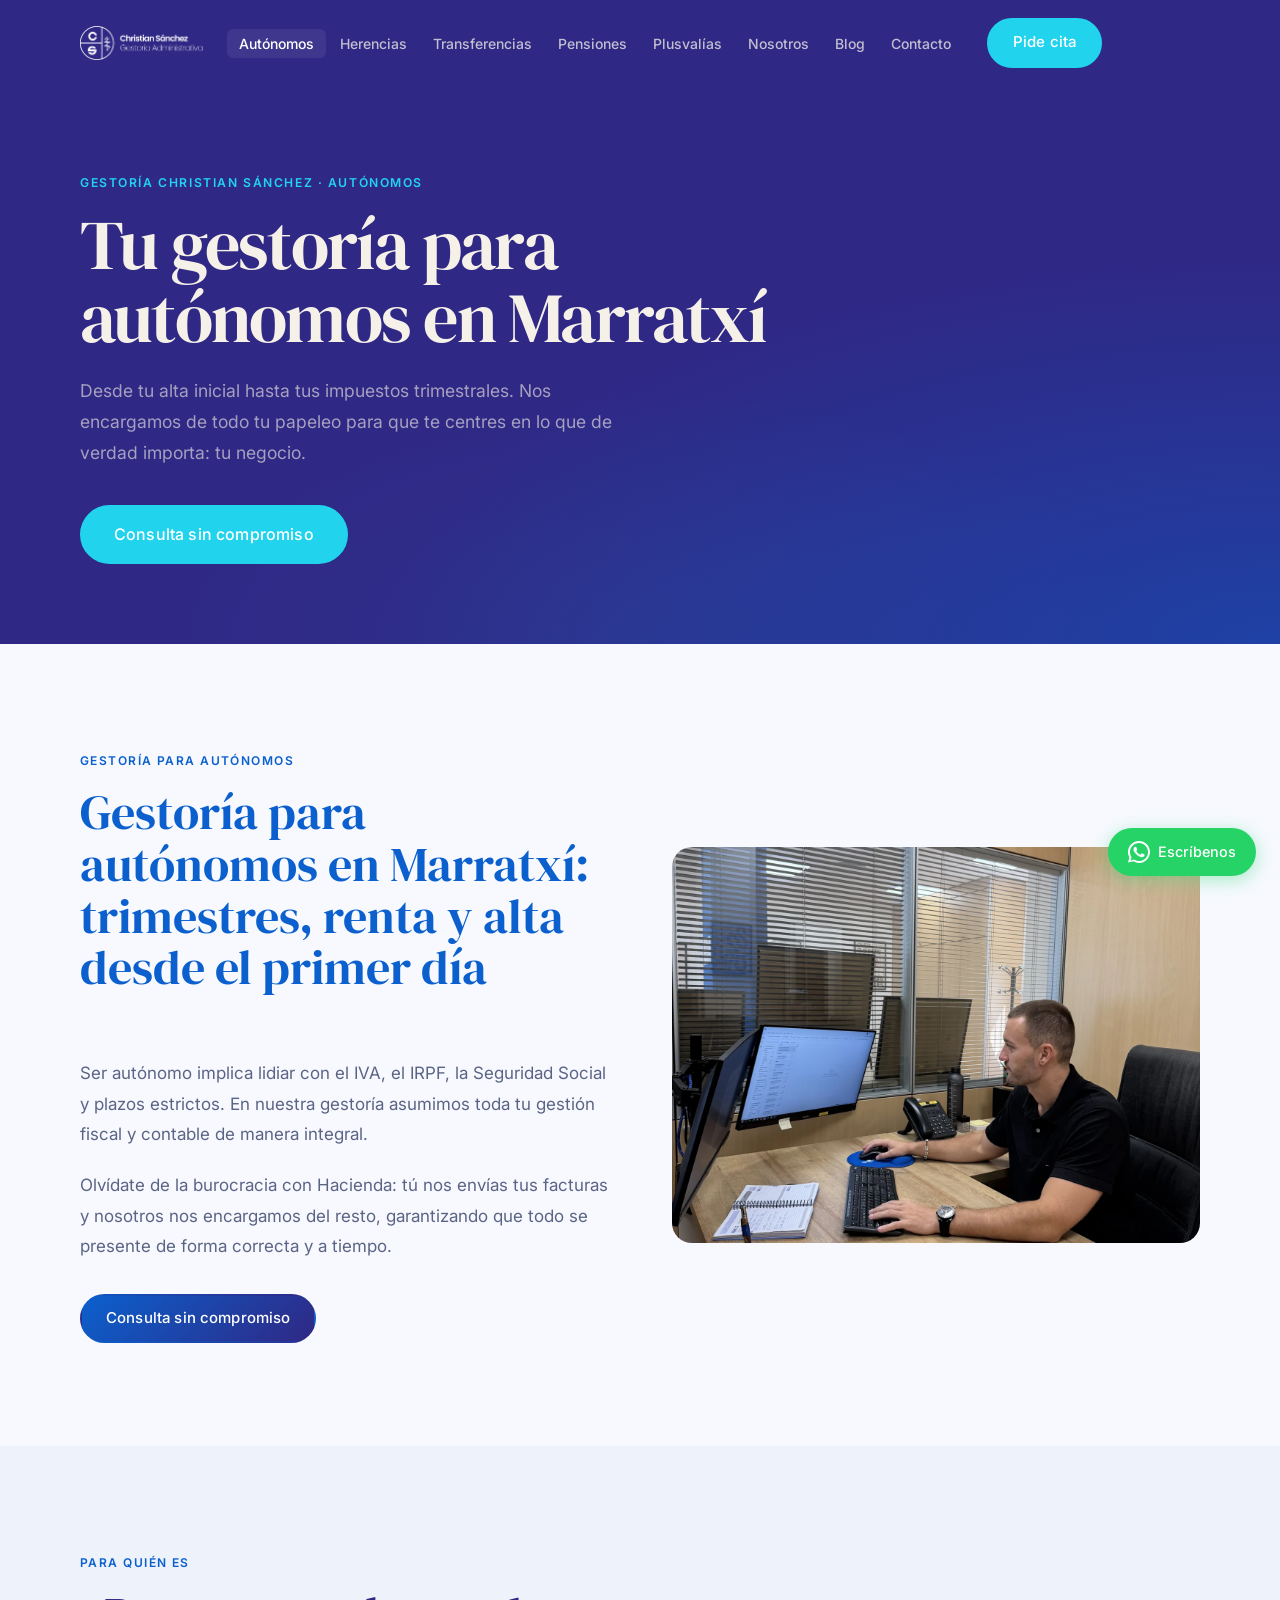
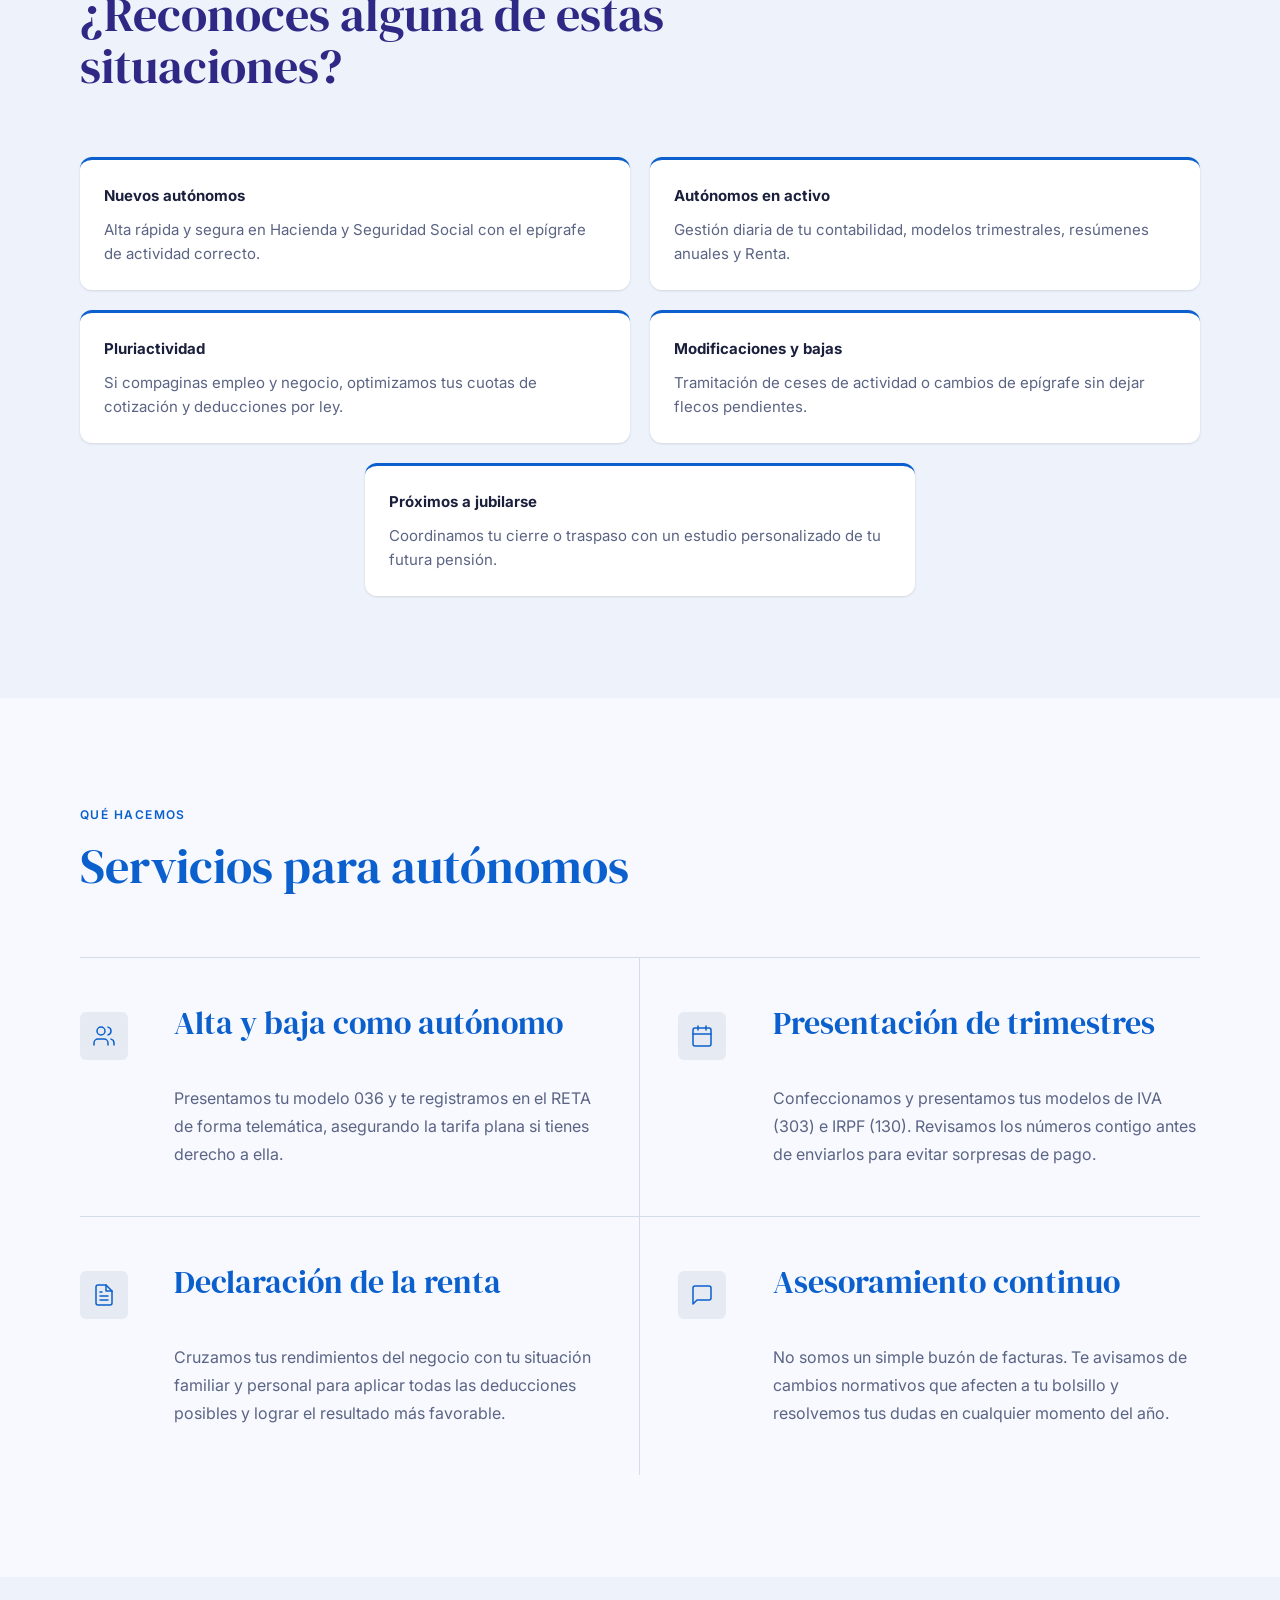
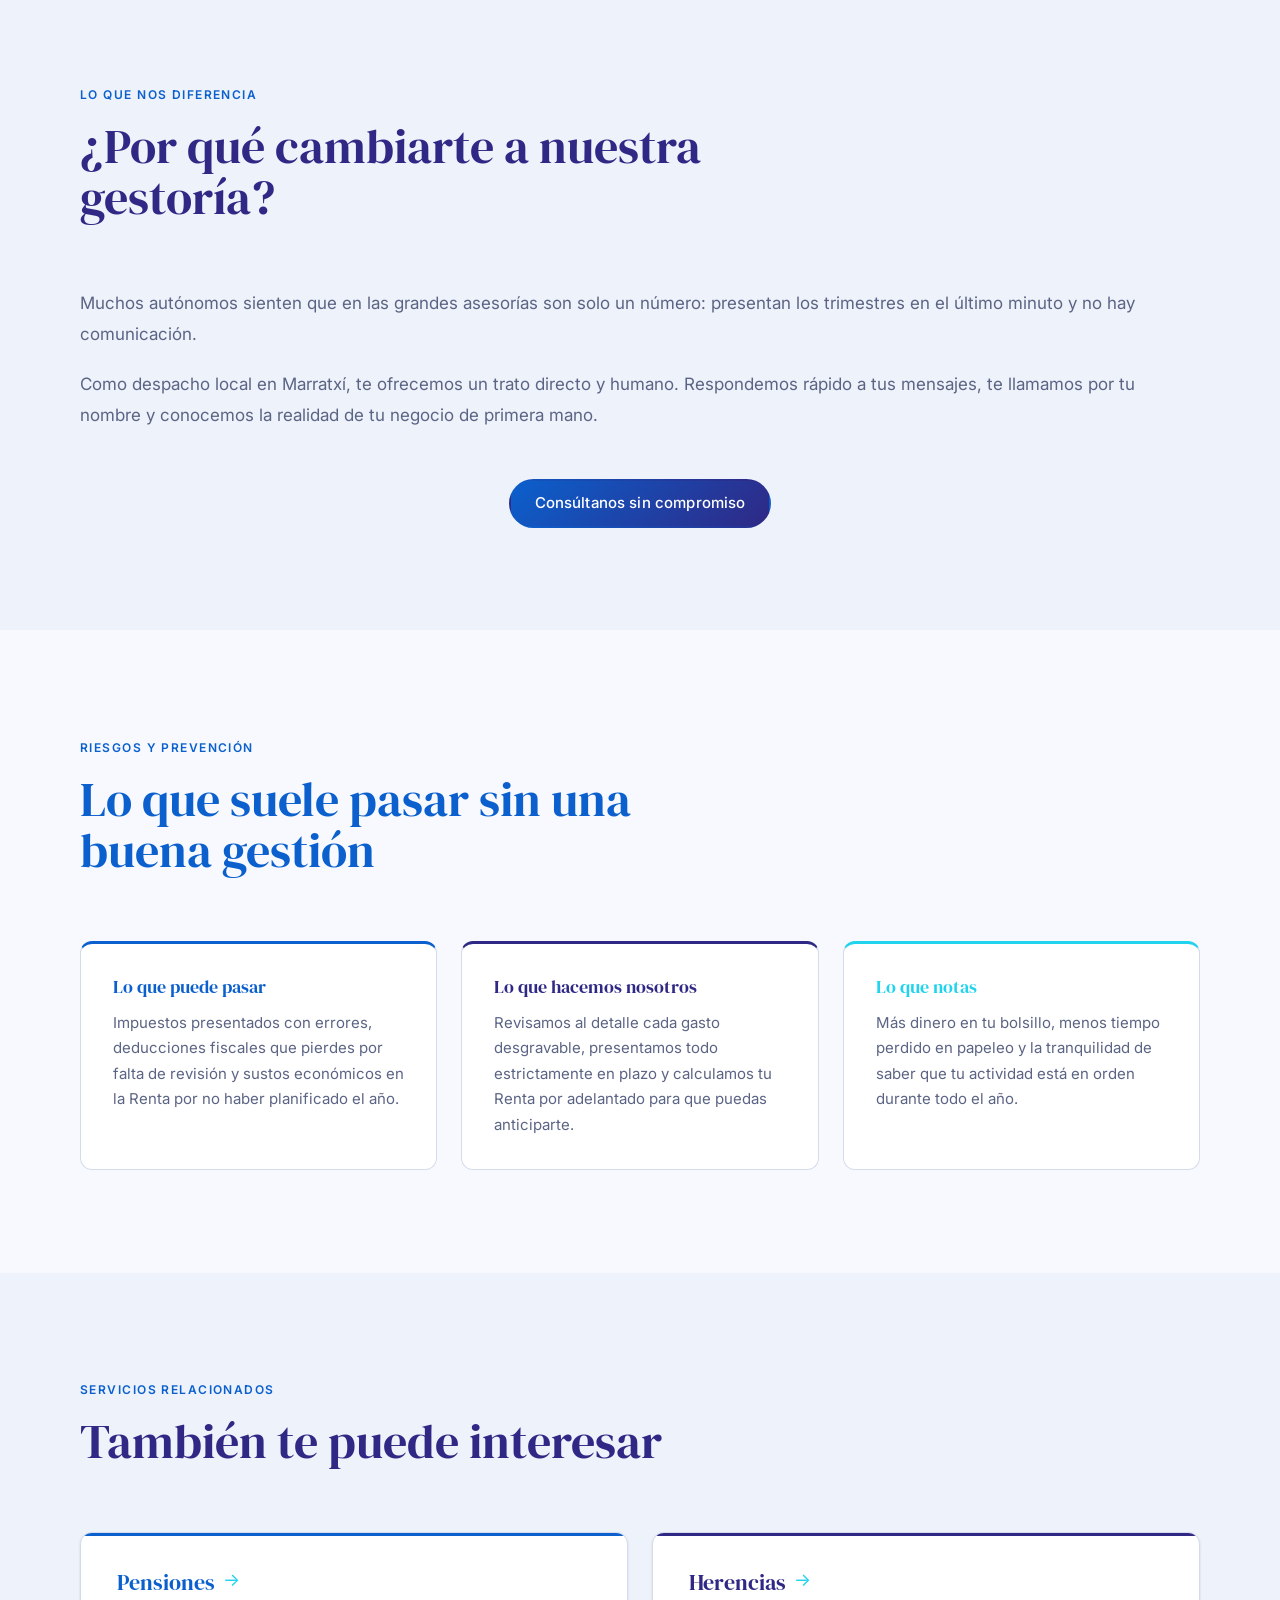
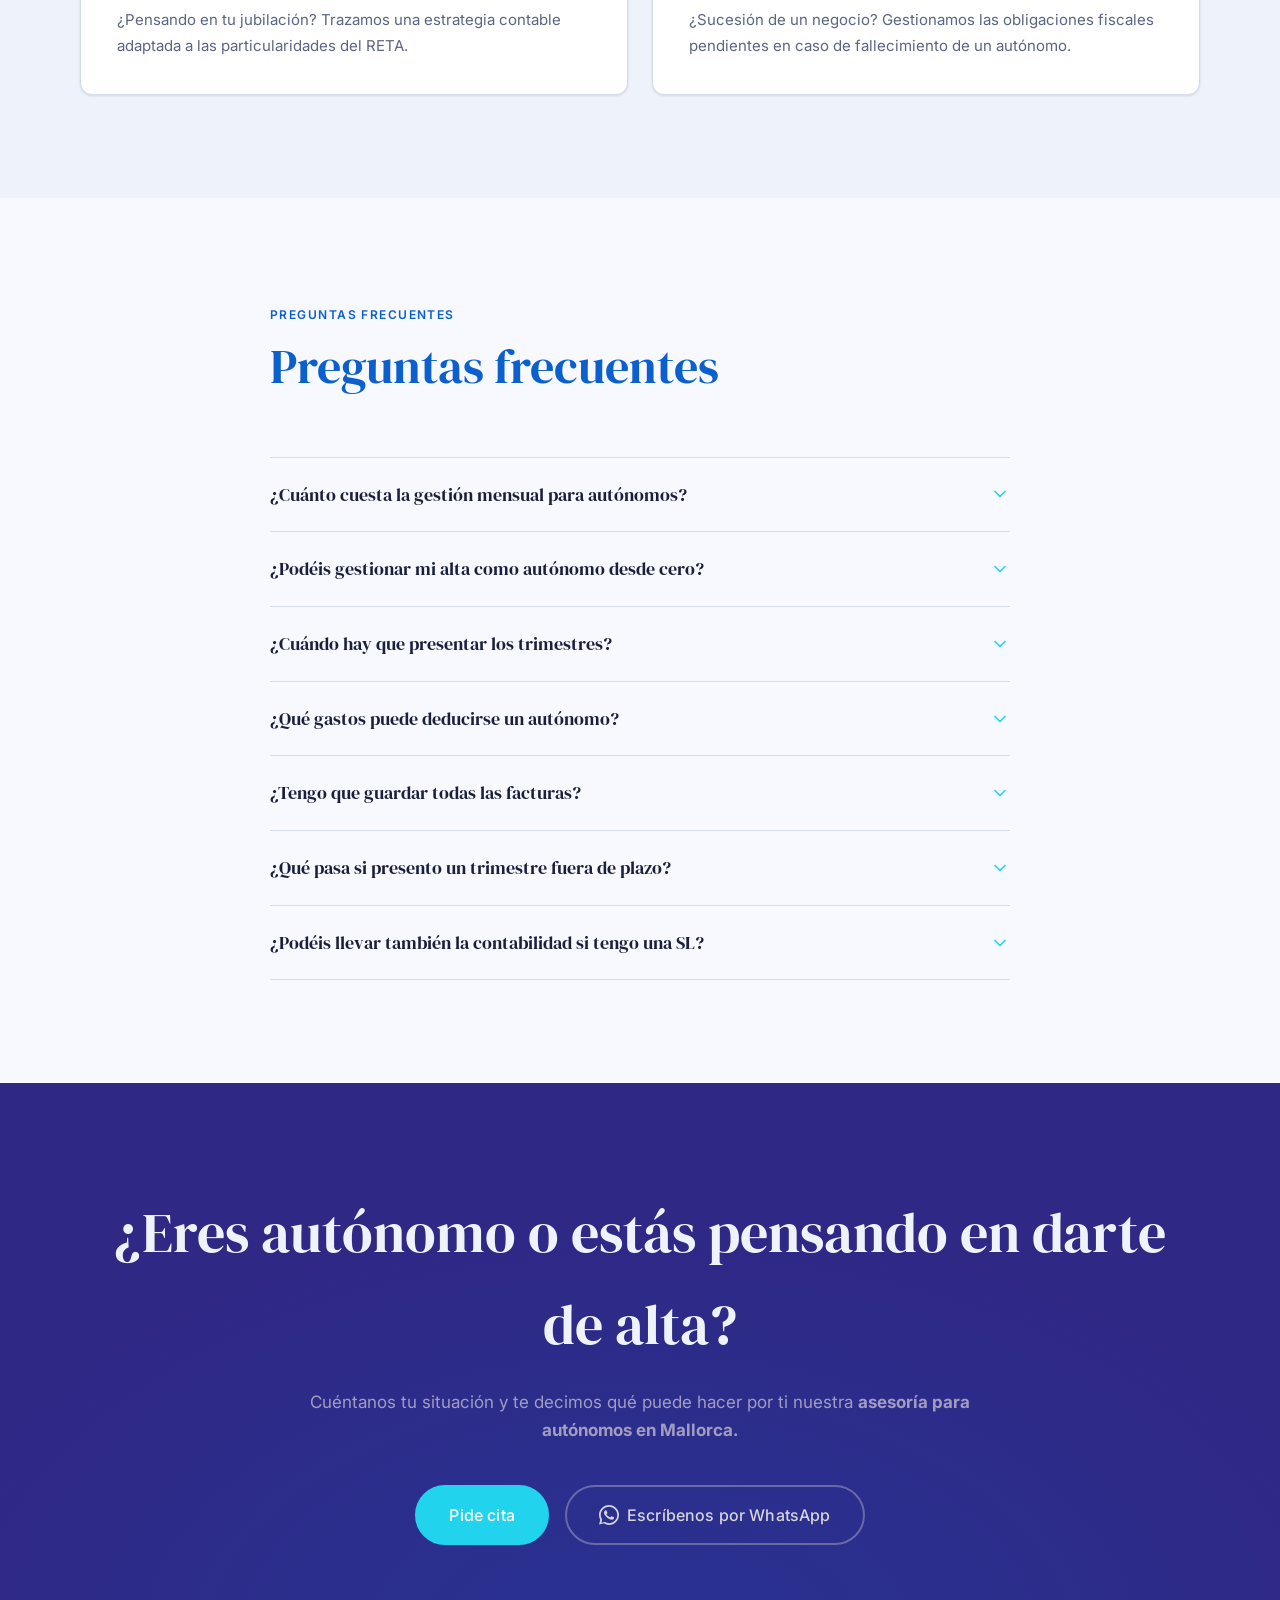
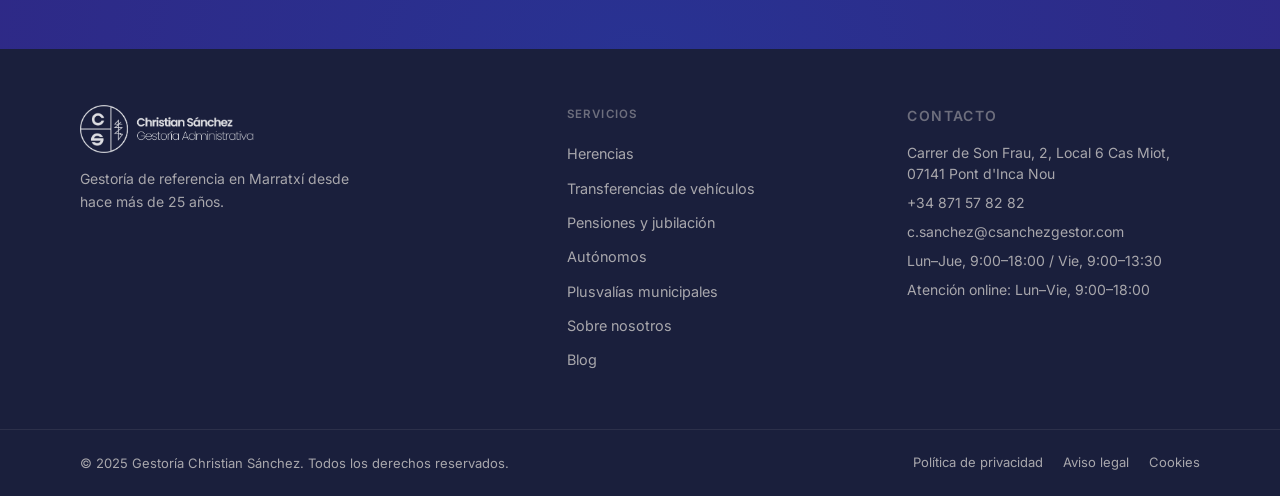
<file: screens/autonomos/index.html>
<!DOCTYPE html>
<html lang="es">
<head>
    <meta charset="UTF-8">
    <link rel="icon" type="image/png" href="../../assets/logo-icon.png">
    <meta name="viewport" content="width=device-width, initial-scale=1.0">
    <title>Asesoría autónomos Marratxí | Gestoría Mallorca</title>
    <meta name="description" content="Gestión fiscal para autónomos en Marratxí y Mallorca. Alta, trimestres, renta y asesoramiento continuo. Nos encargamos de todo para que te centres en tu actividad.">

    <link rel="preconnect" href="https://fonts.googleapis.com">
    <link rel="preconnect" href="https://fonts.gstatic.com" crossorigin>
    <link href="https://fonts.googleapis.com/css2?family=DM+Serif+Display:ital@0;1&family=Inter:wght@300;400;500;600&display=swap" rel="stylesheet">

    <link rel="stylesheet" href="../assets/global.css">
    <link rel="stylesheet" href="style.css">
</head>
<body>

<!-- ══ NAV ════════════════════════════════════════════════════════ -->
<header class="nav" id="nav">
    <div class="nav-inner container">
        <a href="../../index.html" class="nav-logo" aria-label="Gestoría Christian Sánchez — volver al inicio">
            <img src="../../assets/logo.png" alt="Gestoría Christian Sánchez" class="nav-logo-img">
        </a>
        <nav aria-label="Navegación principal">
            <ul class="nav-links" id="nav-links">
                <li><a href="../autonomos/index.html" aria-current="page">Autónomos</a></li>
                <li><a href="../herencias/index.html">Herencias</a></li>
                <li><a href="../transferencias-vehiculos/index.html">Transferencias</a></li>
                <li><a href="../pensiones/index.html">Pensiones</a></li>
                <!-- PENDIENTE: confirmar con cliente la posición definitiva de Plusvalías en el menú -->
                <li><a href="../plusvalias-municipales/index.html">Plusvalías</a></li>
                <li><a href="../sobre-nosotros/index.html">Nosotros</a></li>
                <li><a href="../blog/index.html">Blog</a></li>
                <li><a href="../contacto/index.html">Contacto</a></li>
            </ul>
        </nav>
        <a href="../contacto/index.html" class="btn btn-accent nav-cta">Pide cita</a>
        <button class="nav-hamburger" id="nav-hamburger" aria-label="Abrir menú" aria-expanded="false" aria-controls="nav-links">
            <span></span><span></span><span></span>
        </button>
    </div>
</header>

<main>

<!-- ══ HERO ═══════════════════════════════════════════════════════ -->
<section class="page-hero" aria-label="Asesoría para autónomos">
    <div class="page-hero-inner container">
        <p class="page-hero-eyebrow">Gestoría Christian Sánchez · Autónomos</p>
        <h1>Tu gestoría para autónomos en Marratxí</h1>
        <p class="page-hero-subtitle">Desde tu alta inicial hasta tus impuestos trimestrales. Nos encargamos de todo tu papeleo para que te centres en lo que de verdad importa: tu negocio.</p>
        <div class="page-hero-actions">
            <a href="../contacto/index.html" class="btn btn-accent btn-lg">Consulta sin compromiso</a>
        </div>
    </div>
</section>

<!-- ══ INTRODUCCIÓN ════════════════════════════════════════════════ -->
<section class="section" aria-labelledby="intro-autonomos-title">
    <div class="container">
        <div class="intro-two-col">
            <div class="intro-two-col-text">
                <div class="section-header">
                    <span class="section-eyebrow">Gestoría para autónomos</span>
                    <h2 id="intro-autonomos-title">Gestoría para autónomos en Marratxí: trimestres, renta y alta desde el primer día</h2>
                </div>
                <div class="intro-text">
                    <p>Ser autónomo implica lidiar con el IVA, el IRPF, la Seguridad Social y plazos estrictos. En nuestra gestoría asumimos toda tu gestión fiscal y contable de manera integral.</p>
                    <p>Olvídate de la burocracia con Hacienda: tú nos envías tus facturas y nosotros nos encargamos del resto, garantizando que todo se presente de forma correcta y a tiempo.</p>
                </div>
                <a href="../contacto/index.html" class="btn btn-outline-primary" style="margin-top:2rem;display:inline-flex;">Consulta sin compromiso</a>
            </div>
            <div class="intro-two-col-img">
                <img src="../../assets/work-christian.webp" alt="Gestoría para autónomos en Mallorca" loading="lazy">
            </div>
        </div>
    </div>
</section>

<!-- ══ PARA QUIÉN ES ═══════════════════════════════════════════════ -->
<section class="section section--cream" aria-labelledby="situaciones-autonomos-title">
    <div class="container">
        <div class="section-header">
            <span class="section-eyebrow">Para quién es</span>
            <h2 id="situaciones-autonomos-title">¿Reconoces alguna de estas situaciones?</h2>
        </div>
        <ul class="paraquien-list">
            <li class="paraquien-item">
                <p class="paraquien-who"><strong>Nuevos autónomos</strong></p>
                <p class="paraquien-what">Alta rápida y segura en Hacienda y Seguridad Social con el epígrafe de actividad correcto.</p>
            </li>
            <li class="paraquien-item">
                <p class="paraquien-who"><strong>Autónomos en activo</strong></p>
                <p class="paraquien-what">Gestión diaria de tu contabilidad, modelos trimestrales, resúmenes anuales y Renta.</p>
            </li>
            <li class="paraquien-item">
                <p class="paraquien-who"><strong>Pluriactividad</strong></p>
                <p class="paraquien-what">Si compaginas empleo y negocio, optimizamos tus cuotas de cotización y deducciones por ley.</p>
            </li>
            <li class="paraquien-item">
                <p class="paraquien-who"><strong>Modificaciones y bajas</strong></p>
                <p class="paraquien-what">Tramitación de ceses de actividad o cambios de epígrafe sin dejar flecos pendientes.</p>
            </li>
            <li class="paraquien-item">
                <p class="paraquien-who"><strong>Próximos a jubilarse</strong></p>
                <p class="paraquien-what">Coordinamos tu cierre o traspaso con un estudio personalizado de tu futura pensión.</p>
            </li>
        </ul>
    </div>
</section>

<!-- ══ SERVICIOS ════════════════════════════════════════════════════ -->
<section class="section" aria-labelledby="servicios-title">
    <div class="container">
        <div class="section-header">
            <span class="section-eyebrow">Qué hacemos</span>
            <h2 id="servicios-title">Servicios para autónomos</h2>
        </div>
        <div class="service-blocks service-blocks--2col">
            <div class="service-block autonomo-block">
                <div class="autonomo-block-icon" aria-hidden="true">
                    <svg width="24" height="24" viewBox="0 0 24 24" fill="none" stroke="currentColor" stroke-width="1.5" stroke-linecap="round" stroke-linejoin="round"><path d="M16 21v-2a4 4 0 0 0-4-4H6a4 4 0 0 0-4 4v2"/><circle cx="9" cy="7" r="4"/><path d="M22 21v-2a4 4 0 0 0-3-3.87"/><path d="M16 3.13a4 4 0 0 1 0 7.75"/></svg>
                </div>
                <h3>Alta y baja como autónomo</h3>
                <p>Presentamos tu modelo 036 y te registramos en el RETA de forma telemática, asegurando la tarifa plana si tienes derecho a ella.</p>
            </div>
            <div class="service-block autonomo-block">
                <div class="autonomo-block-icon" aria-hidden="true">
                    <svg width="24" height="24" viewBox="0 0 24 24" fill="none" stroke="currentColor" stroke-width="1.5" stroke-linecap="round" stroke-linejoin="round"><rect x="3" y="4" width="18" height="18" rx="2" ry="2"/><line x1="16" y1="2" x2="16" y2="6"/><line x1="8" y1="2" x2="8" y2="6"/><line x1="3" y1="10" x2="21" y2="10"/></svg>
                </div>
                <h3>Presentación de trimestres</h3>
                <p>Confeccionamos y presentamos tus modelos de IVA (303) e IRPF (130). Revisamos los números contigo antes de enviarlos para evitar sorpresas de pago.</p>
            </div>
            <div class="service-block autonomo-block">
                <div class="autonomo-block-icon" aria-hidden="true">
                    <svg width="24" height="24" viewBox="0 0 24 24" fill="none" stroke="currentColor" stroke-width="1.5" stroke-linecap="round" stroke-linejoin="round"><path d="M14 2H6a2 2 0 0 0-2 2v16a2 2 0 0 0 2 2h12a2 2 0 0 0 2-2V8z"/><polyline points="14,2 14,8 20,8"/><line x1="16" y1="13" x2="8" y2="13"/><line x1="16" y1="17" x2="8" y2="17"/><polyline points="10,9 9,9 8,9"/></svg>
                </div>
                <h3>Declaración de la renta</h3>
                <p>Cruzamos tus rendimientos del negocio con tu situación familiar y personal para aplicar todas las deducciones posibles y lograr el resultado más favorable.</p>
            </div>
            <div class="service-block autonomo-block">
                <div class="autonomo-block-icon" aria-hidden="true">
                    <svg width="24" height="24" viewBox="0 0 24 24" fill="none" stroke="currentColor" stroke-width="1.5" stroke-linecap="round" stroke-linejoin="round"><path d="M21 15a2 2 0 0 1-2 2H7l-4 4V5a2 2 0 0 1 2-2h14a2 2 0 0 1 2 2z"/></svg>
                </div>
                <h3>Asesoramiento continuo</h3>
                <p>No somos un simple buzón de facturas. Te avisamos de cambios normativos que afecten a tu bolsillo y resolvemos tus dudas en cualquier momento del año.</p>
            </div>
        </div>
    </div>
</section>

<!-- ══ POR QUÉ CAMBIARTE ════════════════════════════════════════════ -->
<section class="section section--cream" aria-labelledby="cambiarte-title">
    <div class="container">
        <div class="section-header">
            <span class="section-eyebrow">Lo que nos diferencia</span>
            <h2 id="cambiarte-title">¿Por qué cambiarte a nuestra gestoría?</h2>
        </div>
        <div class="intro-text">
            <p>Muchos autónomos sienten que en las grandes asesorías son solo un número: presentan los trimestres en el último minuto y no hay comunicación.</p>
            <p>Como despacho local en Marratxí, te ofrecemos un trato directo y humano. Respondemos rápido a tus mensajes, te llamamos por tu nombre y conocemos la realidad de tu negocio de primera mano.</p>
        </div>
        <div class="section-cta">
            <a href="../contacto/index.html" class="btn btn-outline-primary">Consúltanos sin compromiso</a>
        </div>
    </div>
</section>

<!-- ══ LO QUE EVITAMOS ══════════════════════════════════════════════ -->
<section class="section" aria-labelledby="evitamos-title">
    <div class="container">
        <div class="section-header">
            <span class="section-eyebrow">Riesgos y prevención</span>
            <h2 id="evitamos-title">Lo que suele pasar sin una buena gestión</h2>
        </div>
        <div class="alerta-grid">
            <div class="alerta-card">
                <h3>Lo que puede pasar</h3>
                <p>Impuestos presentados con errores, deducciones fiscales que pierdes por falta de revisión y sustos económicos en la Renta por no haber planificado el año.</p>
            </div>
            <div class="alerta-card">
                <h3>Lo que hacemos nosotros</h3>
                <p>Revisamos al detalle cada gasto desgravable, presentamos todo estrictamente en plazo y calculamos tu Renta por adelantado para que puedas anticiparte.</p>
            </div>
            <div class="alerta-card">
                <h3>Lo que notas</h3>
                <p>Más dinero en tu bolsillo, menos tiempo perdido en papeleo y la tranquilidad de saber que tu actividad está en orden durante todo el año.</p>
            </div>
        </div>
    </div>
</section>

<!-- ══ SERVICIOS RELACIONADOS ═══════════════════════════════════════ -->
<section class="section section--cream" aria-labelledby="relacionados-autonomos-title">
    <div class="container">
        <div class="section-header">
            <span class="section-eyebrow">Servicios relacionados</span>
            <h2 id="relacionados-autonomos-title">También te puede interesar</h2>
        </div>
        <div class="relacionados-list">
            <article class="relacionado-card">
                <h3><a href="../pensiones/index.html" class="relacionado-card-title">Pensiones</a></h3>
                <p>¿Pensando en tu jubilación? Trazamos una estrategia contable adaptada a las particularidades del RETA.</p>
            </article>
            <article class="relacionado-card">
                <h3><a href="../herencias/index.html" class="relacionado-card-title">Herencias</a></h3>
                <p>¿Sucesión de un negocio? Gestionamos las obligaciones fiscales pendientes en caso de fallecimiento de un autónomo.</p>
            </article>
        </div>
    </div>
</section>

<!-- ══ FAQS ════════════════════════════════════════════════════════ -->
<section class="section faq" aria-labelledby="faq-autonomos-title">
    <div class="container faq-inner">
        <div class="section-header">
            <span class="section-eyebrow">Preguntas frecuentes</span>
            <h2 id="faq-autonomos-title">Preguntas frecuentes</h2>
        </div>
        <div class="faq-list">
            <details class="faq-item">
                <summary class="faq-question">¿Cuánto cuesta la gestión mensual para autónomos?</summary>
                <div class="faq-answer">
                    <p>La tarifa mensual se adapta al volumen de tus facturas y la complejidad de tu actividad. Ofrecemos precios competitivos, totalmente transparentes y <strong>sin compromiso de permanencia</strong>. Consúltanos para recibir tu presupuesto.</p>
                </div>
            </details>
            <details class="faq-item">
                <summary class="faq-question">¿Podéis gestionar mi alta como autónomo desde cero?</summary>
                <div class="faq-answer">
                    <p>Sí, nos encargamos de todo el proceso. Te damos de alta en Hacienda y Seguridad Social, te ayudamos a elegir el epígrafe correcto y te dejamos listo para emitir tus primeras facturas.</p>
                </div>
            </details>
            <details class="faq-item">
                <summary class="faq-question">¿Cuándo hay que presentar los trimestres?</summary>
                <div class="faq-answer">
                    <p>Se presentan cuatro veces al año: en <strong>abril, julio, octubre y enero</strong>. Nosotros nos encargamos de avisarte con tiempo para recopilar tus facturas y presentar todo dentro del plazo legal.</p>
                </div>
            </details>
            <details class="faq-item">
                <summary class="faq-question">¿Qué gastos puede deducirse un autónomo?</summary>
                <div class="faq-answer">
                    <p>Todos los vinculados directamente a tu negocio: herramientas, material, local, cuotas de autónomo, seguros, formación y vehículo (bajo criterios específicos). En nuestra primera reunión te indicaremos exactamente qué puedes desgravarte.</p>
                </div>
            </details>
            <details class="faq-item">
                <summary class="faq-question">¿Tengo que guardar todas las facturas?</summary>
                <div class="faq-answer">
                    <p>Sí, es obligatorio conservarlas (tanto emitidas como recibidas) durante un mínimo de <strong>4 años</strong>. Te enseñamos un método sencillo para organizarlas sin que te reste tiempo de trabajo.</p>
                </div>
            </details>
            <details class="faq-item">
                <summary class="faq-question">¿Qué pasa si presento un trimestre fuera de plazo?</summary>
                <div class="faq-answer">
                    <p>Hacienda aplica recargos económicos automáticos que aumentan con los meses de retraso. Para evitarlo, controlamos rigurosamente tu calendario fiscal para que nunca pagues sanciones por un descuido.</p>
                </div>
            </details>
            <details class="faq-item">
                <summary class="faq-question">¿Podéis llevar también la contabilidad si tengo una SL?</summary>
                <div class="faq-answer">
                    <p>Nuestra especialidad son los autónomos, profesionales y particulares. Si tu sociedad requiere una contabilidad mercantil compleja, valoramos el caso o te derivamos a un despacho especializado en grandes empresas.</p>
                </div>
            </details>
        </div>
    </div>
</section>

<!-- ══ CTA BANNER ══════════════════════════════════════════════════ -->
<section class="cta-banner" aria-label="Llamada a la acción">
    <div class="container">
        <h2>¿Eres autónomo o estás pensando en darte de alta?</h2>
        <p>Cuéntanos tu situación y te decimos qué puede hacer por ti nuestra <strong>asesoría para autónomos en Mallorca.</strong></p>
        <div class="cta-banner-actions">
            <a href="../contacto/index.html" class="btn btn-accent btn-lg">Pide cita</a>
            <a href="#" class="btn btn-ghost btn-lg">
                <svg width="20" height="20" viewBox="0 0 24 24" fill="currentColor" aria-hidden="true"><path d="M17.472 14.382c-.297-.149-1.758-.867-2.03-.967-.273-.099-.471-.148-.67.15-.197.297-.767.966-.94 1.164-.173.199-.347.223-.644.075-.297-.15-1.255-.463-2.39-1.475-.883-.788-1.48-1.761-1.653-2.059-.173-.297-.018-.458.13-.606.134-.133.298-.347.446-.52.149-.174.198-.298.298-.497.099-.198.05-.371-.025-.52-.075-.149-.669-1.612-.916-2.207-.242-.579-.487-.5-.669-.51-.173-.008-.371-.01-.57-.01-.198 0-.52.074-.792.372-.272.297-1.04 1.016-1.04 2.479 0 1.462 1.065 2.875 1.213 3.074.149.198 2.096 3.2 5.077 4.487.709.306 1.262.489 1.694.625.712.227 1.36.195 1.871.118.571-.085 1.758-.719 2.006-1.413.248-.694.248-1.289.173-1.413-.074-.124-.272-.198-.57-.347z"/><path d="M12 0C5.373 0 0 5.373 0 12c0 2.123.555 4.116 1.527 5.849L.057 23.5l5.833-1.53A11.945 11.945 0 0012 24c6.627 0 12-5.373 12-12S18.627 0 12 0zm0 21.894a9.898 9.898 0 01-5.047-1.378l-.362-.214-3.741.981.998-3.648-.235-.374A9.862 9.862 0 012.106 12c0-5.46 4.434-9.894 9.894-9.894 5.46 0 9.894 4.434 9.894 9.894 0 5.46-4.434 9.894-9.894 9.894z"/></svg>
                Escríbenos por WhatsApp
            </a>
        </div>
    </div>
</section>

</main>

<!-- ══ FOOTER ══════════════════════════════════════════════════════ -->
<footer class="footer">
    <div class="container">
        <div class="footer-inner">
            <div class="footer-brand">
                <img src="../../assets/logo.png" alt="Gestoría Christian Sánchez" class="footer-logo-img">
                <p class="footer-brand-desc">Gestoría de referencia en Marratxí desde hace más de 25 años.</p>
            </div>
            <div class="footer-nav">
                <p class="footer-col-title">Servicios</p>
                <ul>
                    <li><a href="../herencias/index.html">Herencias</a></li>
                    <li><a href="../transferencias-vehiculos/index.html">Transferencias de vehículos</a></li>
                    <li><a href="../pensiones/index.html">Pensiones y jubilación</a></li>
                    <li><a href="../autonomos/index.html">Autónomos</a></li>
                    <!-- PENDIENTE: confirmar con cliente la posición definitiva de Plusvalías en el footer -->
                    <li><a href="../plusvalias-municipales/index.html">Plusvalías municipales</a></li>
                    <li><a href="../sobre-nosotros/index.html">Sobre nosotros</a></li>
                    <li><a href="../blog/index.html">Blog</a></li>
                </ul>
            </div>
            <div class="footer-contact">
                <p class="footer-col-title">Contacto</p>
                <address>
                    <p>Carrer de Son Frau, 2, Local 6
                    Cas Miot, 07141 Pont d'Inca Nou</p>
                    <p><a href="tel:+34871578282">+34 871 57 82 82</a></p>
                    <p><a href="mailto:c.sanchez@csanchezgestor.com">c.sanchez@csanchezgestor.com</a></p>
                    <p>Lun–Jue, 9:00–18:00 / Vie, 9:00–13:30</p>
                    <p>Atención online: Lun–Vie, 9:00–18:00</p>
                </address>
            </div>
        </div>
    </div>
    <div class="footer-bottom">
        <div class="footer-bottom-inner container">
            <p>© 2025 Gestoría Christian Sánchez. Todos los derechos reservados.</p>
            <nav aria-label="Legal">
                <a href="#">Política de privacidad</a>
                <a href="#">Aviso legal</a>
                <a href="#">Cookies</a>
            </nav>
        </div>
    </div>
</footer>

<a href="#" class="whatsapp-float" aria-label="Escríbenos por WhatsApp">
    <svg width="22" height="22" viewBox="0 0 24 24" fill="currentColor" aria-hidden="true"><path d="M17.472 14.382c-.297-.149-1.758-.867-2.03-.967-.273-.099-.471-.148-.67.15-.197.297-.767.966-.94 1.164-.173.199-.347.223-.644.075-.297-.15-1.255-.463-2.39-1.475-.883-.788-1.48-1.761-1.653-2.059-.173-.297-.018-.458.13-.606.134-.133.298-.347.446-.52.149-.174.198-.298.298-.497.099-.198.05-.371-.025-.52-.075-.149-.669-1.612-.916-2.207-.242-.579-.487-.5-.669-.51-.173-.008-.371-.01-.57-.01-.198 0-.52.074-.792.372-.272.297-1.04 1.016-1.04 2.479 0 1.462 1.065 2.875 1.213 3.074.149.198 2.096 3.2 5.077 4.487.709.306 1.262.489 1.694.625.712.227 1.36.195 1.871.118.571-.085 1.758-.719 2.006-1.413.248-.694.248-1.289.173-1.413-.074-.124-.272-.198-.57-.347z"/><path d="M12 0C5.373 0 0 5.373 0 12c0 2.123.555 4.116 1.527 5.849L.057 23.5l5.833-1.53A11.945 11.945 0 0012 24c6.627 0 12-5.373 12-12S18.627 0 12 0zm0 21.894a9.898 9.898 0 01-5.047-1.378l-.362-.214-3.741.981.998-3.648-.235-.374A9.862 9.862 0 012.106 12c0-5.46 4.434-9.894 9.894-9.894 5.46 0 9.894 4.434 9.894 9.894 0 5.46-4.434 9.894-9.894 9.894z"/></svg>
    <span>Escríbenos</span>
</a>

<script>
const nav = document.getElementById('nav');
const hamburger = document.getElementById('nav-hamburger');
const navLinks = document.getElementById('nav-links');
hamburger.addEventListener('click', () => {
    const open = navLinks.classList.toggle('is-open');
    hamburger.setAttribute('aria-expanded', open);
});
navLinks.querySelectorAll('a').forEach(a => a.addEventListener('click', () => {
    navLinks.classList.remove('is-open');
    hamburger.setAttribute('aria-expanded', 'false');
}));
window.addEventListener('scroll', () => {
    nav.classList.toggle('nav--scrolled', window.scrollY > 40);
}, { passive: true });
</script>
</body>
</html>
</file>
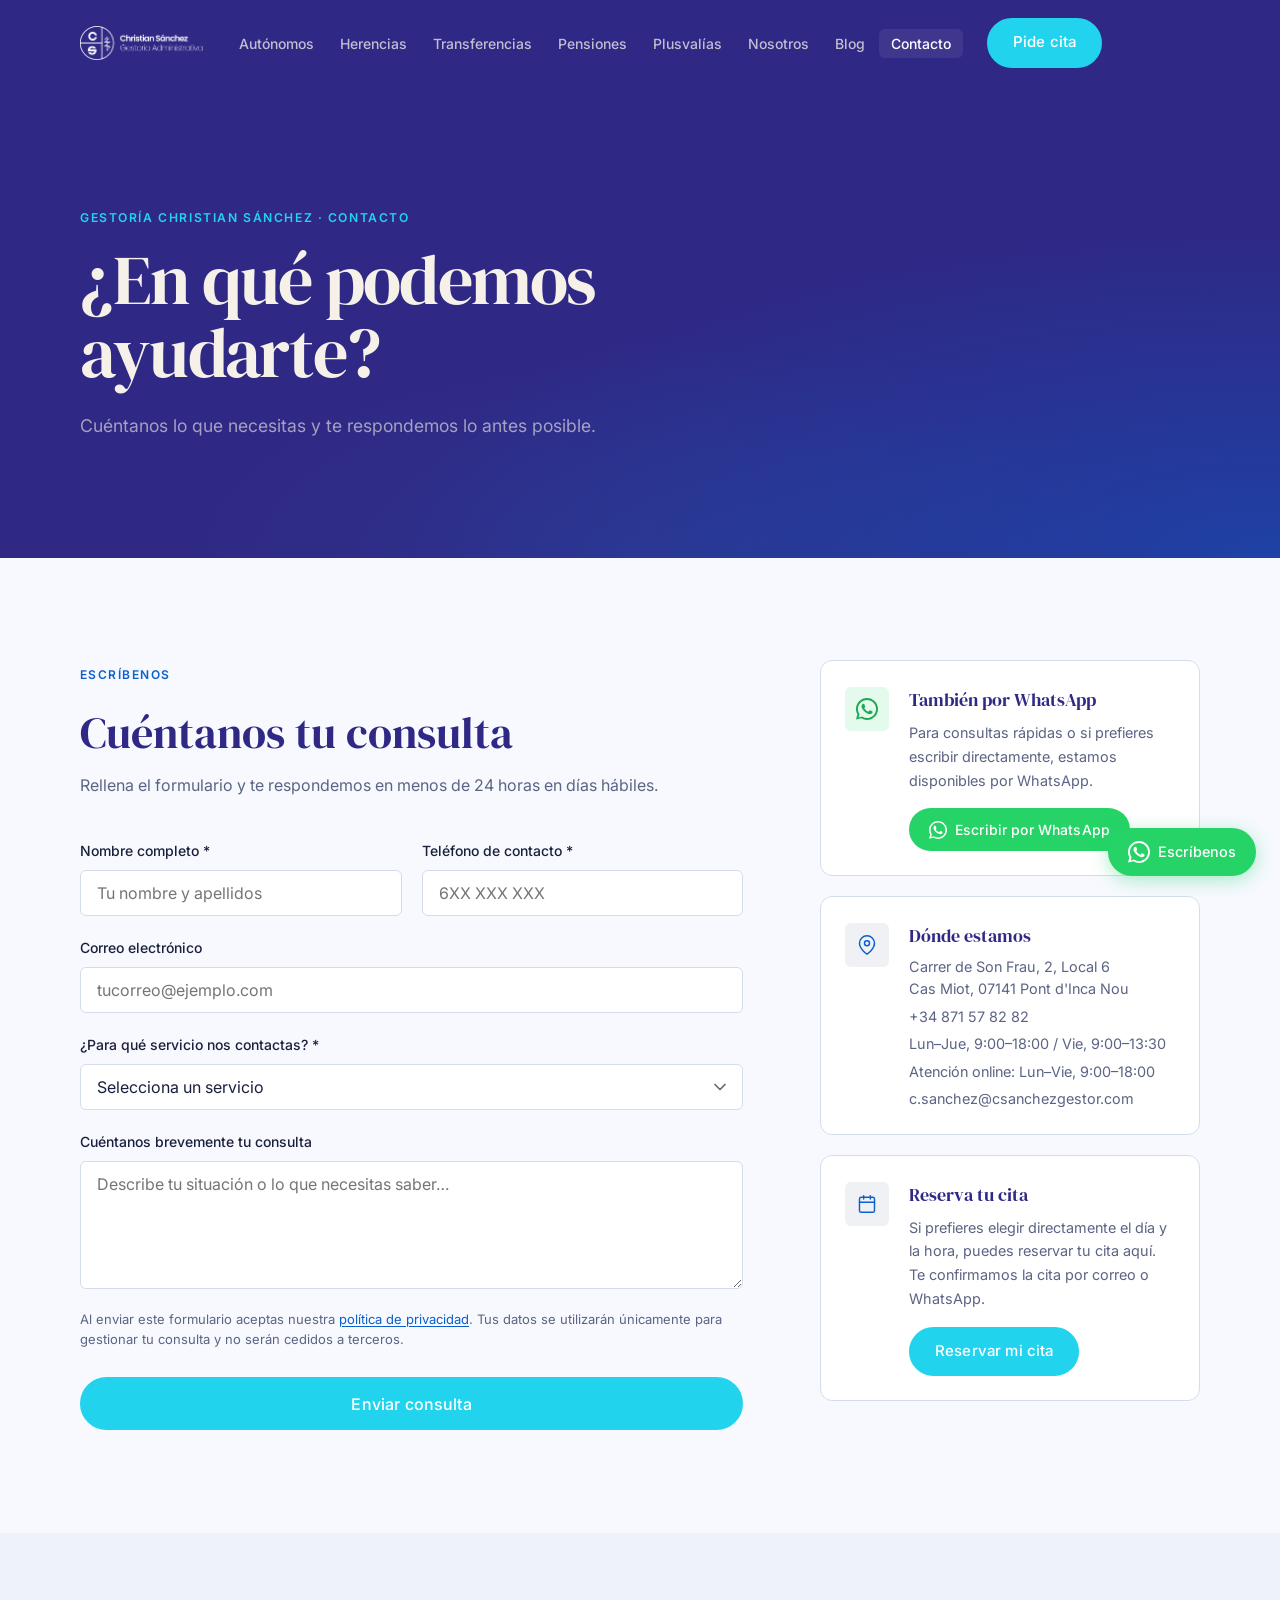
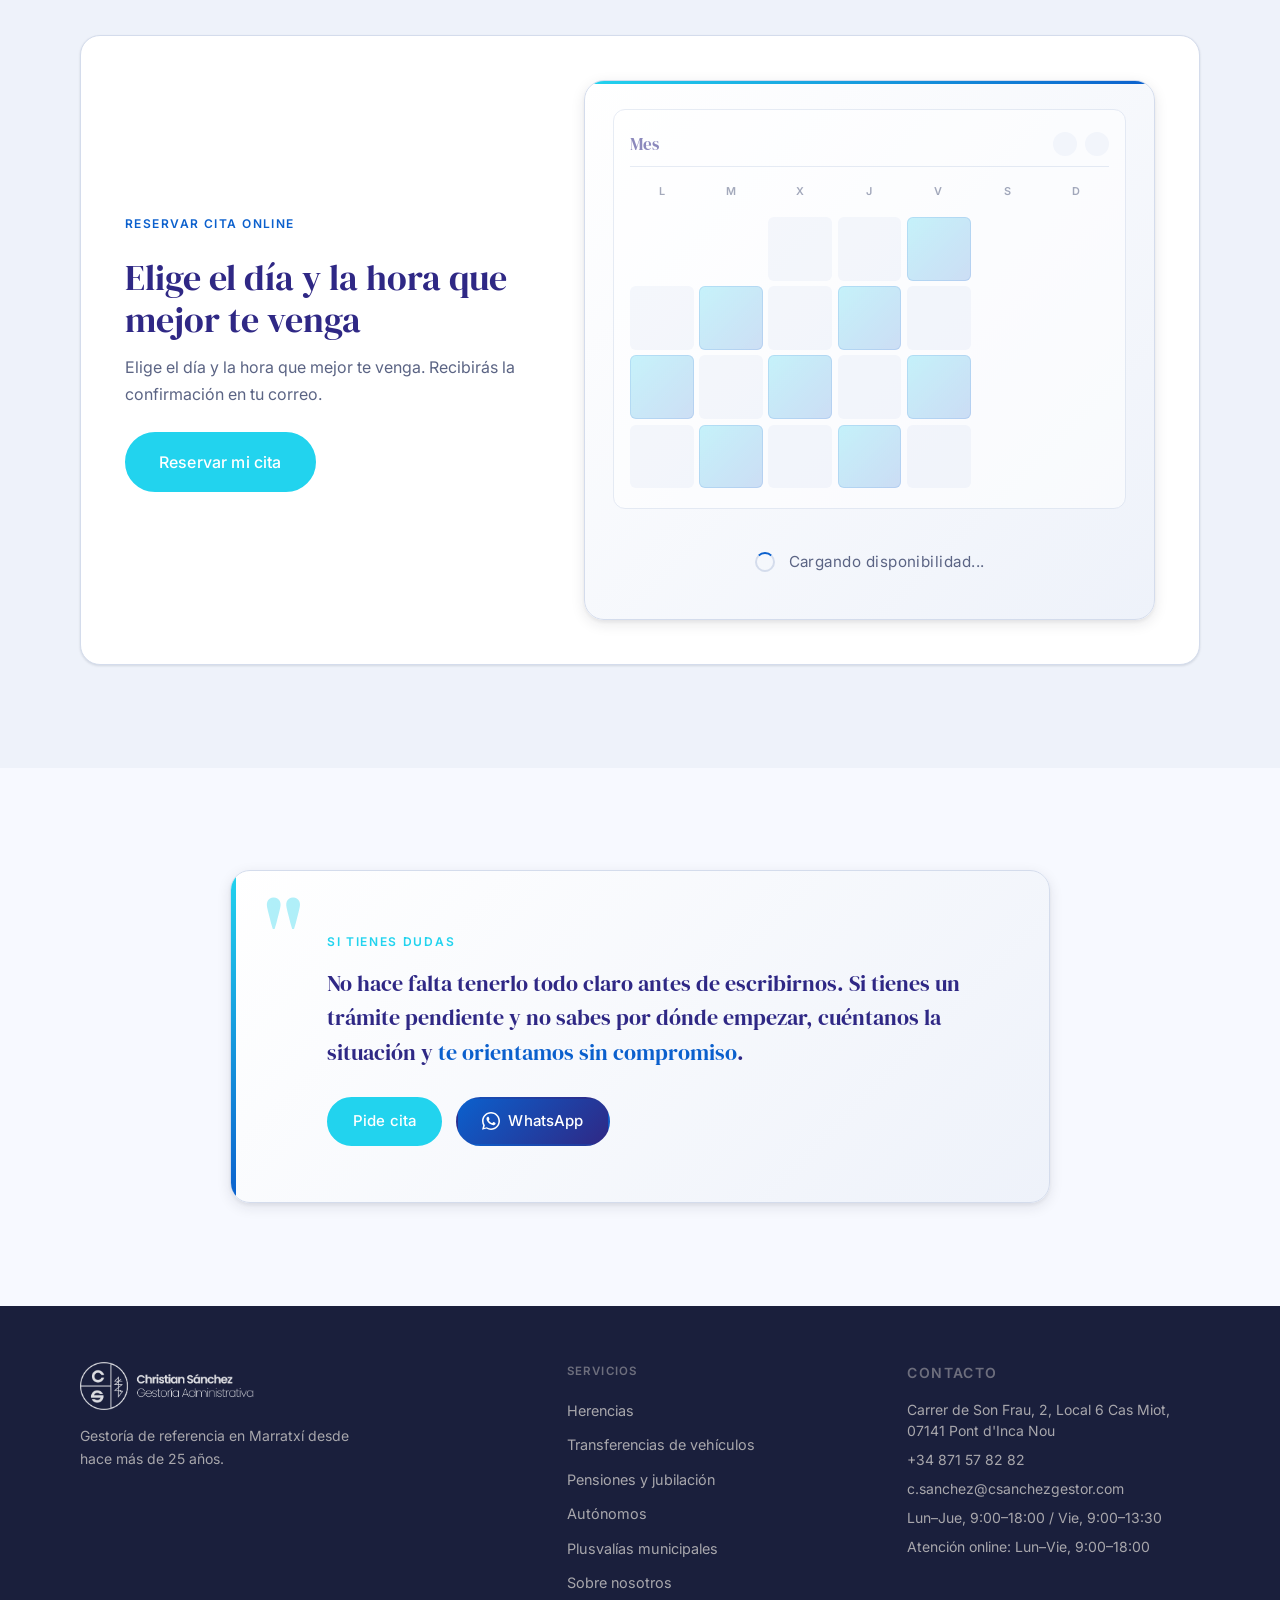
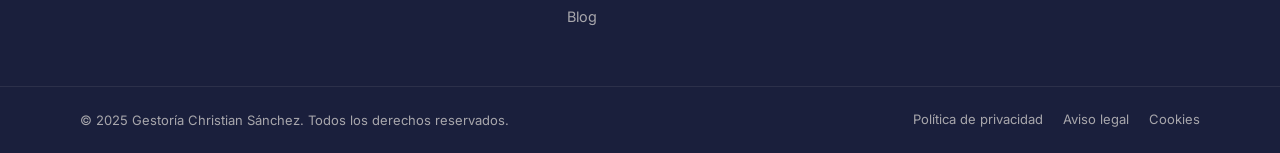
<file: screens/contacto/index.html>
<!DOCTYPE html>
<html lang="es">
<head>
    <meta charset="UTF-8">
    <link rel="icon" type="image/png" href="../../assets/logo-icon.png">
    <meta name="viewport" content="width=device-width, initial-scale=1.0">
    <title>Contacto y citas | Gestoría Christian Sánchez Marratxí</title>
    <meta name="description" content="Pide cita o escríbenos por WhatsApp. Gestoría en Marratxí para herencias, transferencias, pensiones y autónomos. Te respondemos en menos de 24 horas.">

    <link rel="preconnect" href="https://fonts.googleapis.com">
    <link rel="preconnect" href="https://fonts.gstatic.com" crossorigin>
    <link href="https://fonts.googleapis.com/css2?family=DM+Serif+Display:ital@0;1&family=Inter:wght@300;400;500;600&display=swap" rel="stylesheet">

    <link rel="stylesheet" href="../assets/global.css">
    <link rel="stylesheet" href="style.css">
</head>
<body>

<!-- ══ NAV ════════════════════════════════════════════════════════ -->
<header class="nav" id="nav">
    <div class="nav-inner container">
        <a href="../../index.html" class="nav-logo" aria-label="Gestoría Christian Sánchez — volver al inicio">
            <img src="../../assets/logo.png" alt="Gestoría Christian Sánchez" class="nav-logo-img">
        </a>
        <nav aria-label="Navegación principal">
            <ul class="nav-links" id="nav-links">
                <li><a href="../autonomos/index.html">Autónomos</a></li>
                <li><a href="../herencias/index.html">Herencias</a></li>
                <li><a href="../transferencias-vehiculos/index.html">Transferencias</a></li>
                <li><a href="../pensiones/index.html">Pensiones</a></li>
                <!-- PENDIENTE: confirmar con cliente la posición definitiva de Plusvalías en el menú -->
                <li><a href="../plusvalias-municipales/index.html">Plusvalías</a></li>
                <li><a href="../sobre-nosotros/index.html">Nosotros</a></li>
                <li><a href="../blog/index.html">Blog</a></li>
                <li><a href="../contacto/index.html" aria-current="page">Contacto</a></li>
            </ul>
        </nav>
        <a href="../contacto/index.html" class="btn btn-accent nav-cta">Pide cita</a>
        <button class="nav-hamburger" id="nav-hamburger" aria-label="Abrir menú" aria-expanded="false" aria-controls="nav-links">
            <span></span><span></span><span></span>
        </button>
    </div>
</header>

<main>

<!-- ══ HERO ═══════════════════════════════════════════════════════ -->
<section class="page-hero page-hero--contacto" aria-label="Contacto">
    <div class="page-hero-inner container">
        <p class="page-hero-eyebrow">Gestoría Christian Sánchez · Contacto</p>
        <h1>¿En qué podemos ayudarte?</h1>
        <p class="page-hero-subtitle">Cuéntanos lo que necesitas y te respondemos lo antes posible.</p>
    </div>
</section>

<!-- ══ CONTACTO PRINCIPAL ══════════════════════════════════════════ -->
<section class="section" aria-label="Formulario de contacto y datos">
    <div class="container">
        <div class="contacto-grid">

            <!-- Formulario -->
            <div class="contacto-form-col">
                <div class="form-header">
                    <span class="section-eyebrow">Escríbenos</span>
                    <h2>Cuéntanos tu consulta</h2>
                    <p>Rellena el formulario y te respondemos en menos de 24 horas en días hábiles.</p>
                </div>

                <form class="contact-form" novalidate aria-label="Formulario de contacto">
                    <div class="form-row">
                        <div class="form-group">
                            <label for="nombre" class="form-label">Nombre completo <span aria-hidden="true">*</span></label>
                            <input type="text" id="nombre" name="nombre" class="form-input" required autocomplete="name" placeholder="Tu nombre y apellidos">
                        </div>
                        <div class="form-group">
                            <label for="telefono" class="form-label">Teléfono de contacto <span aria-hidden="true">*</span></label>
                            <input type="tel" id="telefono" name="telefono" class="form-input" required autocomplete="tel" placeholder="6XX XXX XXX">
                        </div>
                    </div>

                    <div class="form-group">
                        <label for="email" class="form-label">Correo electrónico</label>
                        <input type="email" id="email" name="email" class="form-input" autocomplete="email" placeholder="tucorreo@ejemplo.com">
                    </div>

                    <div class="form-group">
                        <label for="servicio" class="form-label">¿Para qué servicio nos contactas? <span aria-hidden="true">*</span></label>
                        <select id="servicio" name="servicio" class="form-select" required>
                            <option value="" disabled selected>Selecciona un servicio</option>
                            <option value="herencias">Herencias y cancelaciones de usufructo</option>
                            <option value="transferencias">Transferencia de vehículos</option>
                            <option value="pensiones">Pensiones y jubilación</option>
                            <option value="autonomos">Autónomos</option>
                            <option value="otro">Otro trámite o consulta general</option>
                        </select>
                    </div>

                    <div class="form-group">
                        <label for="consulta" class="form-label">Cuéntanos brevemente tu consulta</label>
                        <textarea id="consulta" name="consulta" class="form-textarea" placeholder="Describe tu situación o lo que necesitas saber…"></textarea>
                    </div>

                    <p class="form-legal">Al enviar este formulario aceptas nuestra <a href="#">política de privacidad</a>. Tus datos se utilizarán únicamente para gestionar tu consulta y no serán cedidos a terceros.</p>

                    <button type="submit" class="btn btn-accent btn-lg form-submit">Enviar consulta</button>
                </form>
            </div>

            <!-- Sidebar -->
            <aside class="contacto-aside">

                <!-- WhatsApp -->
                <div class="contacto-channel">
                    <div class="channel-icon channel-icon--wa" aria-hidden="true">
                        <svg width="22" height="22" viewBox="0 0 24 24" fill="currentColor"><path d="M17.472 14.382c-.297-.149-1.758-.867-2.03-.967-.273-.099-.471-.148-.67.15-.197.297-.767.966-.94 1.164-.173.199-.347.223-.644.075-.297-.15-1.255-.463-2.39-1.475-.883-.788-1.48-1.761-1.653-2.059-.173-.297-.018-.458.13-.606.134-.133.298-.347.446-.52.149-.174.198-.298.298-.497.099-.198.05-.371-.025-.52-.075-.149-.669-1.612-.916-2.207-.242-.579-.487-.5-.669-.51-.173-.008-.371-.01-.57-.01-.198 0-.52.074-.792.372-.272.297-1.04 1.016-1.04 2.479 0 1.462 1.065 2.875 1.213 3.074.149.198 2.096 3.2 5.077 4.487.709.306 1.262.489 1.694.625.712.227 1.36.195 1.871.118.571-.085 1.758-.719 2.006-1.413.248-.694.248-1.289.173-1.413-.074-.124-.272-.198-.57-.347z"/><path d="M12 0C5.373 0 0 5.373 0 12c0 2.123.555 4.116 1.527 5.849L.057 23.5l5.833-1.53A11.945 11.945 0 0012 24c6.627 0 12-5.373 12-12S18.627 0 12 0zm0 21.894a9.898 9.898 0 01-5.047-1.378l-.362-.214-3.741.981.998-3.648-.235-.374A9.862 9.862 0 012.106 12c0-5.46 4.434-9.894 9.894-9.894 5.46 0 9.894 4.434 9.894 9.894 0 5.46-4.434 9.894-9.894 9.894z"/></svg>
                    </div>
                    <div>
                        <h3 class="channel-title">También por WhatsApp</h3>
                        <p class="channel-desc">Para consultas rápidas o si prefieres escribir directamente, estamos disponibles por WhatsApp.</p>
                        <a href="#" class="btn btn-wa" style="margin-top:1rem;">
                            <svg width="18" height="18" viewBox="0 0 24 24" fill="currentColor" aria-hidden="true"><path d="M17.472 14.382c-.297-.149-1.758-.867-2.03-.967-.273-.099-.471-.148-.67.15-.197.297-.767.966-.94 1.164-.173.199-.347.223-.644.075-.297-.15-1.255-.463-2.39-1.475-.883-.788-1.48-1.761-1.653-2.059-.173-.297-.018-.458.13-.606.134-.133.298-.347.446-.52.149-.174.198-.298.298-.497.099-.198.05-.371-.025-.52-.075-.149-.669-1.612-.916-2.207-.242-.579-.487-.5-.669-.51-.173-.008-.371-.01-.57-.01-.198 0-.52.074-.792.372-.272.297-1.04 1.016-1.04 2.479 0 1.462 1.065 2.875 1.213 3.074.149.198 2.096 3.2 5.077 4.487.709.306 1.262.489 1.694.625.712.227 1.36.195 1.871.118.571-.085 1.758-.719 2.006-1.413.248-.694.248-1.289.173-1.413-.074-.124-.272-.198-.57-.347z"/><path d="M12 0C5.373 0 0 5.373 0 12c0 2.123.555 4.116 1.527 5.849L.057 23.5l5.833-1.53A11.945 11.945 0 0012 24c6.627 0 12-5.373 12-12S18.627 0 12 0zm0 21.894a9.898 9.898 0 01-5.047-1.378l-.362-.214-3.741.981.998-3.648-.235-.374A9.862 9.862 0 012.106 12c0-5.46 4.434-9.894 9.894-9.894 5.46 0 9.894 4.434 9.894 9.894 0 5.46-4.434 9.894-9.894 9.894z"/></svg>
                            Escribir por WhatsApp
                        </a>
                    </div>
                </div>

                <!-- Datos de contacto -->
                <div class="contacto-channel">
                    <div class="channel-icon" aria-hidden="true">
                        <svg width="20" height="20" viewBox="0 0 24 24" fill="none" stroke="currentColor" stroke-width="1.75" stroke-linecap="round" stroke-linejoin="round"><path d="M21 10c0 7-9 13-9 13s-9-6-9-13a9 9 0 0 1 18 0z"/><circle cx="12" cy="10" r="3"/></svg>
                    </div>
                    <div>
                        <h3 class="channel-title">Dónde estamos</h3>
                        <address class="channel-address">
                            <p>Carrer de Son Frau, 2, Local 6<br>Cas Miot, 07141 Pont d'Inca Nou</p>
                            <p><a href="tel:+34871578282">+34 871 57 82 82</a></p>
                            <p>Lun–Jue, 9:00–18:00 / Vie, 9:00–13:30</p>
                    <p>Atención online: Lun–Vie, 9:00–18:00</p>
                            <p><a href="mailto:c.sanchez@csanchezgestor.com">c.sanchez@csanchezgestor.com</a></p>
                        </address>
                    </div>
                </div>

                <!-- Citas -->
                <div class="contacto-channel">
                    <div class="channel-icon" aria-hidden="true">
                        <svg width="20" height="20" viewBox="0 0 24 24" fill="none" stroke="currentColor" stroke-width="1.75" stroke-linecap="round" stroke-linejoin="round"><rect x="3" y="4" width="18" height="18" rx="2" ry="2"/><line x1="16" y1="2" x2="16" y2="6"/><line x1="8" y1="2" x2="8" y2="6"/><line x1="3" y1="10" x2="21" y2="10"/></svg>
                    </div>
                    <div>
                        <h3 class="channel-title">Reserva tu cita</h3>
                        <p class="channel-desc">Si prefieres elegir directamente el día y la hora, puedes reservar tu cita aquí. Te confirmamos la cita por correo o WhatsApp.</p>
                        <a href="#calendly-widget" class="btn btn-accent" style="margin-top:1rem;">Reservar mi cita</a>
                    </div>
                </div>

            </aside>
        </div>
    </div>
</section>

<!-- ══ RESERVAR CITA ONLINE (CALENDLY) ═════════════════════════════ -->
<section class="section section--cream" aria-labelledby="calendly-title">
    <div class="container">
        <div class="calendly-block">
            <div class="calendly-header">
                <span class="section-eyebrow">Reservar cita online</span>
                <h2 id="calendly-title">Elige el día y la hora que mejor te venga</h2>
                <p class="calendly-desc">Elige el día y la hora que mejor te venga. Recibirás la confirmación en tu correo.</p>
                <a href="#calendly-widget" class="btn btn-accent btn-lg">Reservar mi cita</a>
            </div>

            <!-- Widget de Calendly: integración pendiente -->
            <!-- PENDIENTE: confirmar con cliente la cuenta de Calendly a conectar -->
            <div id="calendly-widget" class="calendly-placeholder" aria-live="polite">
                <div class="calendly-mock" aria-hidden="true">
                    <div class="calendly-mock-header">
                        <span class="calendly-mock-month">Mes</span>
                        <div class="calendly-mock-nav">
                            <span></span><span></span>
                        </div>
                    </div>
                    <div class="calendly-mock-weekdays">
                        <span>L</span><span>M</span><span>X</span><span>J</span><span>V</span><span>S</span><span>D</span>
                    </div>
                    <div class="calendly-mock-grid">
                        <span></span><span></span><span class="is-day"></span><span class="is-day"></span><span class="is-day is-active"></span><span></span><span></span>
                        <span class="is-day"></span><span class="is-day is-active"></span><span class="is-day"></span><span class="is-day is-active"></span><span class="is-day"></span><span></span><span></span>
                        <span class="is-day is-active"></span><span class="is-day"></span><span class="is-day is-active"></span><span class="is-day"></span><span class="is-day is-active"></span><span></span><span></span>
                        <span class="is-day"></span><span class="is-day is-active"></span><span class="is-day"></span><span class="is-day is-active"></span><span class="is-day"></span><span></span><span></span>
                    </div>
                </div>
                <div class="calendly-loading">
                    <span class="calendly-spinner" aria-hidden="true"></span>
                    <p class="calendly-placeholder-text">Cargando disponibilidad...</p>
                </div>
            </div>
        </div>
    </div>
</section>

<!-- ══ CIERRE ══════════════════════════════════════════════════════ -->
<section class="section" aria-label="Cierre">
    <div class="container">
        <div class="cierre-card">
            <span class="cierre-quote" aria-hidden="true">"</span>
            <div class="cierre-body">
                <p class="cierre-eyebrow">Si tienes dudas</p>
                <p class="cierre-text">No hace falta tenerlo todo claro antes de escribirnos. Si tienes un trámite pendiente y no sabes por dónde empezar, cuéntanos la situación y <strong>te orientamos sin compromiso</strong>.</p>
                <div class="cierre-actions">
                    <a href="#" class="btn btn-accent">Pide cita</a>
                    <!-- PENDIENTE: confirmar con cliente el número de WhatsApp -->
                    <a href="https://wa.me/34XXXXXXXXX" class="btn btn-outline-primary" target="_blank" rel="noopener noreferrer">
                        <svg width="18" height="18" viewBox="0 0 24 24" fill="currentColor" aria-hidden="true"><path d="M17.472 14.382c-.297-.149-1.758-.867-2.03-.967-.273-.099-.471-.148-.67.15-.197.297-.767.966-.94 1.164-.173.199-.347.223-.644.075-.297-.15-1.255-.463-2.39-1.475-.883-.788-1.48-1.761-1.653-2.059-.173-.297-.018-.458.13-.606.134-.133.298-.347.446-.52.149-.174.198-.298.298-.497.099-.198.05-.371-.025-.52-.075-.149-.669-1.612-.916-2.207-.242-.579-.487-.5-.669-.51-.173-.008-.371-.01-.57-.01-.198 0-.52.074-.792.372-.272.297-1.04 1.016-1.04 2.479 0 1.462 1.065 2.875 1.213 3.074.149.198 2.096 3.2 5.077 4.487.709.306 1.262.489 1.694.625.712.227 1.36.195 1.871.118.571-.085 1.758-.719 2.006-1.413.248-.694.248-1.289.173-1.413-.074-.124-.272-.198-.57-.347z"/><path d="M12 0C5.373 0 0 5.373 0 12c0 2.123.555 4.116 1.527 5.849L.057 23.5l5.833-1.53A11.945 11.945 0 0012 24c6.627 0 12-5.373 12-12S18.627 0 12 0zm0 21.894a9.898 9.898 0 01-5.047-1.378l-.362-.214-3.741.981.998-3.648-.235-.374A9.862 9.862 0 012.106 12c0-5.46 4.434-9.894 9.894-9.894 5.46 0 9.894 4.434 9.894 9.894 0 5.46-4.434 9.894-9.894 9.894z"/></svg>
                        WhatsApp
                    </a>
                </div>
            </div>
        </div>
    </div>
</section>

</main>

<!-- ══ FOOTER ══════════════════════════════════════════════════════ -->
<footer class="footer">
    <div class="container">
        <div class="footer-inner">
            <div class="footer-brand">
                <img src="../../assets/logo.png" alt="Gestoría Christian Sánchez" class="footer-logo-img">
                <p class="footer-brand-desc">Gestoría de referencia en Marratxí desde hace más de 25 años.</p>
            </div>
            <div class="footer-nav">
                <p class="footer-col-title">Servicios</p>
                <ul>
                    <li><a href="../herencias/index.html">Herencias</a></li>
                    <li><a href="../transferencias-vehiculos/index.html">Transferencias de vehículos</a></li>
                    <li><a href="../pensiones/index.html">Pensiones y jubilación</a></li>
                    <li><a href="../autonomos/index.html">Autónomos</a></li>
                    <!-- PENDIENTE: confirmar con cliente la posición definitiva de Plusvalías en el footer -->
                    <li><a href="../plusvalias-municipales/index.html">Plusvalías municipales</a></li>
                    <li><a href="../sobre-nosotros/index.html">Sobre nosotros</a></li>
                    <li><a href="../blog/index.html">Blog</a></li>
                </ul>
            </div>
            <div class="footer-contact">
                <p class="footer-col-title">Contacto</p>
                <address>
                    <p>Carrer de Son Frau, 2, Local 6
                    Cas Miot, 07141 Pont d'Inca Nou</p>
                    <p><a href="tel:+34871578282">+34 871 57 82 82</a></p>
                    <p><a href="mailto:c.sanchez@csanchezgestor.com">c.sanchez@csanchezgestor.com</a></p>
                    <p>Lun–Jue, 9:00–18:00 / Vie, 9:00–13:30</p>
                    <p>Atención online: Lun–Vie, 9:00–18:00</p>
                </address>
            </div>
        </div>
    </div>
    <div class="footer-bottom">
        <div class="footer-bottom-inner container">
            <p>© 2025 Gestoría Christian Sánchez. Todos los derechos reservados.</p>
            <nav aria-label="Legal">
                <a href="#">Política de privacidad</a>
                <a href="#">Aviso legal</a>
                <a href="#">Cookies</a>
            </nav>
        </div>
    </div>
</footer>

<a href="#" class="whatsapp-float" aria-label="Escríbenos por WhatsApp">
    <svg width="22" height="22" viewBox="0 0 24 24" fill="currentColor" aria-hidden="true"><path d="M17.472 14.382c-.297-.149-1.758-.867-2.03-.967-.273-.099-.471-.148-.67.15-.197.297-.767.966-.94 1.164-.173.199-.347.223-.644.075-.297-.15-1.255-.463-2.39-1.475-.883-.788-1.48-1.761-1.653-2.059-.173-.297-.018-.458.13-.606.134-.133.298-.347.446-.52.149-.174.198-.298.298-.497.099-.198.05-.371-.025-.52-.075-.149-.669-1.612-.916-2.207-.242-.579-.487-.5-.669-.51-.173-.008-.371-.01-.57-.01-.198 0-.52.074-.792.372-.272.297-1.04 1.016-1.04 2.479 0 1.462 1.065 2.875 1.213 3.074.149.198 2.096 3.2 5.077 4.487.709.306 1.262.489 1.694.625.712.227 1.36.195 1.871.118.571-.085 1.758-.719 2.006-1.413.248-.694.248-1.289.173-1.413-.074-.124-.272-.198-.57-.347z"/><path d="M12 0C5.373 0 0 5.373 0 12c0 2.123.555 4.116 1.527 5.849L.057 23.5l5.833-1.53A11.945 11.945 0 0012 24c6.627 0 12-5.373 12-12S18.627 0 12 0zm0 21.894a9.898 9.898 0 01-5.047-1.378l-.362-.214-3.741.981.998-3.648-.235-.374A9.862 9.862 0 012.106 12c0-5.46 4.434-9.894 9.894-9.894 5.46 0 9.894 4.434 9.894 9.894 0 5.46-4.434 9.894-9.894 9.894z"/></svg>
    <span>Escríbenos</span>
</a>

<script>
const nav = document.getElementById('nav');
const hamburger = document.getElementById('nav-hamburger');
const navLinks = document.getElementById('nav-links');
hamburger.addEventListener('click', () => {
    const open = navLinks.classList.toggle('is-open');
    hamburger.setAttribute('aria-expanded', open);
});
navLinks.querySelectorAll('a').forEach(a => a.addEventListener('click', () => {
    navLinks.classList.remove('is-open');
    hamburger.setAttribute('aria-expanded', 'false');
}));
window.addEventListener('scroll', () => {
    nav.classList.toggle('nav--scrolled', window.scrollY > 40);
}, { passive: true });
</script>
</body>
</html>
</file>
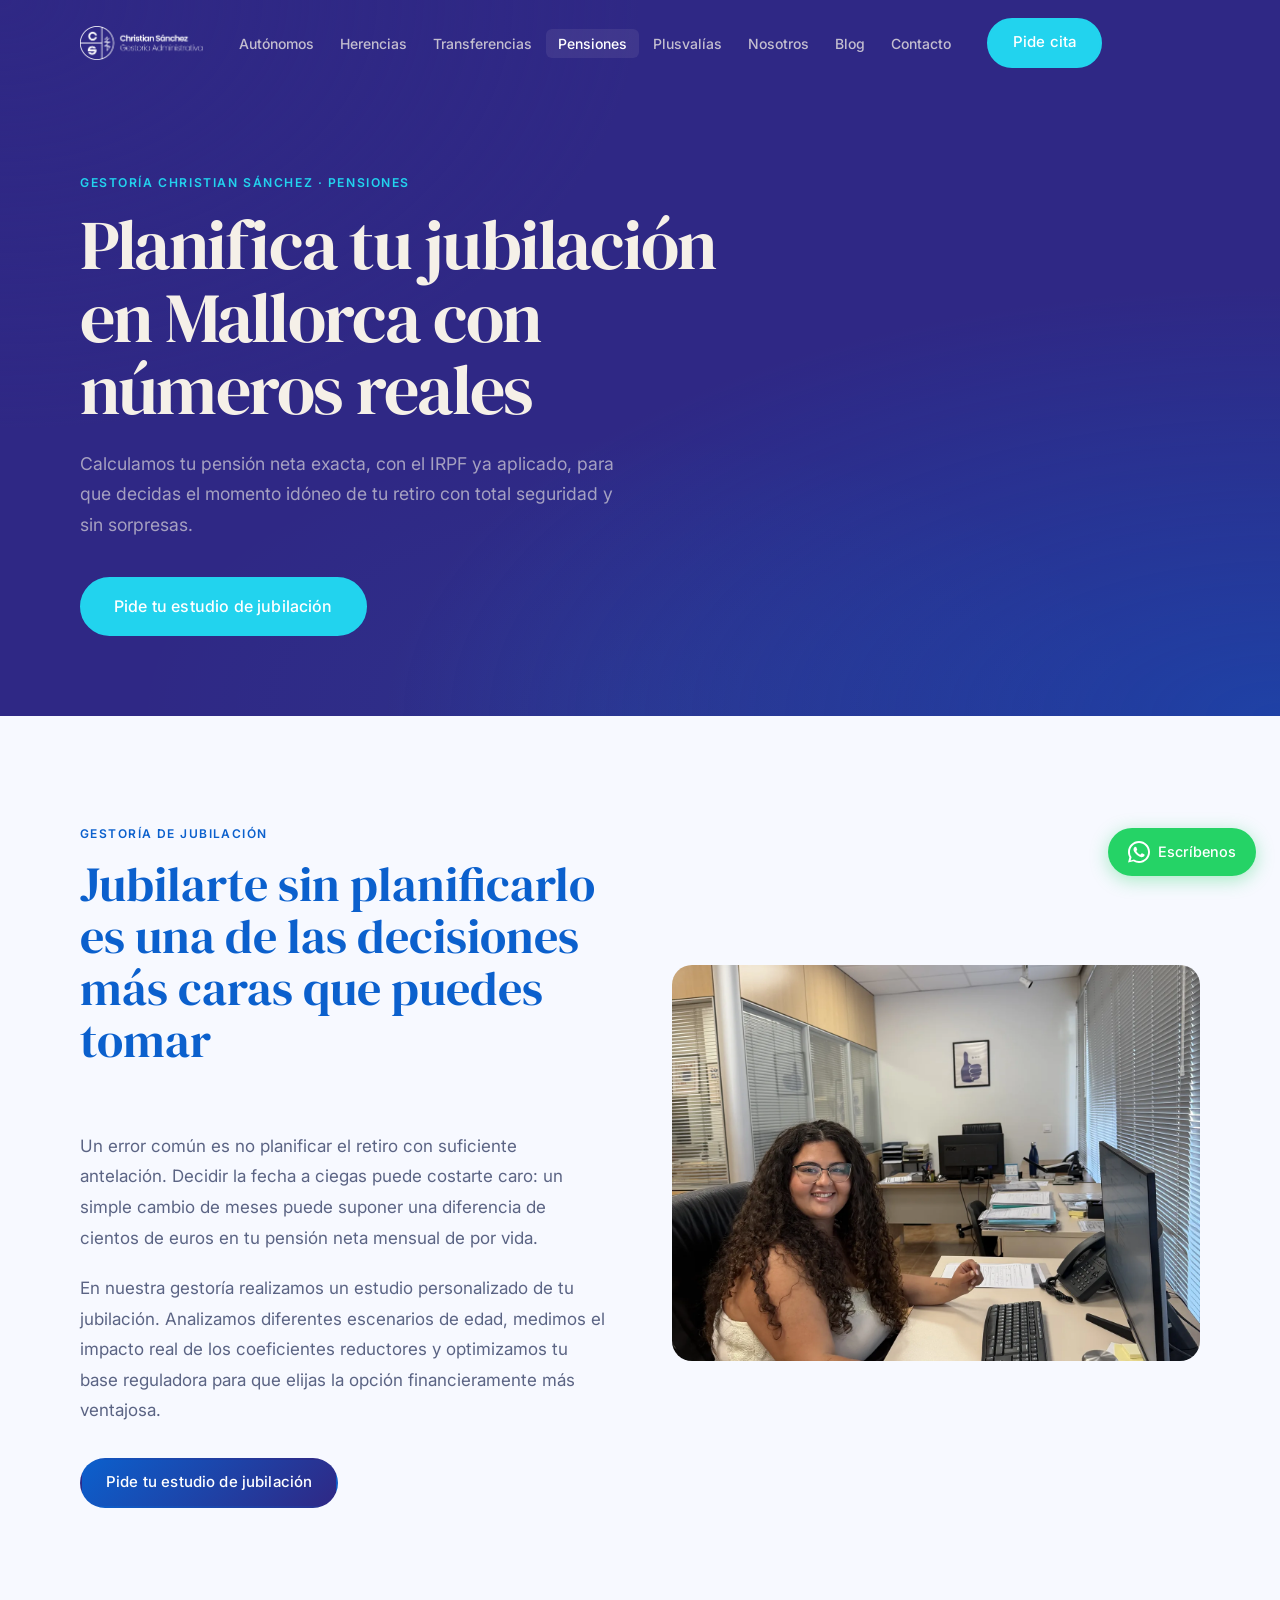
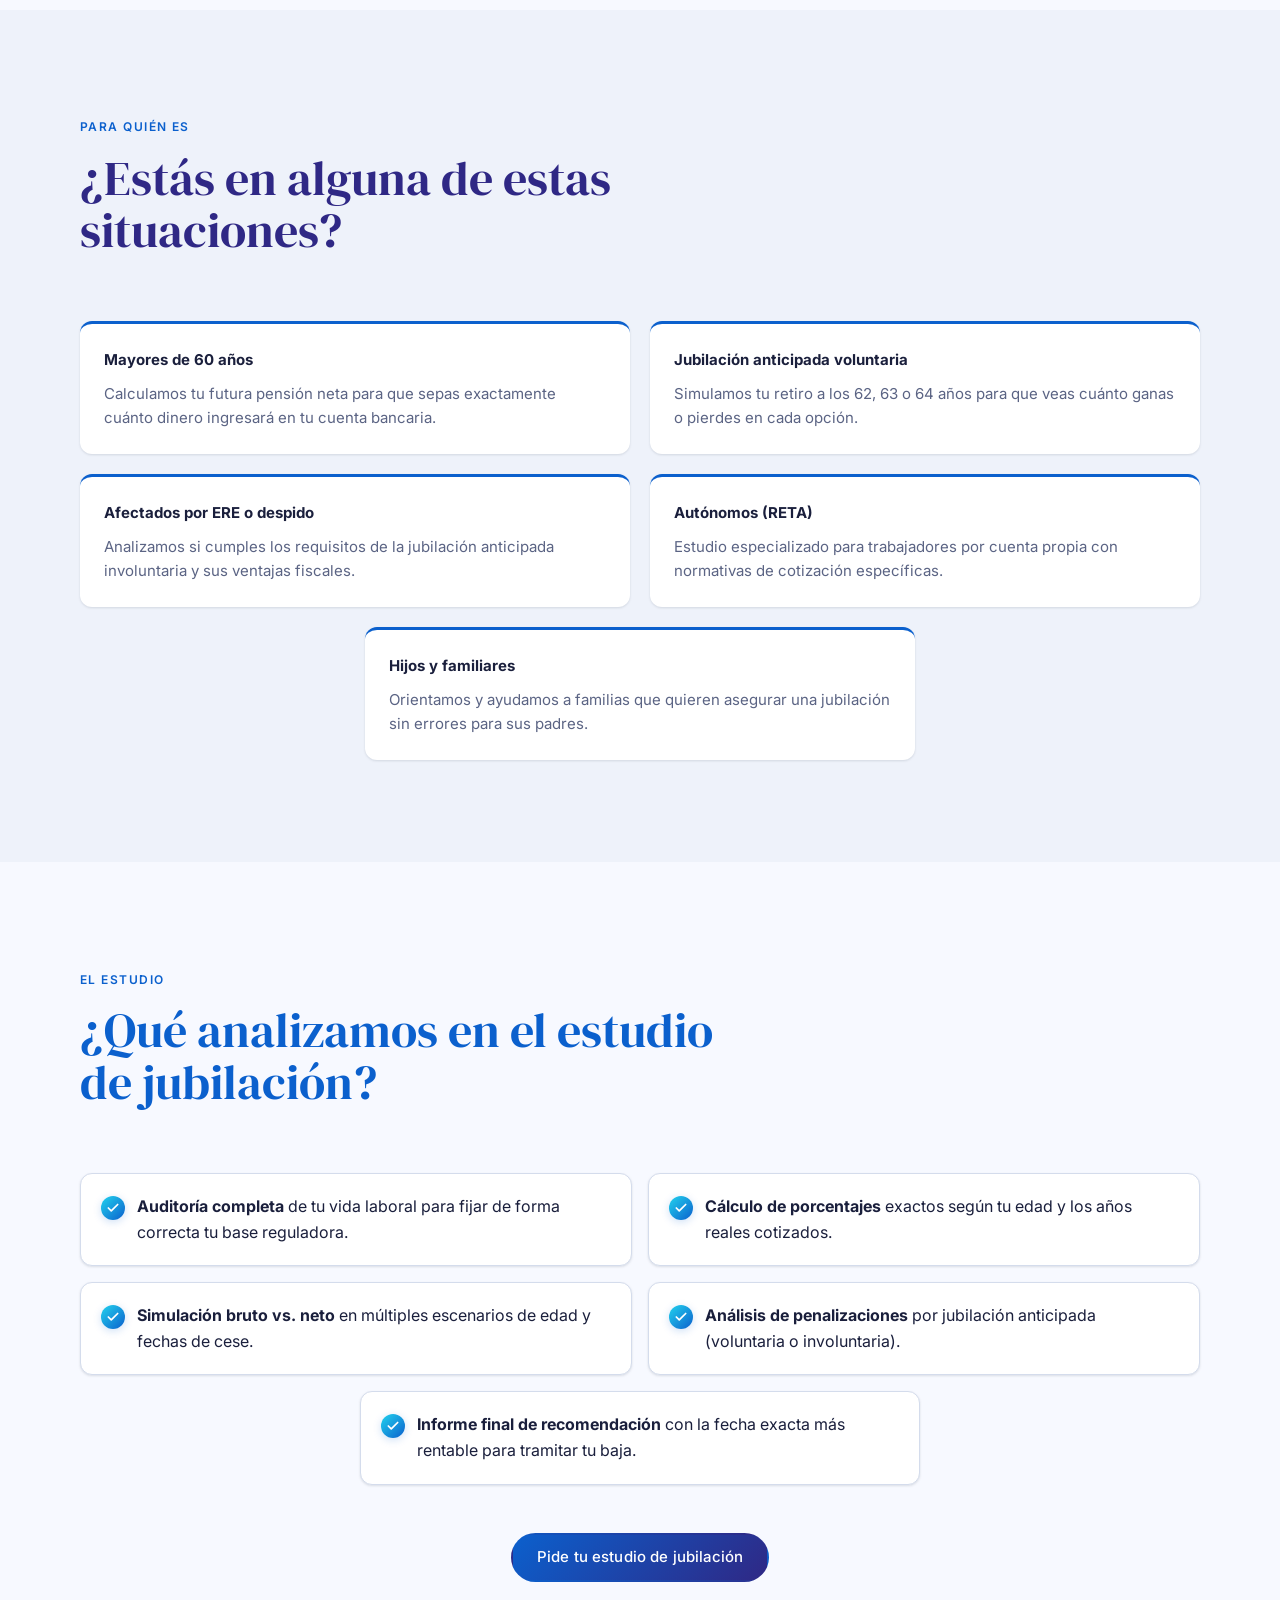
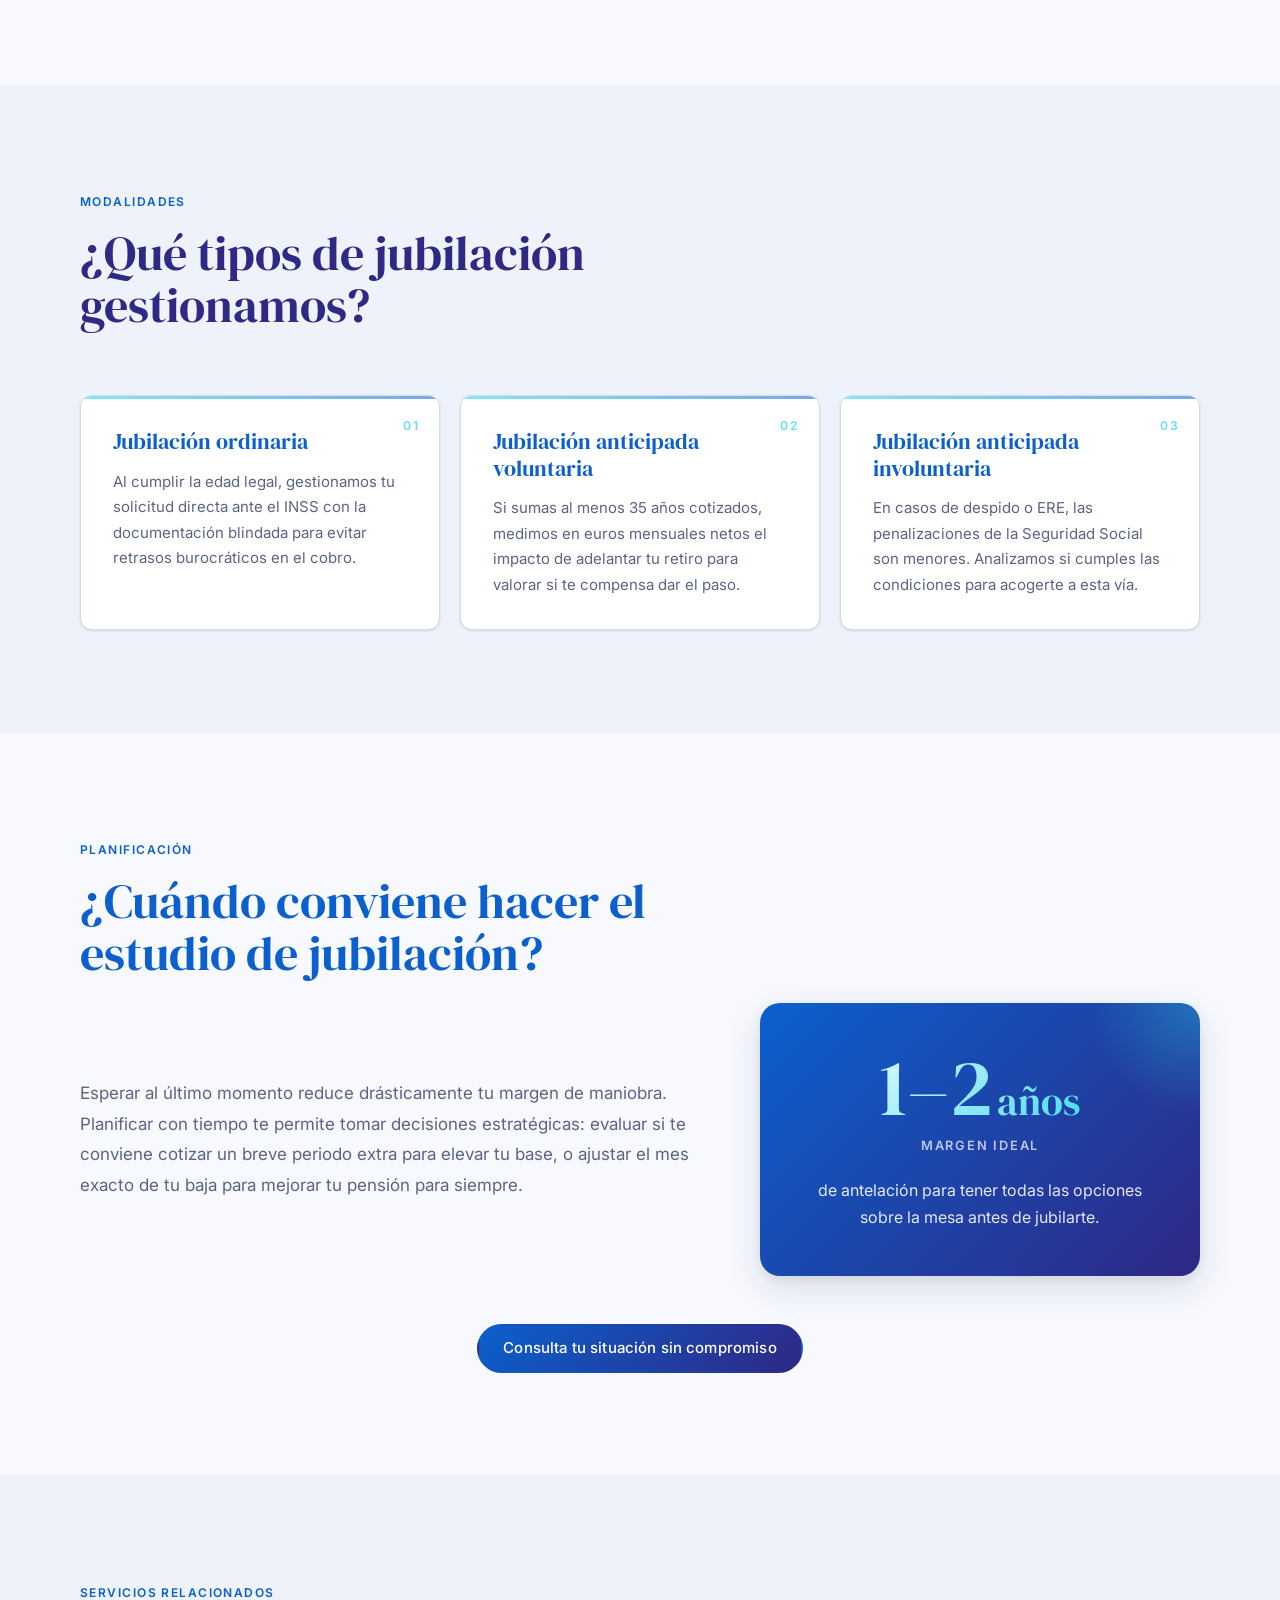
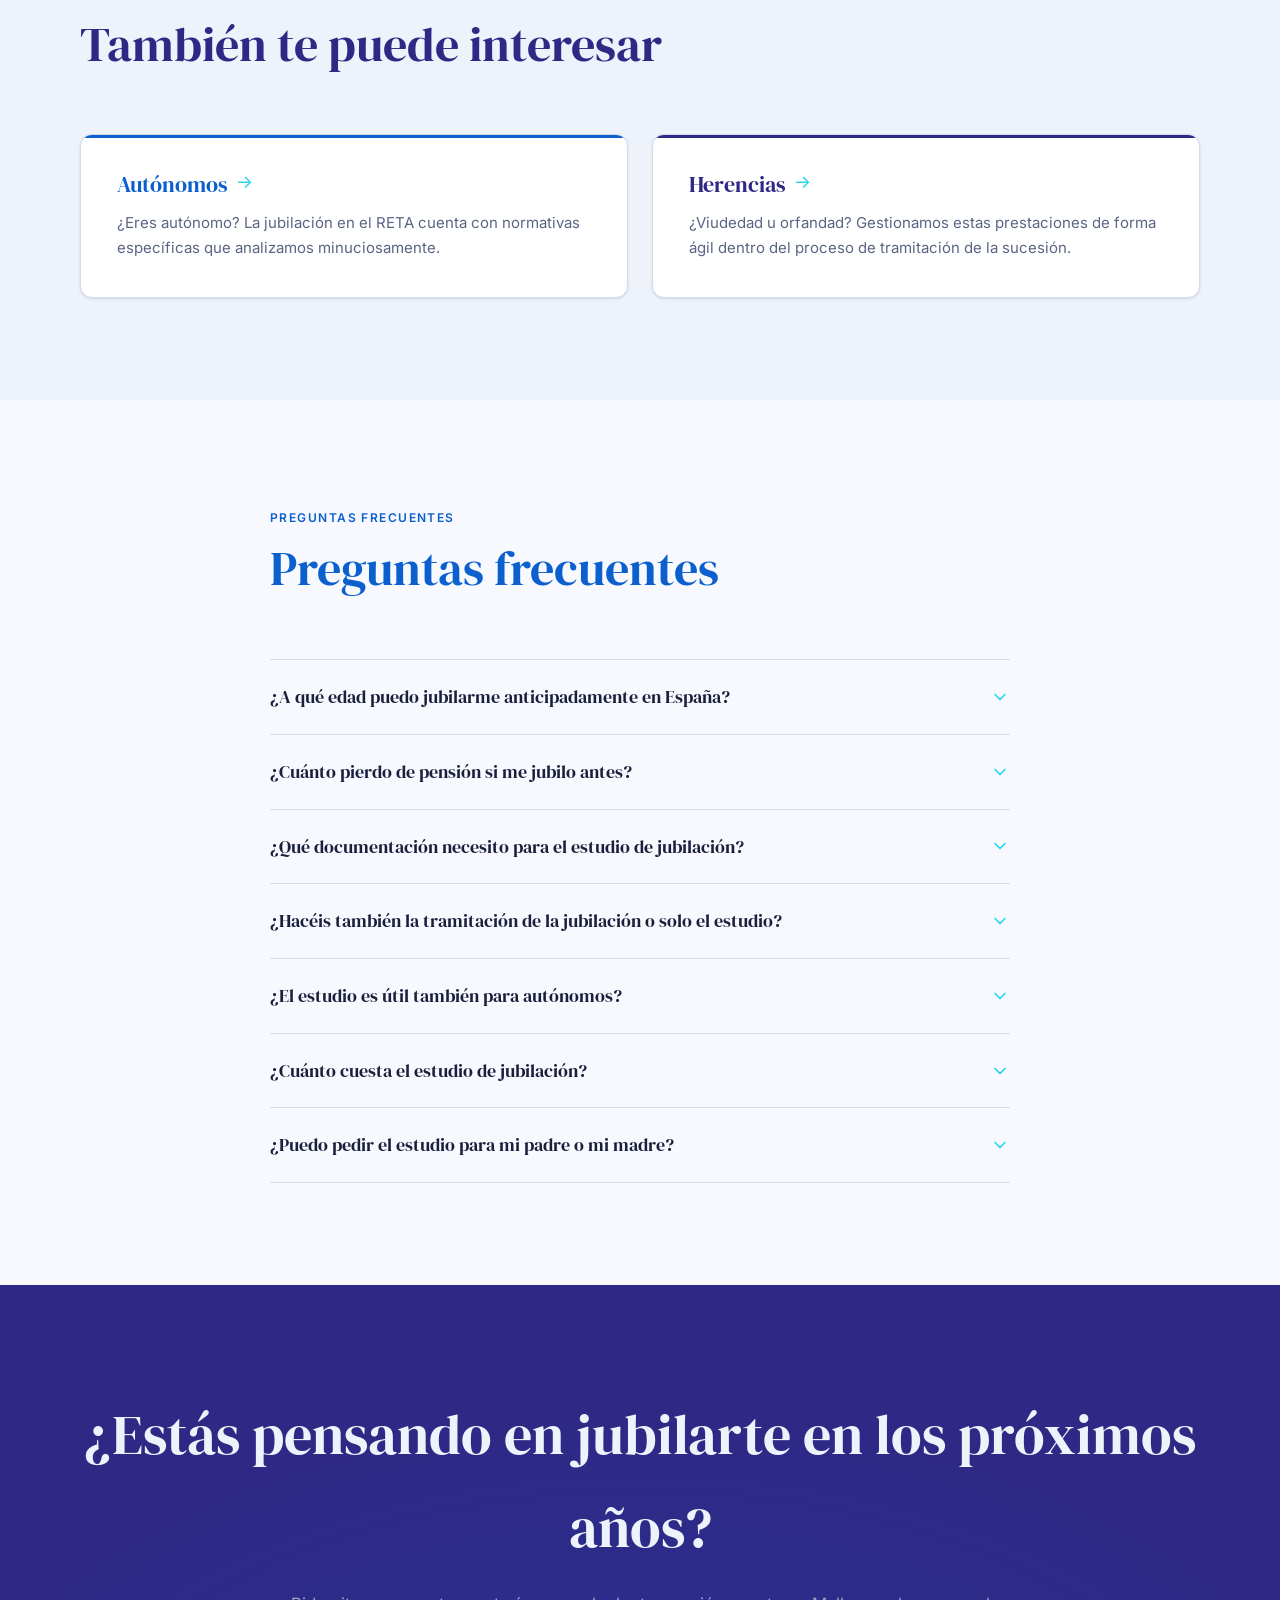
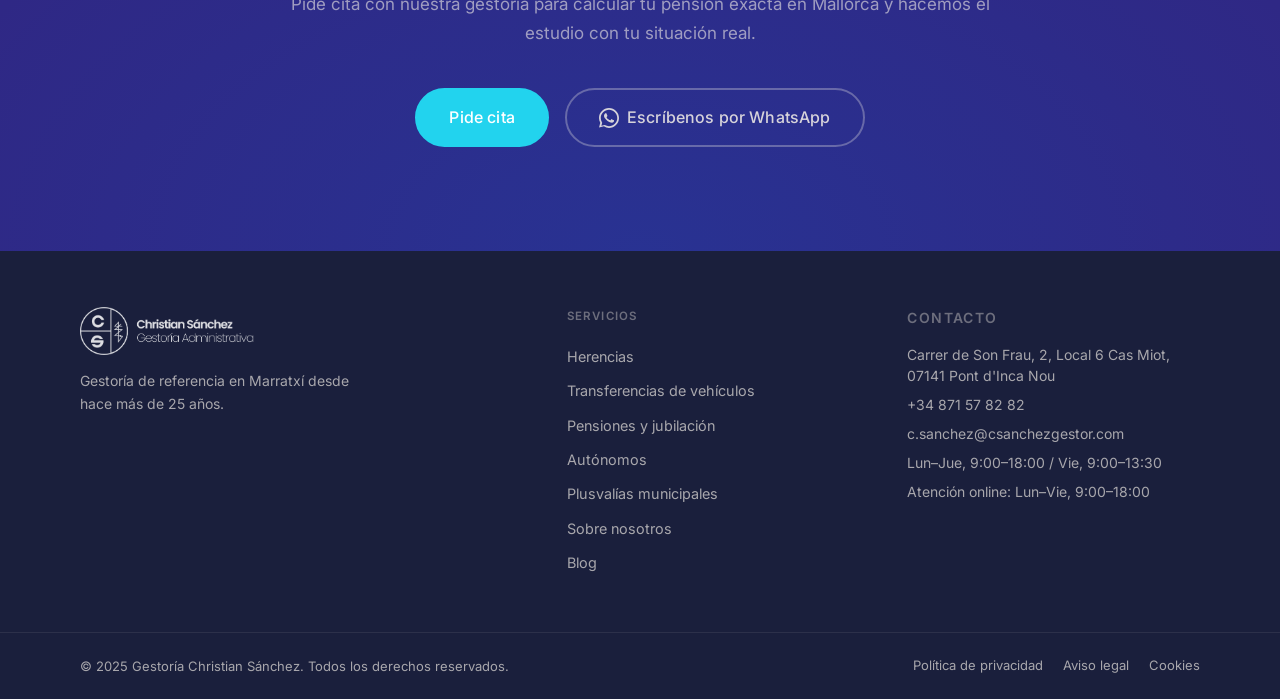
<file: screens/pensiones/index.html>
<!DOCTYPE html>
<html lang="es">
<head>
    <meta charset="UTF-8">
    <link rel="icon" type="image/png" href="../../assets/logo-icon.png">
    <meta name="viewport" content="width=device-width, initial-scale=1.0">
    <title>Estudio de jubilación en Mallorca | Gestoría Marratxí</title>
    <meta name="description" content="Calculamos tu pensión neta con el IRPF incluido según diferentes escenarios. Jubilación anticipada voluntaria e involuntaria. Planifica con los números reales.">

    <link rel="preconnect" href="https://fonts.googleapis.com">
    <link rel="preconnect" href="https://fonts.gstatic.com" crossorigin>
    <link href="https://fonts.googleapis.com/css2?family=DM+Serif+Display:ital@0;1&family=Inter:wght@300;400;500;600&display=swap" rel="stylesheet">

    <link rel="stylesheet" href="../assets/global.css">
    <link rel="stylesheet" href="style.css">
</head>
<body>

<!-- ══ NAV ════════════════════════════════════════════════════════ -->
<header class="nav" id="nav">
    <div class="nav-inner container">
        <a href="../../index.html" class="nav-logo" aria-label="Gestoría Christian Sánchez — volver al inicio">
            <img src="../../assets/logo.png" alt="Gestoría Christian Sánchez" class="nav-logo-img">
        </a>
        <nav aria-label="Navegación principal">
            <ul class="nav-links" id="nav-links">
                <li><a href="../autonomos/index.html">Autónomos</a></li>
                <li><a href="../herencias/index.html">Herencias</a></li>
                <li><a href="../transferencias-vehiculos/index.html">Transferencias</a></li>
                <li><a href="../pensiones/index.html" aria-current="page">Pensiones</a></li>
                <!-- PENDIENTE: confirmar con cliente la posición definitiva de Plusvalías en el menú -->
                <li><a href="../plusvalias-municipales/index.html">Plusvalías</a></li>
                <li><a href="../sobre-nosotros/index.html">Nosotros</a></li>
                <li><a href="../blog/index.html">Blog</a></li>
                <li><a href="../contacto/index.html">Contacto</a></li>
            </ul>
        </nav>
        <a href="../contacto/index.html" class="btn btn-accent nav-cta">Pide cita</a>
        <button class="nav-hamburger" id="nav-hamburger" aria-label="Abrir menú" aria-expanded="false" aria-controls="nav-links">
            <span></span><span></span><span></span>
        </button>
    </div>
</header>

<main>

<!-- ══ HERO ═══════════════════════════════════════════════════════ -->
<section class="page-hero" aria-label="Pensiones y jubilación">
    <div class="page-hero-inner container">
        <p class="page-hero-eyebrow">Gestoría Christian Sánchez · Pensiones</p>
        <h1>Planifica tu jubilación en Mallorca con números reales</h1>
        <p class="page-hero-subtitle">Calculamos tu pensión neta exacta, con el IRPF ya aplicado, para que decidas el momento idóneo de tu retiro con total seguridad y sin sorpresas.</p>
        <div class="page-hero-actions">
            <a href="../contacto/index.html" class="btn btn-accent btn-lg">Pide tu estudio de jubilación</a>
        </div>
    </div>
</section>

<!-- ══ INTRODUCCIÓN ════════════════════════════════════════════════ -->
<section class="section" aria-labelledby="intro-pensiones-title">
    <div class="container">
        <div class="intro-two-col">
            <div class="intro-two-col-text">
                <div class="section-header">
                    <span class="section-eyebrow">Gestoría de jubilación</span>
                    <h2 id="intro-pensiones-title">Jubilarte sin planificarlo es una de las decisiones más caras que puedes tomar</h2>
                </div>
                <div class="intro-text">
                    <p>Un error común es no planificar el retiro con suficiente antelación. Decidir la fecha a ciegas puede costarte caro: un simple cambio de meses puede suponer una diferencia de cientos de euros en tu pensión neta mensual de por vida.</p>
                    <p>En nuestra gestoría realizamos un estudio personalizado de tu jubilación. Analizamos diferentes escenarios de edad, medimos el impacto real de los coeficientes reductores y optimizamos tu base reguladora para que elijas la opción financieramente más ventajosa.</p>
                </div>
                <a href="../contacto/index.html" class="btn btn-outline-primary" style="margin-top:2rem;display:inline-flex;">Pide tu estudio de jubilación</a>
            </div>
            <div class="intro-two-col-img">
                <img src="../../assets/work-sara.webp" alt="Planificación de jubilación en Mallorca" loading="lazy">
            </div>
        </div>
    </div>
</section>

<!-- ══ PARA QUIÉN ES ═══════════════════════════════════════════════ -->
<section class="section section--cream" aria-labelledby="situaciones-pensiones-title">
    <div class="container">
        <div class="section-header">
            <span class="section-eyebrow">Para quién es</span>
            <h2 id="situaciones-pensiones-title">¿Estás en alguna de estas situaciones?</h2>
        </div>
        <ul class="paraquien-list">
            <li class="paraquien-item">
                <p class="paraquien-who"><strong>Mayores de 60 años</strong></p>
                <p class="paraquien-what">Calculamos tu futura pensión neta para que sepas exactamente cuánto dinero ingresará en tu cuenta bancaria.</p>
            </li>
            <li class="paraquien-item">
                <p class="paraquien-who"><strong>Jubilación anticipada voluntaria</strong></p>
                <p class="paraquien-what">Simulamos tu retiro a los 62, 63 o 64 años para que veas cuánto ganas o pierdes en cada opción.</p>
            </li>
            <li class="paraquien-item">
                <p class="paraquien-who"><strong>Afectados por ERE o despido</strong></p>
                <p class="paraquien-what">Analizamos si cumples los requisitos de la jubilación anticipada involuntaria y sus ventajas fiscales.</p>
            </li>
            <li class="paraquien-item">
                <p class="paraquien-who"><strong>Autónomos (RETA)</strong></p>
                <p class="paraquien-what">Estudio especializado para trabajadores por cuenta propia con normativas de cotización específicas.</p>
            </li>
            <li class="paraquien-item">
                <p class="paraquien-who"><strong>Hijos y familiares</strong></p>
                <p class="paraquien-what">Orientamos y ayudamos a familias que quieren asegurar una jubilación sin errores para sus padres.</p>
            </li>
        </ul>
    </div>
</section>

<!-- ══ QUÉ INCLUYE EL ESTUDIO ══════════════════════════════════════ -->
<section class="section" aria-labelledby="estudio-title">
    <div class="container">
        <div class="section-header">
            <span class="section-eyebrow">El estudio</span>
            <h2 id="estudio-title">¿Qué analizamos en el estudio de jubilación?</h2>
        </div>
        <ul class="feature-list feature-list--large" aria-label="Contenido del estudio de jubilación">
            <li><strong>Auditoría completa</strong> de tu vida laboral para fijar de forma correcta tu base reguladora.</li>
            <li><strong>Cálculo de porcentajes</strong> exactos según tu edad y los años reales cotizados.</li>
            <li><strong>Simulación bruto vs. neto</strong> en múltiples escenarios de edad y fechas de cese.</li>
            <li><strong>Análisis de penalizaciones</strong> por jubilación anticipada (voluntaria o involuntaria).</li>
            <li><strong>Informe final de recomendación</strong> con la fecha exacta más rentable para tramitar tu baja.</li>
        </ul>
        <div class="section-cta">
            <a href="../contacto/index.html" class="btn btn-outline-primary">Pide tu estudio de jubilación</a>
        </div>
    </div>
</section>

<!-- ══ TIPOS DE JUBILACIÓN ══════════════════════════════════════════ -->
<section class="section section--cream" aria-labelledby="tipos-title">
    <div class="container">
        <div class="section-header">
            <span class="section-eyebrow">Modalidades</span>
            <h2 id="tipos-title">¿Qué tipos de jubilación gestionamos?</h2>
        </div>
        <div class="pension-types">
            <article class="pension-type">
                <h3>Jubilación ordinaria</h3>
                <p>Al cumplir la edad legal, gestionamos tu solicitud directa ante el INSS con la documentación blindada para evitar retrasos burocráticos en el cobro.</p>
            </article>
            <article class="pension-type">
                <h3>Jubilación anticipada voluntaria</h3>
                <p>Si sumas al menos 35 años cotizados, medimos en euros mensuales netos el impacto de adelantar tu retiro para valorar si te compensa dar el paso.</p>
            </article>
            <article class="pension-type">
                <h3>Jubilación anticipada involuntaria</h3>
                <p>En casos de despido o ERE, las penalizaciones de la Seguridad Social son menores. Analizamos si cumples las condiciones para acogerte a esta vía.</p>
            </article>
        </div>
    </div>
</section>

<!-- ══ POR QUÉ PLANIFICAR ═══════════════════════════════════════════ -->
<section class="section" aria-labelledby="planificar-title">
    <div class="container">
        <div class="section-header section-header--compact">
            <span class="section-eyebrow">Planificación</span>
            <h2 id="planificar-title">¿Cuándo conviene hacer el estudio de jubilación?</h2>
        </div>
        <div class="planificar-grid">
            <div class="planificar-text">
                <p>Esperar al último momento reduce drásticamente tu margen de maniobra. Planificar con tiempo te permite tomar decisiones estratégicas: evaluar si te conviene cotizar un breve periodo extra para elevar tu base, o ajustar el mes exacto de tu baja para mejorar tu pensión para siempre.</p>
            </div>
            <aside class="planificar-highlight" aria-label="Margen ideal de planificación">
                <p class="planificar-highlight-number">1–2<span style="font-size:.5em; margin-left:.25rem;">años</span></p>
                <p class="planificar-highlight-label">Margen ideal</p>
                <p class="planificar-highlight-text">de antelación para tener todas las opciones sobre la mesa antes de jubilarte.</p>
            </aside>
        </div>
        <div class="section-cta">
            <a href="../contacto/index.html" class="btn btn-outline-primary">Consulta tu situación sin compromiso</a>
        </div>
    </div>
</section>

<!-- ══ SERVICIOS RELACIONADOS ═══════════════════════════════════════ -->
<section class="section section--cream" aria-labelledby="relacionados-pensiones-title">
    <div class="container">
        <div class="section-header">
            <span class="section-eyebrow">Servicios relacionados</span>
            <h2 id="relacionados-pensiones-title">También te puede interesar</h2>
        </div>
        <div class="relacionados-list">
            <article class="relacionado-card">
                <h3><a href="../autonomos/index.html" class="relacionado-card-title">Autónomos</a></h3>
                <p>¿Eres autónomo? La jubilación en el RETA cuenta con normativas específicas que analizamos minuciosamente.</p>
            </article>
            <article class="relacionado-card">
                <h3><a href="../herencias/index.html" class="relacionado-card-title">Herencias</a></h3>
                <p>¿Viudedad u orfandad? Gestionamos estas prestaciones de forma ágil dentro del proceso de tramitación de la sucesión.</p>
            </article>
        </div>
    </div>
</section>

<!-- ══ FAQS ════════════════════════════════════════════════════════ -->
<section class="section faq" aria-labelledby="faq-pensiones-title">
    <div class="container faq-inner">
        <div class="section-header">
            <span class="section-eyebrow">Preguntas frecuentes</span>
            <h2 id="faq-pensiones-title">Preguntas frecuentes</h2>
        </div>
        <div class="faq-list">
            <details class="faq-item">
                <summary class="faq-question">¿A qué edad puedo jubilarme anticipadamente en España?</summary>
                <div class="faq-answer">
                    <p>Depende de la modalidad. La voluntaria exige al menos 35 años cotizados y situarte a un máximo de 2 años de tu edad ordinaria. La involuntaria (por despido) permite adelantarla hasta 4 años con condiciones distintas. En tu estudio calculamos tus fechas exactas por ley.</p>
                </div>
            </details>
            <details class="faq-item">
                <summary class="faq-question">¿Cuánto pierdo de pensión si me jubilo antes?</summary>
                <div class="faq-answer">
                    <p>La Seguridad Social aplica coeficientes reductores mensuales que varían según tus años cotizados y si el retiro es voluntario o forzoso. En nuestro informe te detallamos la cifra neta exacta en euros para cada año de adelanto.</p>
                </div>
            </details>
            <details class="faq-item">
                <summary class="faq-question">¿Qué documentación necesito para el estudio de jubilación?</summary>
                <div class="faq-answer">
                    <p>Para iniciar el estudio personalizado solo necesitamos tu <strong>DNI</strong> y tu <strong>vida laboral actualizada</strong>. Si tu expediente requiere revisar bases complejas, te indicaremos qué papel extra aportar.</p>
                </div>
            </details>
            <details class="faq-item">
                <summary class="faq-question">¿Hacéis también la tramitación de la jubilación o solo el estudio?</summary>
                <div class="faq-answer">
                    <p>Hacemos el proceso completo: primero elaboramos el estudio estratégico para elegir el mejor momento y, cuando lo decidas, tramitamos y presentamos tu solicitud formal ante el INSS.</p>
                </div>
            </details>
            <details class="faq-item">
                <summary class="faq-question">¿El estudio es útil también para autónomos?</summary>
                <div class="faq-answer">
                    <p>Sí, es fundamental. Los autónomos (RETA) tienen normas de cotización particulares. El estudio te ayuda a saber exactamente qué rendimiento le sacarás a tus cuotas cotizadas.</p>
                </div>
            </details>
            <details class="faq-item">
                <summary class="faq-question">¿Cuánto cuesta el estudio de jubilación?</summary>
                <div class="faq-answer">
                    <p>El coste se calcula bajo un presupuesto cerrado según la complejidad de tu vida laboral (pluriactividad, regímenes especiales, etc.). Consúltanos y te daremos el precio exacto sin compromiso.</p>
                </div>
            </details>
            <details class="faq-item">
                <summary class="faq-question">¿Puedo pedir el estudio para mi padre o mi madre?</summary>
                <div class="faq-answer">
                    <p>Sí, gestionamos habitualmente estudios solicitados por hijos para asegurar el retiro de sus padres. Contacta con nosotros y te explicaremos cómo aportar su documentación de forma sencilla.</p>
                </div>
            </details>
        </div>
    </div>
</section>

<!-- ══ CTA BANNER ══════════════════════════════════════════════════ -->
<section class="cta-banner" aria-label="Llamada a la acción">
    <div class="container">
        <h2>¿Estás pensando en jubilarte en los próximos años?</h2>
        <p>Pide cita con nuestra gestoría para calcular tu pensión exacta en Mallorca y hacemos el estudio con tu situación real.</p>
        <div class="cta-banner-actions">
            <a href="../contacto/index.html" class="btn btn-accent btn-lg">Pide cita</a>
            <a href="#" class="btn btn-ghost btn-lg">
                <svg width="20" height="20" viewBox="0 0 24 24" fill="currentColor" aria-hidden="true"><path d="M17.472 14.382c-.297-.149-1.758-.867-2.03-.967-.273-.099-.471-.148-.67.15-.197.297-.767.966-.94 1.164-.173.199-.347.223-.644.075-.297-.15-1.255-.463-2.39-1.475-.883-.788-1.48-1.761-1.653-2.059-.173-.297-.018-.458.13-.606.134-.133.298-.347.446-.52.149-.174.198-.298.298-.497.099-.198.05-.371-.025-.52-.075-.149-.669-1.612-.916-2.207-.242-.579-.487-.5-.669-.51-.173-.008-.371-.01-.57-.01-.198 0-.52.074-.792.372-.272.297-1.04 1.016-1.04 2.479 0 1.462 1.065 2.875 1.213 3.074.149.198 2.096 3.2 5.077 4.487.709.306 1.262.489 1.694.625.712.227 1.36.195 1.871.118.571-.085 1.758-.719 2.006-1.413.248-.694.248-1.289.173-1.413-.074-.124-.272-.198-.57-.347z"/><path d="M12 0C5.373 0 0 5.373 0 12c0 2.123.555 4.116 1.527 5.849L.057 23.5l5.833-1.53A11.945 11.945 0 0012 24c6.627 0 12-5.373 12-12S18.627 0 12 0zm0 21.894a9.898 9.898 0 01-5.047-1.378l-.362-.214-3.741.981.998-3.648-.235-.374A9.862 9.862 0 012.106 12c0-5.46 4.434-9.894 9.894-9.894 5.46 0 9.894 4.434 9.894 9.894 0 5.46-4.434 9.894-9.894 9.894z"/></svg>
                Escríbenos por WhatsApp
            </a>
        </div>
    </div>
</section>

</main>

<!-- ══ FOOTER ══════════════════════════════════════════════════════ -->
<footer class="footer">
    <div class="container">
        <div class="footer-inner">
            <div class="footer-brand">
                <img src="../../assets/logo.png" alt="Gestoría Christian Sánchez" class="footer-logo-img">
                <p class="footer-brand-desc">Gestoría de referencia en Marratxí desde hace más de 25 años.</p>
            </div>
            <div class="footer-nav">
                <p class="footer-col-title">Servicios</p>
                <ul>
                    <li><a href="../herencias/index.html">Herencias</a></li>
                    <li><a href="../transferencias-vehiculos/index.html">Transferencias de vehículos</a></li>
                    <li><a href="../pensiones/index.html">Pensiones y jubilación</a></li>
                    <li><a href="../autonomos/index.html">Autónomos</a></li>
                    <!-- PENDIENTE: confirmar con cliente la posición definitiva de Plusvalías en el footer -->
                    <li><a href="../plusvalias-municipales/index.html">Plusvalías municipales</a></li>
                    <li><a href="../sobre-nosotros/index.html">Sobre nosotros</a></li>
                    <li><a href="../blog/index.html">Blog</a></li>
                </ul>
            </div>
            <div class="footer-contact">
                <p class="footer-col-title">Contacto</p>
                <address>
                    <p>Carrer de Son Frau, 2, Local 6
                    Cas Miot, 07141 Pont d'Inca Nou</p>
                    <p><a href="tel:+34871578282">+34 871 57 82 82</a></p>
                    <p><a href="mailto:c.sanchez@csanchezgestor.com">c.sanchez@csanchezgestor.com</a></p>
                    <p>Lun–Jue, 9:00–18:00 / Vie, 9:00–13:30</p>
                    <p>Atención online: Lun–Vie, 9:00–18:00</p>
                </address>
            </div>
        </div>
    </div>
    <div class="footer-bottom">
        <div class="footer-bottom-inner container">
            <p>© 2025 Gestoría Christian Sánchez. Todos los derechos reservados.</p>
            <nav aria-label="Legal">
                <a href="#">Política de privacidad</a>
                <a href="#">Aviso legal</a>
                <a href="#">Cookies</a>
            </nav>
        </div>
    </div>
</footer>

<a href="#" class="whatsapp-float" aria-label="Escríbenos por WhatsApp">
    <svg width="22" height="22" viewBox="0 0 24 24" fill="currentColor" aria-hidden="true"><path d="M17.472 14.382c-.297-.149-1.758-.867-2.03-.967-.273-.099-.471-.148-.67.15-.197.297-.767.966-.94 1.164-.173.199-.347.223-.644.075-.297-.15-1.255-.463-2.39-1.475-.883-.788-1.48-1.761-1.653-2.059-.173-.297-.018-.458.13-.606.134-.133.298-.347.446-.52.149-.174.198-.298.298-.497.099-.198.05-.371-.025-.52-.075-.149-.669-1.612-.916-2.207-.242-.579-.487-.5-.669-.51-.173-.008-.371-.01-.57-.01-.198 0-.52.074-.792.372-.272.297-1.04 1.016-1.04 2.479 0 1.462 1.065 2.875 1.213 3.074.149.198 2.096 3.2 5.077 4.487.709.306 1.262.489 1.694.625.712.227 1.36.195 1.871.118.571-.085 1.758-.719 2.006-1.413.248-.694.248-1.289.173-1.413-.074-.124-.272-.198-.57-.347z"/><path d="M12 0C5.373 0 0 5.373 0 12c0 2.123.555 4.116 1.527 5.849L.057 23.5l5.833-1.53A11.945 11.945 0 0012 24c6.627 0 12-5.373 12-12S18.627 0 12 0zm0 21.894a9.898 9.898 0 01-5.047-1.378l-.362-.214-3.741.981.998-3.648-.235-.374A9.862 9.862 0 012.106 12c0-5.46 4.434-9.894 9.894-9.894 5.46 0 9.894 4.434 9.894 9.894 0 5.46-4.434 9.894-9.894 9.894z"/></svg>
    <span>Escríbenos</span>
</a>

<script>
const nav = document.getElementById('nav');
const hamburger = document.getElementById('nav-hamburger');
const navLinks = document.getElementById('nav-links');
hamburger.addEventListener('click', () => {
    const open = navLinks.classList.toggle('is-open');
    hamburger.setAttribute('aria-expanded', open);
});
navLinks.querySelectorAll('a').forEach(a => a.addEventListener('click', () => {
    navLinks.classList.remove('is-open');
    hamburger.setAttribute('aria-expanded', 'false');
}));
window.addEventListener('scroll', () => {
    nav.classList.toggle('nav--scrolled', window.scrollY > 40);
}, { passive: true });
</script>
</body>
</html>
</file>
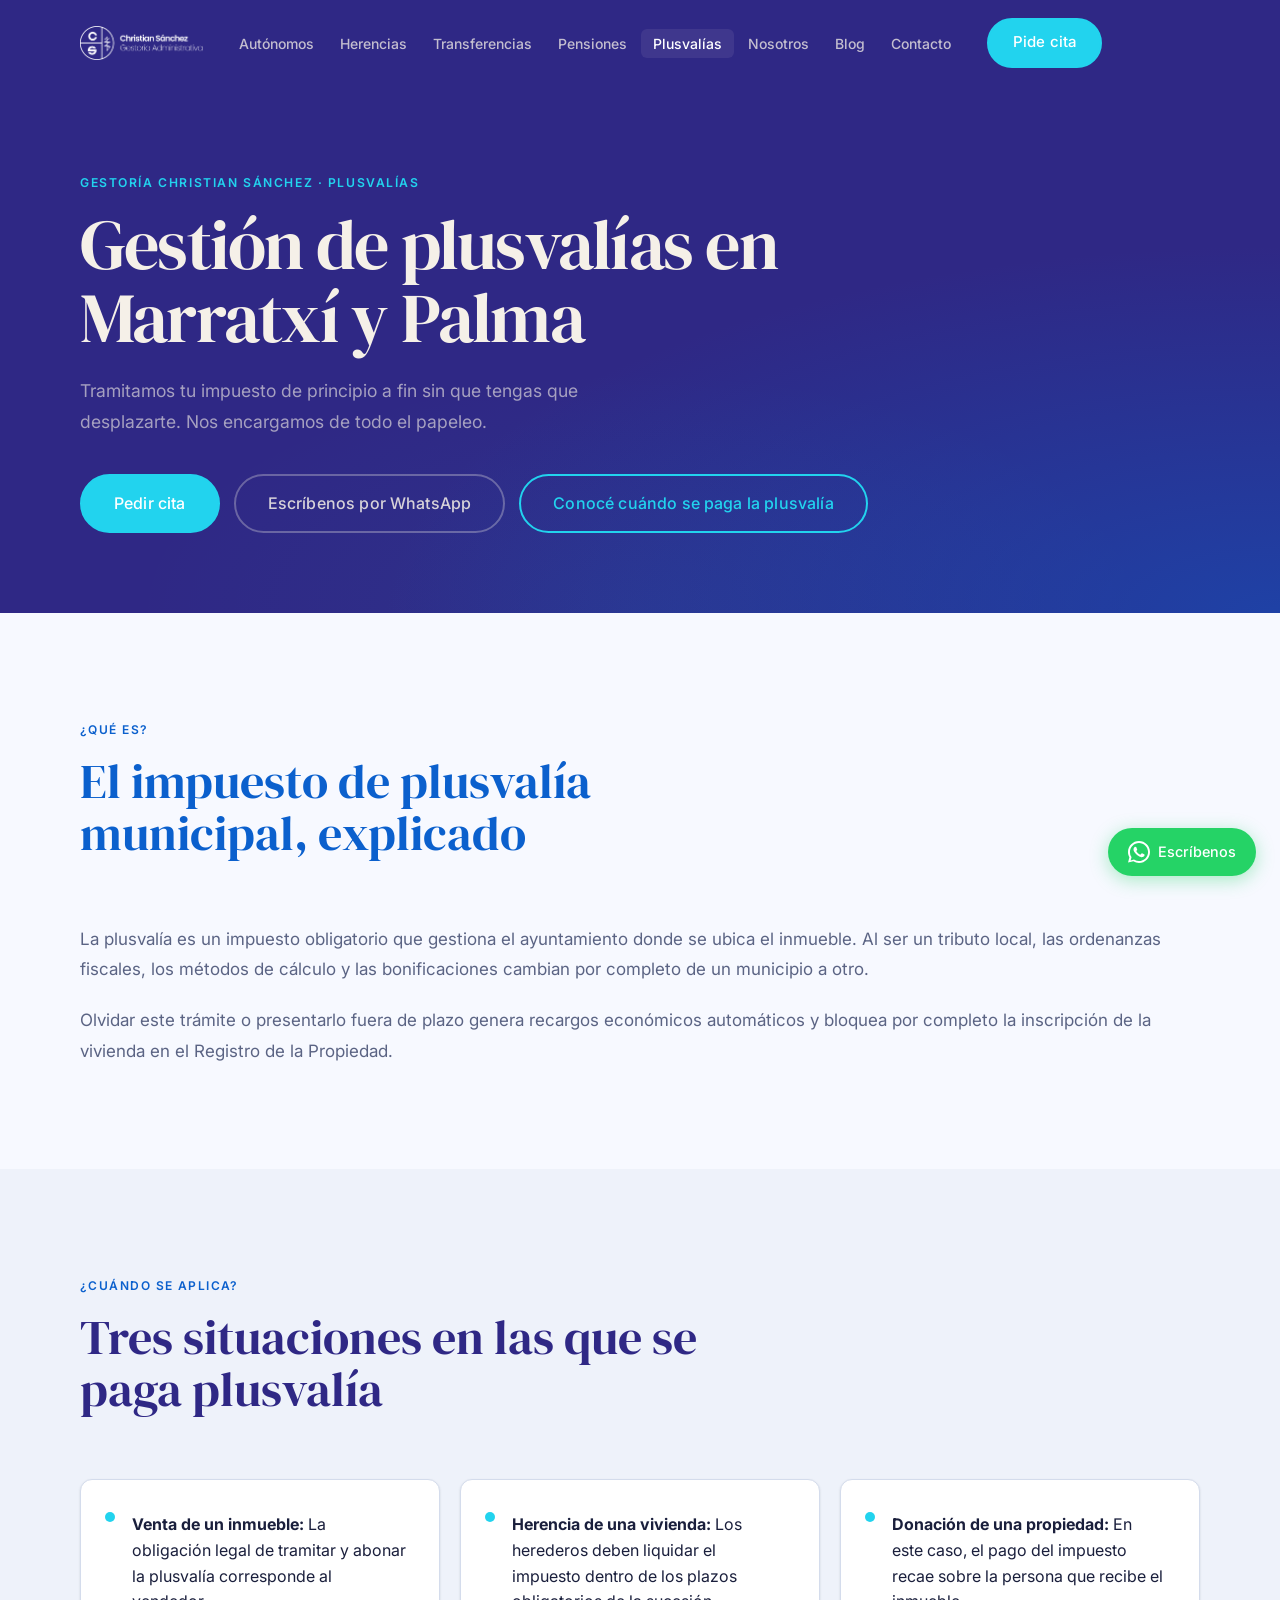
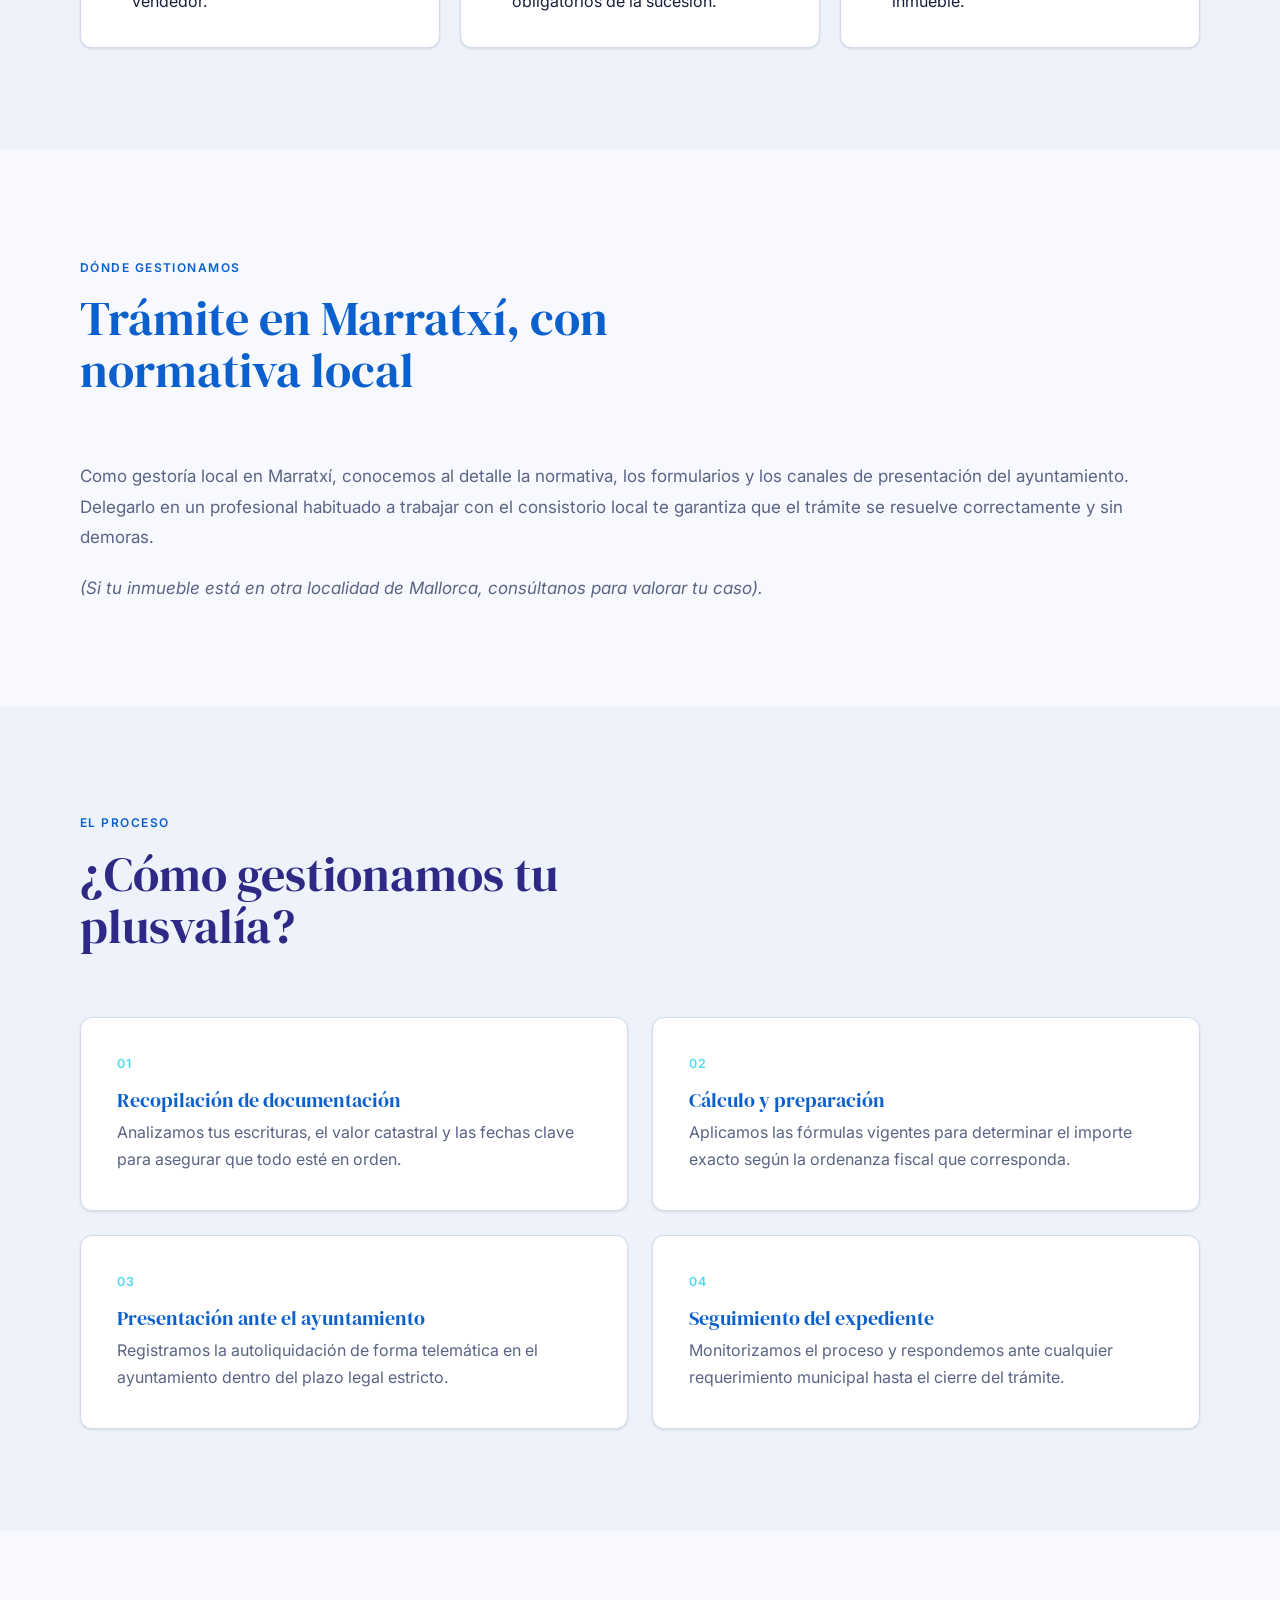
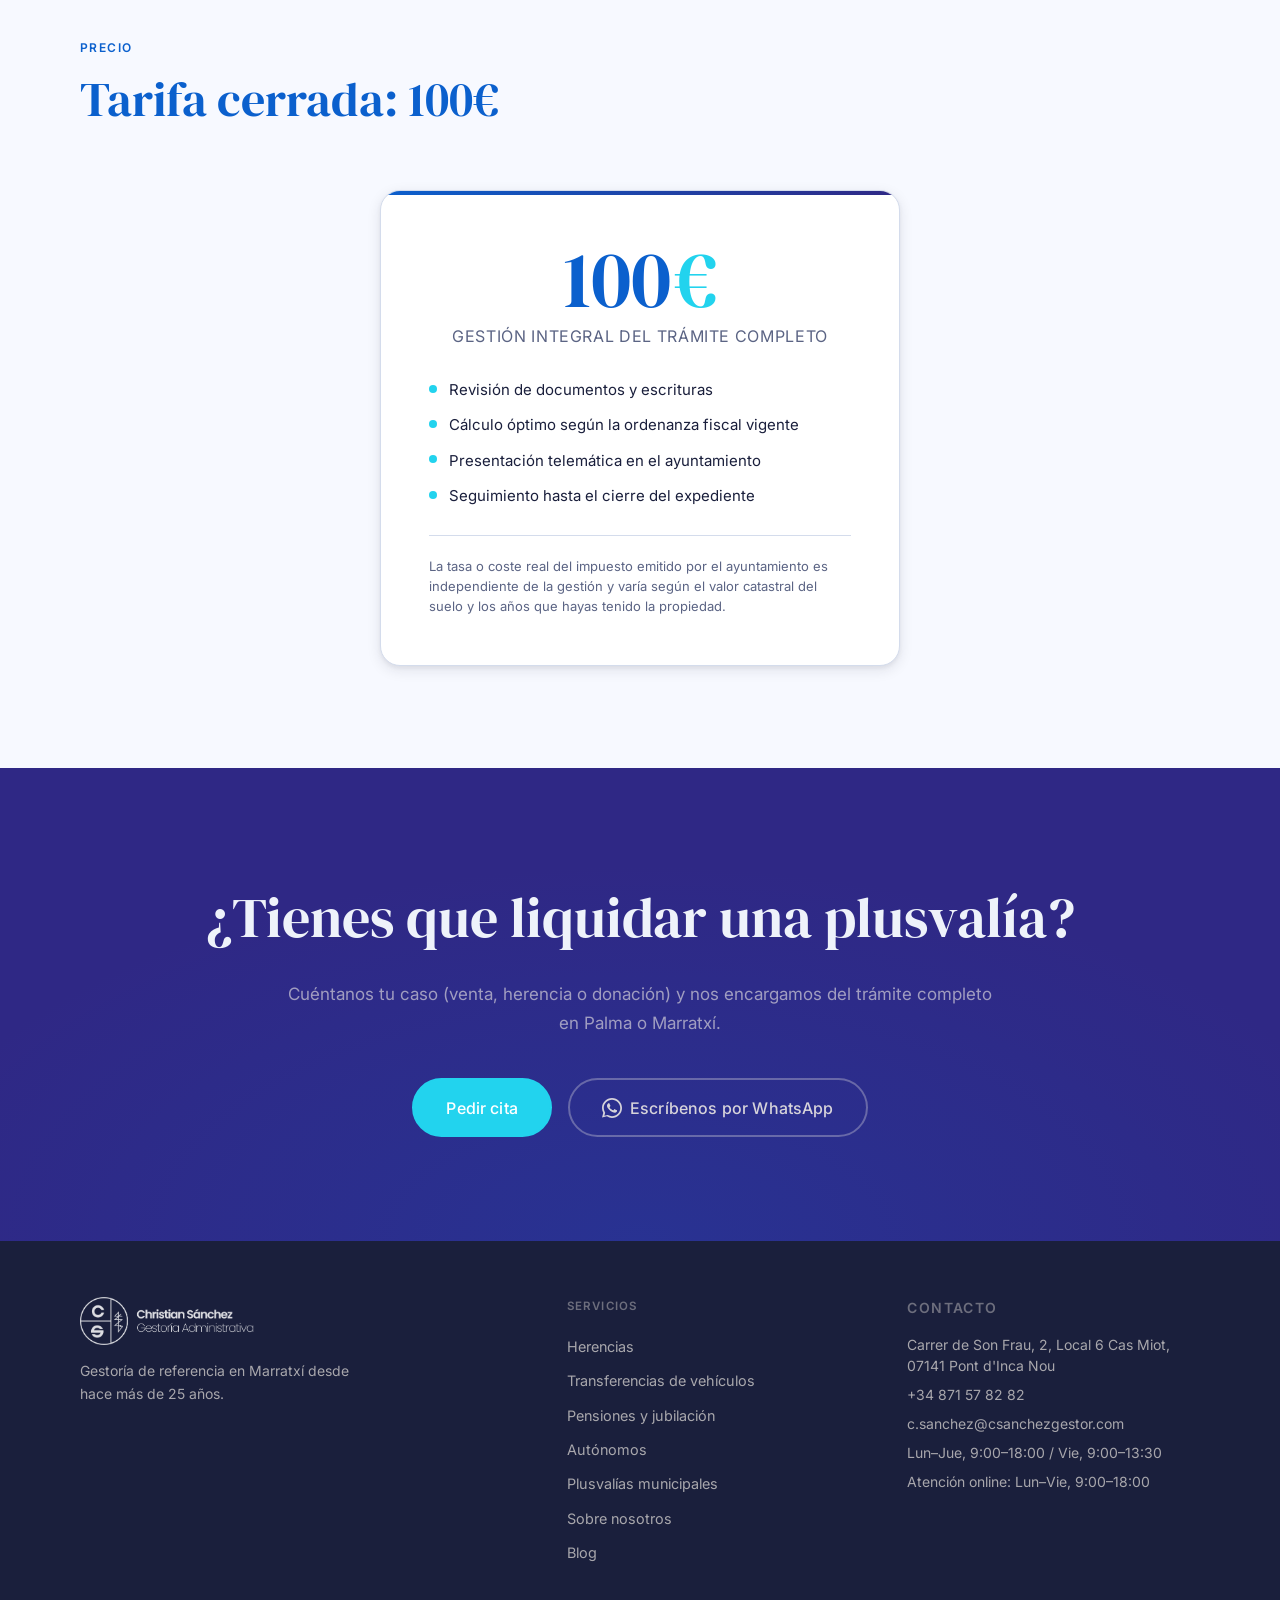
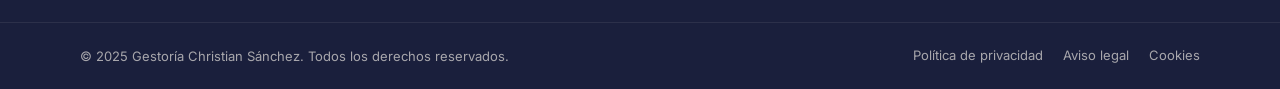
<file: screens/plusvalias-municipales/index.html>
<!DOCTYPE html>
<html lang="es">
<head>
    <meta charset="UTF-8">
    <link rel="icon" type="image/png" href="../../assets/logo-icon.png">
    <meta name="viewport" content="width=device-width, initial-scale=1.0">
    <title>Plusvalías municipales en Palma y Marratxí | Gestoría Christian Sánchez</title>
    <meta name="description" content="Gestionamos el impuesto de plusvalía municipal en Palma y Marratxí. Trámite completo por 100€. Ventas, herencias y donaciones de inmuebles urbanos.">

    <link rel="preconnect" href="https://fonts.googleapis.com">
    <link rel="preconnect" href="https://fonts.gstatic.com" crossorigin>
    <link href="https://fonts.googleapis.com/css2?family=DM+Serif+Display:ital@0;1&family=Inter:wght@300;400;500;600&display=swap" rel="stylesheet">

    <link rel="stylesheet" href="../assets/global.css">
    <link rel="stylesheet" href="style.css">
</head>
<body>

<!-- ══ NAV ════════════════════════════════════════════════════════ -->
<header class="nav" id="nav">
    <div class="nav-inner container">
        <a href="../../index.html" class="nav-logo" aria-label="Gestoría Christian Sánchez — volver al inicio">
            <img src="../../assets/logo.png" alt="Gestoría Christian Sánchez" class="nav-logo-img">
        </a>
        <nav aria-label="Navegación principal">
            <ul class="nav-links" id="nav-links">
                <li><a href="../autonomos/index.html">Autónomos</a></li>
                <li><a href="../herencias/index.html">Herencias</a></li>
                <li><a href="../transferencias-vehiculos/index.html">Transferencias</a></li>
                <li><a href="../pensiones/index.html">Pensiones</a></li>
                <!-- PENDIENTE: confirmar con cliente la posición definitiva de Plusvalías en el menú -->
                <li><a href="../plusvalias-municipales/index.html" aria-current="page">Plusvalías</a></li>
                <li><a href="../sobre-nosotros/index.html">Nosotros</a></li>
                <li><a href="../blog/index.html">Blog</a></li>
                <li><a href="../contacto/index.html">Contacto</a></li>
            </ul>
        </nav>
        <a href="../contacto/index.html" class="btn btn-accent nav-cta">Pide cita</a>
        <button class="nav-hamburger" id="nav-hamburger" aria-label="Abrir menú" aria-expanded="false" aria-controls="nav-links">
            <span></span><span></span><span></span>
        </button>
    </div>
</header>

<main>

<!-- ══ HERO ═══════════════════════════════════════════════════════ -->
<section class="page-hero" aria-label="Plusvalías municipales">
    <div class="page-hero-inner container">
        <p class="page-hero-eyebrow">Gestoría Christian Sánchez · Plusvalías</p>
        <h1>Gestión de plusvalías en Marratxí y Palma</h1>
        <p class="page-hero-subtitle">Tramitamos tu impuesto de principio a fin sin que tengas que desplazarte. Nos encargamos de todo el papeleo.</p>
        <div class="page-hero-actions">
            <a href="../contacto/index.html" class="btn btn-accent btn-lg">Pedir cita</a>
            <!-- PENDIENTE: confirmar con cliente el número de WhatsApp -->
            <a href="https://wa.me/34XXXXXXXXX" class="btn btn-ghost btn-lg" target="_blank" rel="noopener noreferrer">Escríbenos por WhatsApp</a>
            <a href="#cuando-aplica-title" class="btn btn-outline-accent btn-lg">Conocé cuándo se paga la plusvalía</a>
        </div>
    </div>
</section>

<!-- ══ ¿QUÉ ES? ═══════════════════════════════════════════════════ -->
<section class="section" aria-labelledby="que-es-title">
    <div class="container">
        <div class="section-header">
            <span class="section-eyebrow">¿Qué es?</span>
            <h2 id="que-es-title">El impuesto de plusvalía municipal, explicado</h2>
        </div>
        <div class="intro-text">
            <p>La plusvalía es un impuesto obligatorio que gestiona el ayuntamiento donde se ubica el inmueble. Al ser un tributo local, las ordenanzas fiscales, los métodos de cálculo y las bonificaciones cambian por completo de un municipio a otro.</p>
            <p>Olvidar este trámite o presentarlo fuera de plazo genera recargos económicos automáticos y bloquea por completo la inscripción de la vivienda en el Registro de la Propiedad.</p>
        </div>
    </div>
</section>

<!-- ══ ¿CUÁNDO SE APLICA? ═════════════════════════════════════════ -->
<section class="section section--cream" aria-labelledby="cuando-aplica-title">
    <div class="container">
        <div class="section-header">
            <span class="section-eyebrow">¿Cuándo se aplica?</span>
            <h2 id="cuando-aplica-title">Tres situaciones en las que se paga plusvalía</h2>
        </div>
        <div class="situaciones-grid">
            <div class="situacion-card">
                <p><strong>Venta de un inmueble:</strong> La obligación legal de tramitar y abonar la plusvalía corresponde al vendedor.</p>
            </div>
            <div class="situacion-card">
                <p><strong>Herencia de una vivienda:</strong> Los herederos deben liquidar el impuesto dentro de los plazos obligatorios de la sucesión.</p>
            </div>
            <div class="situacion-card">
                <p><strong>Donación de una propiedad:</strong> En este caso, el pago del impuesto recae sobre la persona que recibe el inmueble.</p>
            </div>
        </div>
    </div>
</section>

<!-- ══ FOCO GEOGRÁFICO ════════════════════════════════════════════ -->
<section class="section" aria-labelledby="foco-title">
    <div class="container">
        <div class="section-header">
            <span class="section-eyebrow">Dónde gestionamos</span>
            <h2 id="foco-title">Trámite en Marratxí, con normativa local</h2>
        </div>
        <div class="intro-text">
            <p>Como gestoría local en Marratxí, conocemos al detalle la normativa, los formularios y los canales de presentación del ayuntamiento. Delegarlo en un profesional habituado a trabajar con el consistorio local te garantiza que el trámite se resuelve correctamente y sin demoras.</p>
            <p><em>(Si tu inmueble está en otra localidad de Mallorca, consúltanos para valorar tu caso).</em></p>
        </div>
    </div>
</section>

<!-- ══ PROCESO ═══════════════════════════════════════════════════ -->
<section class="section section--cream" aria-labelledby="proceso-title">
    <div class="container">
        <div class="section-header">
            <span class="section-eyebrow">El proceso</span>
            <h2 id="proceso-title">¿Cómo gestionamos tu plusvalía?</h2>
        </div>
        <ol class="process-list" aria-label="Pasos del proceso de plusvalía">
            <li class="process-item">
                <span class="process-num" aria-hidden="true"></span>
                <div class="process-body">
                    <h3 class="process-step-title">Recopilación de documentación</h3>
                    <p>Analizamos tus escrituras, el valor catastral y las fechas clave para asegurar que todo esté en orden.</p>
                </div>
            </li>
            <li class="process-item">
                <span class="process-num" aria-hidden="true"></span>
                <div class="process-body">
                    <h3 class="process-step-title">Cálculo y preparación</h3>
                    <p>Aplicamos las fórmulas vigentes para determinar el importe exacto según la ordenanza fiscal que corresponda.</p>
                </div>
            </li>
            <li class="process-item">
                <span class="process-num" aria-hidden="true"></span>
                <div class="process-body">
                    <h3 class="process-step-title">Presentación ante el ayuntamiento</h3>
                    <p>Registramos la autoliquidación de forma telemática en el ayuntamiento dentro del plazo legal estricto.</p>
                </div>
            </li>
            <li class="process-item">
                <span class="process-num" aria-hidden="true"></span>
                <div class="process-body">
                    <h3 class="process-step-title">Seguimiento del expediente</h3>
                    <p>Monitorizamos el proceso y respondemos ante cualquier requerimiento municipal hasta el cierre del trámite.</p>
                </div>
            </li>
        </ol>
    </div>
</section>

<!-- ══ PRECIO ═════════════════════════════════════════════════════ -->
<section class="section" aria-label="Precio">
    <div class="container">
        <div class="section-header">
            <span class="section-eyebrow">Precio</span>
            <h2>Tarifa cerrada: 100€</h2>
        </div>
        <div class="precio-plusvalia">
            <div class="precio-card">
                <p class="precio-amount">100<span class="precio-currency">€</span></p>
                <p class="precio-label">Gestión integral del trámite completo</p>
                <ul class="precio-features">
                    <li>Revisión de documentos y escrituras</li>
                    <li>Cálculo óptimo según la ordenanza fiscal vigente</li>
                    <li>Presentación telemática en el ayuntamiento</li>
                    <li>Seguimiento hasta el cierre del expediente</li>
                </ul>
                <p class="precio-nota">La tasa o coste real del impuesto emitido por el ayuntamiento es independiente de la gestión y varía según el valor catastral del suelo y los años que hayas tenido la propiedad.</p>
            </div>
        </div>
    </div>
</section>

<!-- ══ CTA FINAL ══════════════════════════════════════════════════ -->
<section class="cta-banner" aria-label="Llamada a la acción">
    <div class="container">
        <h2>¿Tienes que liquidar una plusvalía?</h2>
        <p>Cuéntanos tu caso (venta, herencia o donación) y nos encargamos del trámite completo en Palma o Marratxí.</p>
        <div class="cta-banner-actions">
            <a href="../contacto/index.html" class="btn btn-accent btn-lg">Pedir cita</a>
            <!-- PENDIENTE: confirmar con cliente el número de WhatsApp -->
            <a href="https://wa.me/34XXXXXXXXX" class="btn btn-ghost btn-lg" target="_blank" rel="noopener noreferrer">
                <svg width="20" height="20" viewBox="0 0 24 24" fill="currentColor" aria-hidden="true"><path d="M17.472 14.382c-.297-.149-1.758-.867-2.03-.967-.273-.099-.471-.148-.67.15-.197.297-.767.966-.94 1.164-.173.199-.347.223-.644.075-.297-.15-1.255-.463-2.39-1.475-.883-.788-1.48-1.761-1.653-2.059-.173-.297-.018-.458.13-.606.134-.133.298-.347.446-.52.149-.174.198-.298.298-.497.099-.198.05-.371-.025-.52-.075-.149-.669-1.612-.916-2.207-.242-.579-.487-.5-.669-.51-.173-.008-.371-.01-.57-.01-.198 0-.52.074-.792.372-.272.297-1.04 1.016-1.04 2.479 0 1.462 1.065 2.875 1.213 3.074.149.198 2.096 3.2 5.077 4.487.709.306 1.262.489 1.694.625.712.227 1.36.195 1.871.118.571-.085 1.758-.719 2.006-1.413.248-.694.248-1.289.173-1.413-.074-.124-.272-.198-.57-.347z"/><path d="M12 0C5.373 0 0 5.373 0 12c0 2.123.555 4.116 1.527 5.849L.057 23.5l5.833-1.53A11.945 11.945 0 0012 24c6.627 0 12-5.373 12-12S18.627 0 12 0zm0 21.894a9.898 9.898 0 01-5.047-1.378l-.362-.214-3.741.981.998-3.648-.235-.374A9.862 9.862 0 012.106 12c0-5.46 4.434-9.894 9.894-9.894 5.46 0 9.894 4.434 9.894 9.894 0 5.46-4.434 9.894-9.894 9.894z"/></svg>
                Escríbenos por WhatsApp
            </a>
        </div>
    </div>
</section>

</main>

<!-- ══ FOOTER ══════════════════════════════════════════════════════ -->
<footer class="footer">
    <div class="container">
        <div class="footer-inner">
            <div class="footer-brand">
                <img src="../../assets/logo.png" alt="Gestoría Christian Sánchez" class="footer-logo-img">
                <p class="footer-brand-desc">Gestoría de referencia en Marratxí desde hace más de 25 años.</p>
            </div>
            <div class="footer-nav">
                <p class="footer-col-title">Servicios</p>
                <ul>
                    <li><a href="../herencias/index.html">Herencias</a></li>
                    <li><a href="../transferencias-vehiculos/index.html">Transferencias de vehículos</a></li>
                    <li><a href="../pensiones/index.html">Pensiones y jubilación</a></li>
                    <li><a href="../autonomos/index.html">Autónomos</a></li>
                    <!-- PENDIENTE: confirmar con cliente la posición definitiva de Plusvalías en el footer -->
                    <li><a href="../plusvalias-municipales/index.html">Plusvalías municipales</a></li>
                    <li><a href="../sobre-nosotros/index.html">Sobre nosotros</a></li>
                    <li><a href="../blog/index.html">Blog</a></li>
                </ul>
            </div>
            <div class="footer-contact">
                <p class="footer-col-title">Contacto</p>
                <address>
                    <p>Carrer de Son Frau, 2, Local 6
                    Cas Miot, 07141 Pont d'Inca Nou</p>
                    <p><a href="tel:+34871578282">+34 871 57 82 82</a></p>
                    <p><a href="mailto:c.sanchez@csanchezgestor.com">c.sanchez@csanchezgestor.com</a></p>
                    <p>Lun–Jue, 9:00–18:00 / Vie, 9:00–13:30</p>
                    <p>Atención online: Lun–Vie, 9:00–18:00</p>
                </address>
            </div>
        </div>
    </div>
    <div class="footer-bottom">
        <div class="footer-bottom-inner container">
            <p>© 2025 Gestoría Christian Sánchez. Todos los derechos reservados.</p>
            <nav aria-label="Legal">
                <a href="#">Política de privacidad</a>
                <a href="#">Aviso legal</a>
                <a href="#">Cookies</a>
            </nav>
        </div>
    </div>
</footer>

<a href="https://wa.me/34XXXXXXXXX" class="whatsapp-float" aria-label="Escríbenos por WhatsApp" target="_blank" rel="noopener noreferrer">
    <svg width="22" height="22" viewBox="0 0 24 24" fill="currentColor" aria-hidden="true"><path d="M17.472 14.382c-.297-.149-1.758-.867-2.03-.967-.273-.099-.471-.148-.67.15-.197.297-.767.966-.94 1.164-.173.199-.347.223-.644.075-.297-.15-1.255-.463-2.39-1.475-.883-.788-1.48-1.761-1.653-2.059-.173-.297-.018-.458.13-.606.134-.133.298-.347.446-.52.149-.174.198-.298.298-.497.099-.198.05-.371-.025-.52-.075-.149-.669-1.612-.916-2.207-.242-.579-.487-.5-.669-.51-.173-.008-.371-.01-.57-.01-.198 0-.52.074-.792.372-.272.297-1.04 1.016-1.04 2.479 0 1.462 1.065 2.875 1.213 3.074.149.198 2.096 3.2 5.077 4.487.709.306 1.262.489 1.694.625.712.227 1.36.195 1.871.118.571-.085 1.758-.719 2.006-1.413.248-.694.248-1.289.173-1.413-.074-.124-.272-.198-.57-.347z"/><path d="M12 0C5.373 0 0 5.373 0 12c0 2.123.555 4.116 1.527 5.849L.057 23.5l5.833-1.53A11.945 11.945 0 0012 24c6.627 0 12-5.373 12-12S18.627 0 12 0zm0 21.894a9.898 9.898 0 01-5.047-1.378l-.362-.214-3.741.981.998-3.648-.235-.374A9.862 9.862 0 012.106 12c0-5.46 4.434-9.894 9.894-9.894 5.46 0 9.894 4.434 9.894 9.894 0 5.46-4.434 9.894-9.894 9.894z"/></svg>
    <span>Escríbenos</span>
</a>

<script>
const nav = document.getElementById('nav');
const hamburger = document.getElementById('nav-hamburger');
const navLinks = document.getElementById('nav-links');
hamburger.addEventListener('click', () => {
    const open = navLinks.classList.toggle('is-open');
    hamburger.setAttribute('aria-expanded', open);
});
navLinks.querySelectorAll('a').forEach(a => a.addEventListener('click', () => {
    navLinks.classList.remove('is-open');
    hamburger.setAttribute('aria-expanded', 'false');
}));
window.addEventListener('scroll', () => {
    nav.classList.toggle('nav--scrolled', window.scrollY > 40);
}, { passive: true });
</script>
</body>
</html>
</file>
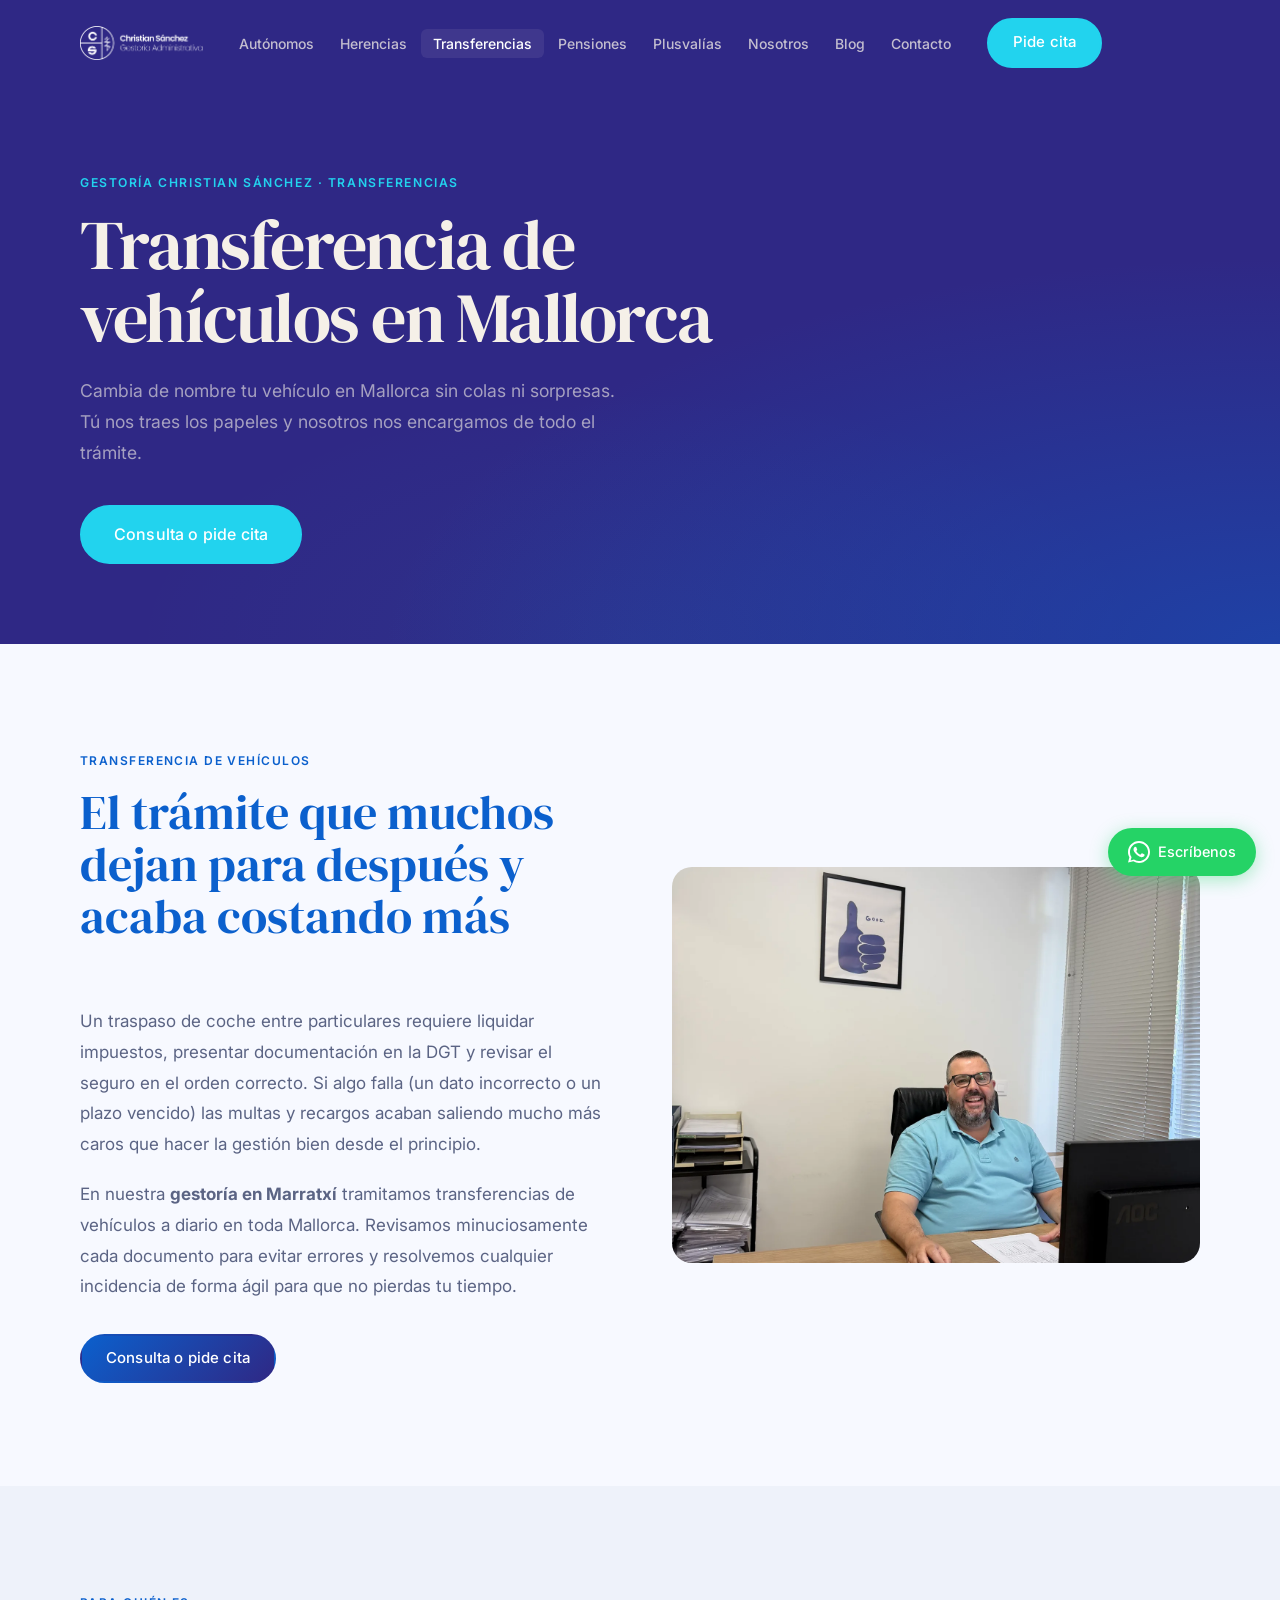
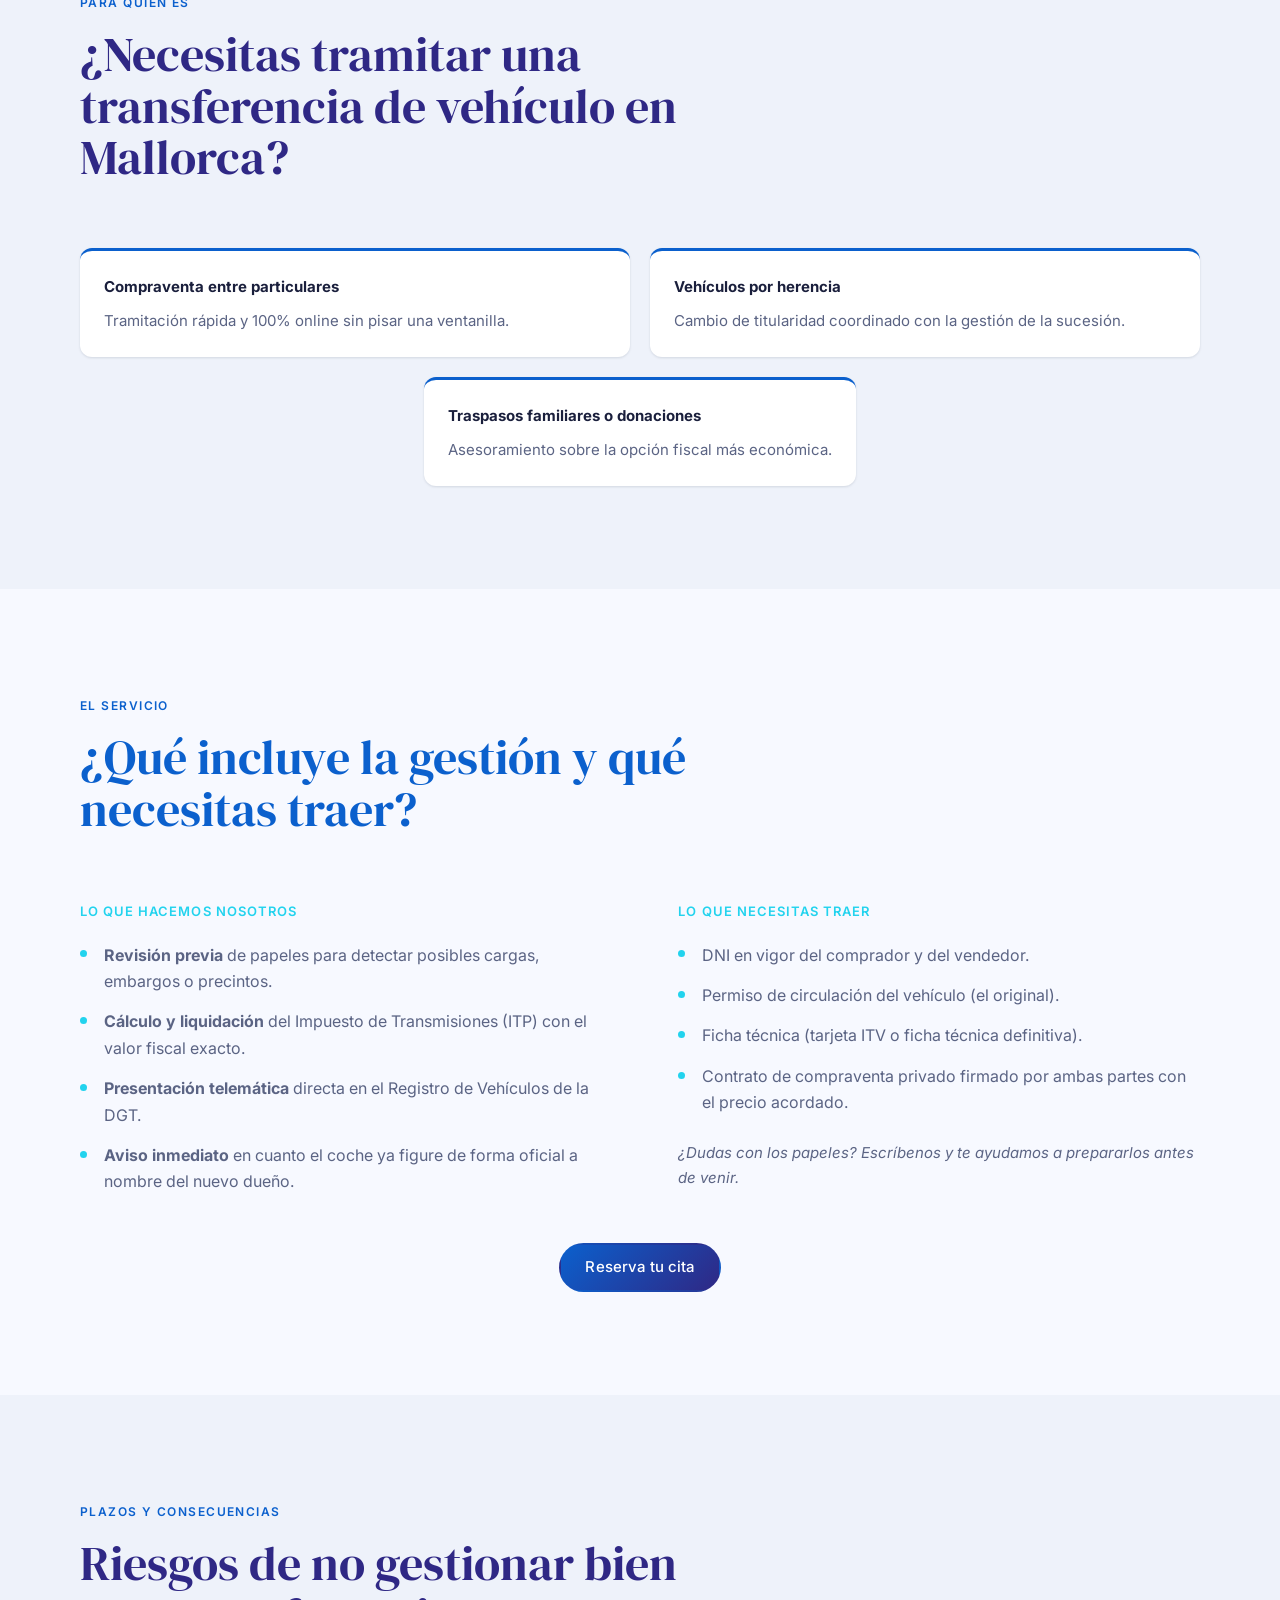
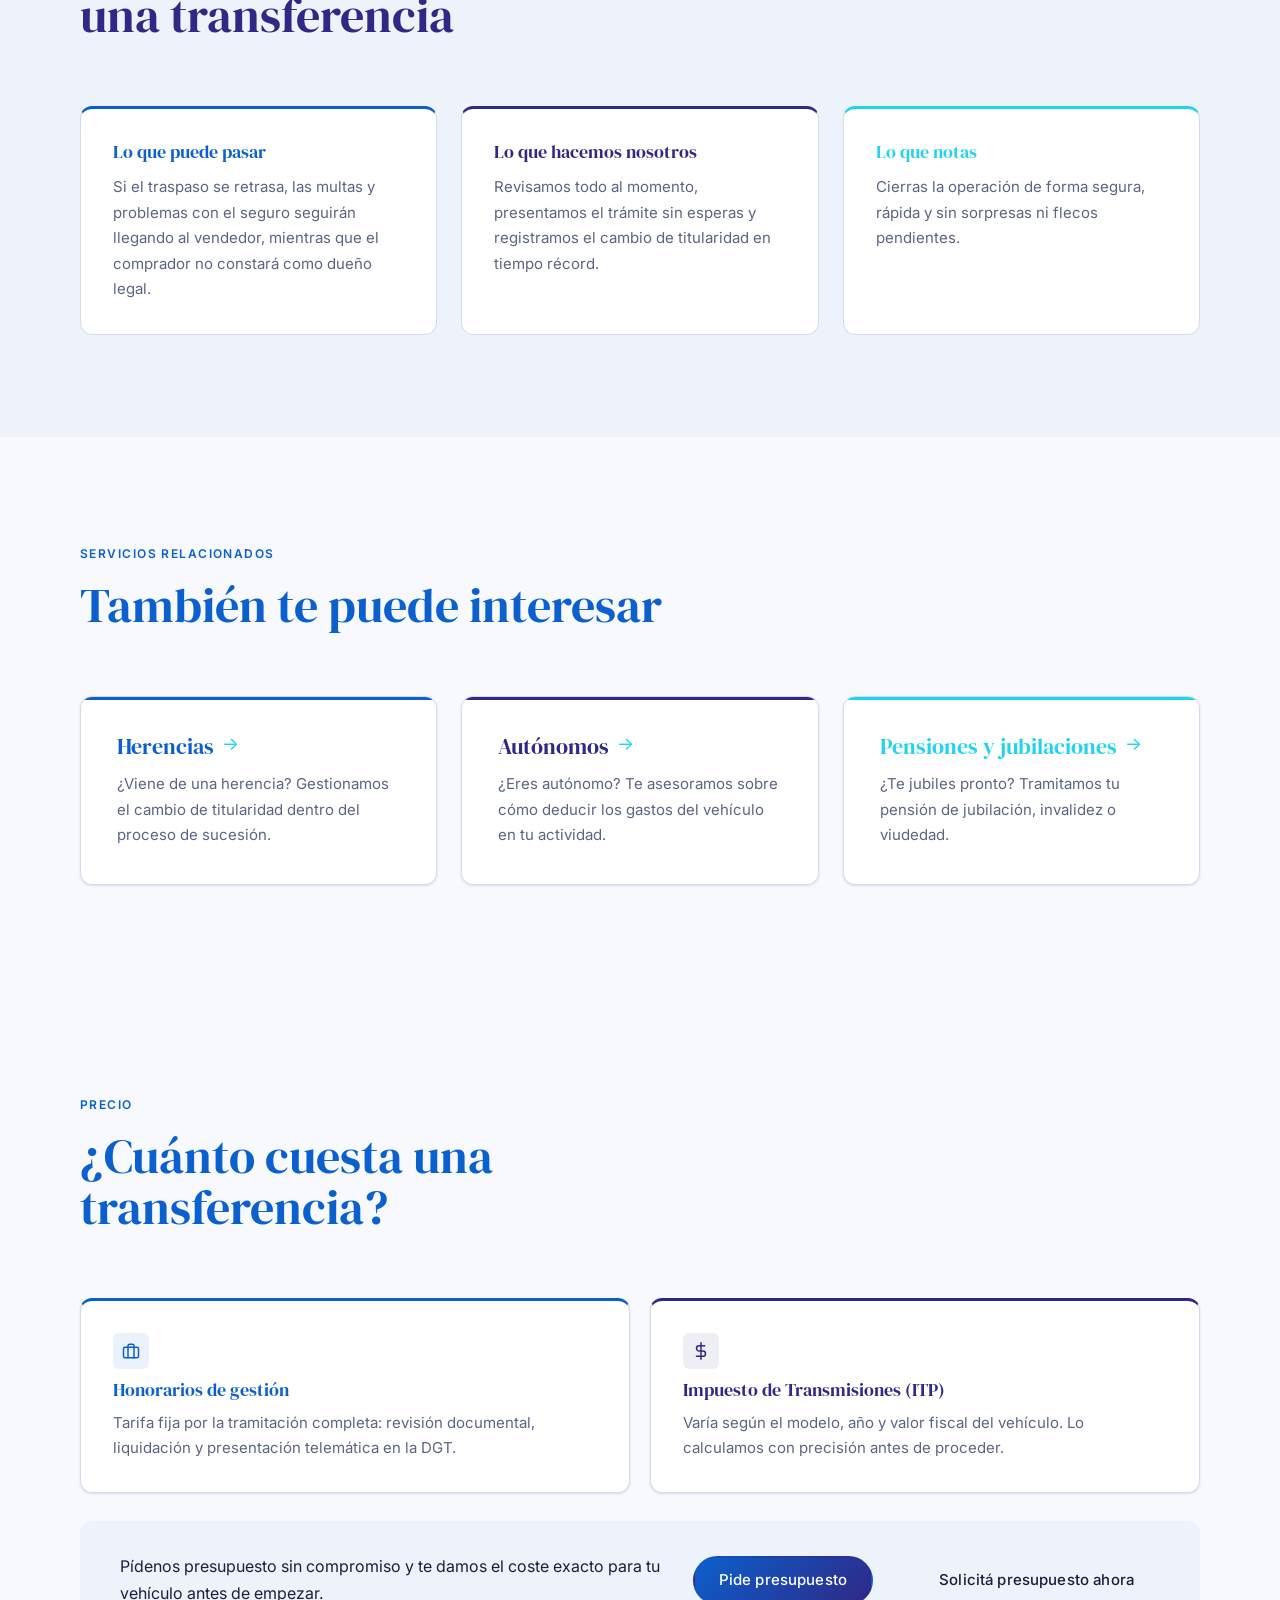
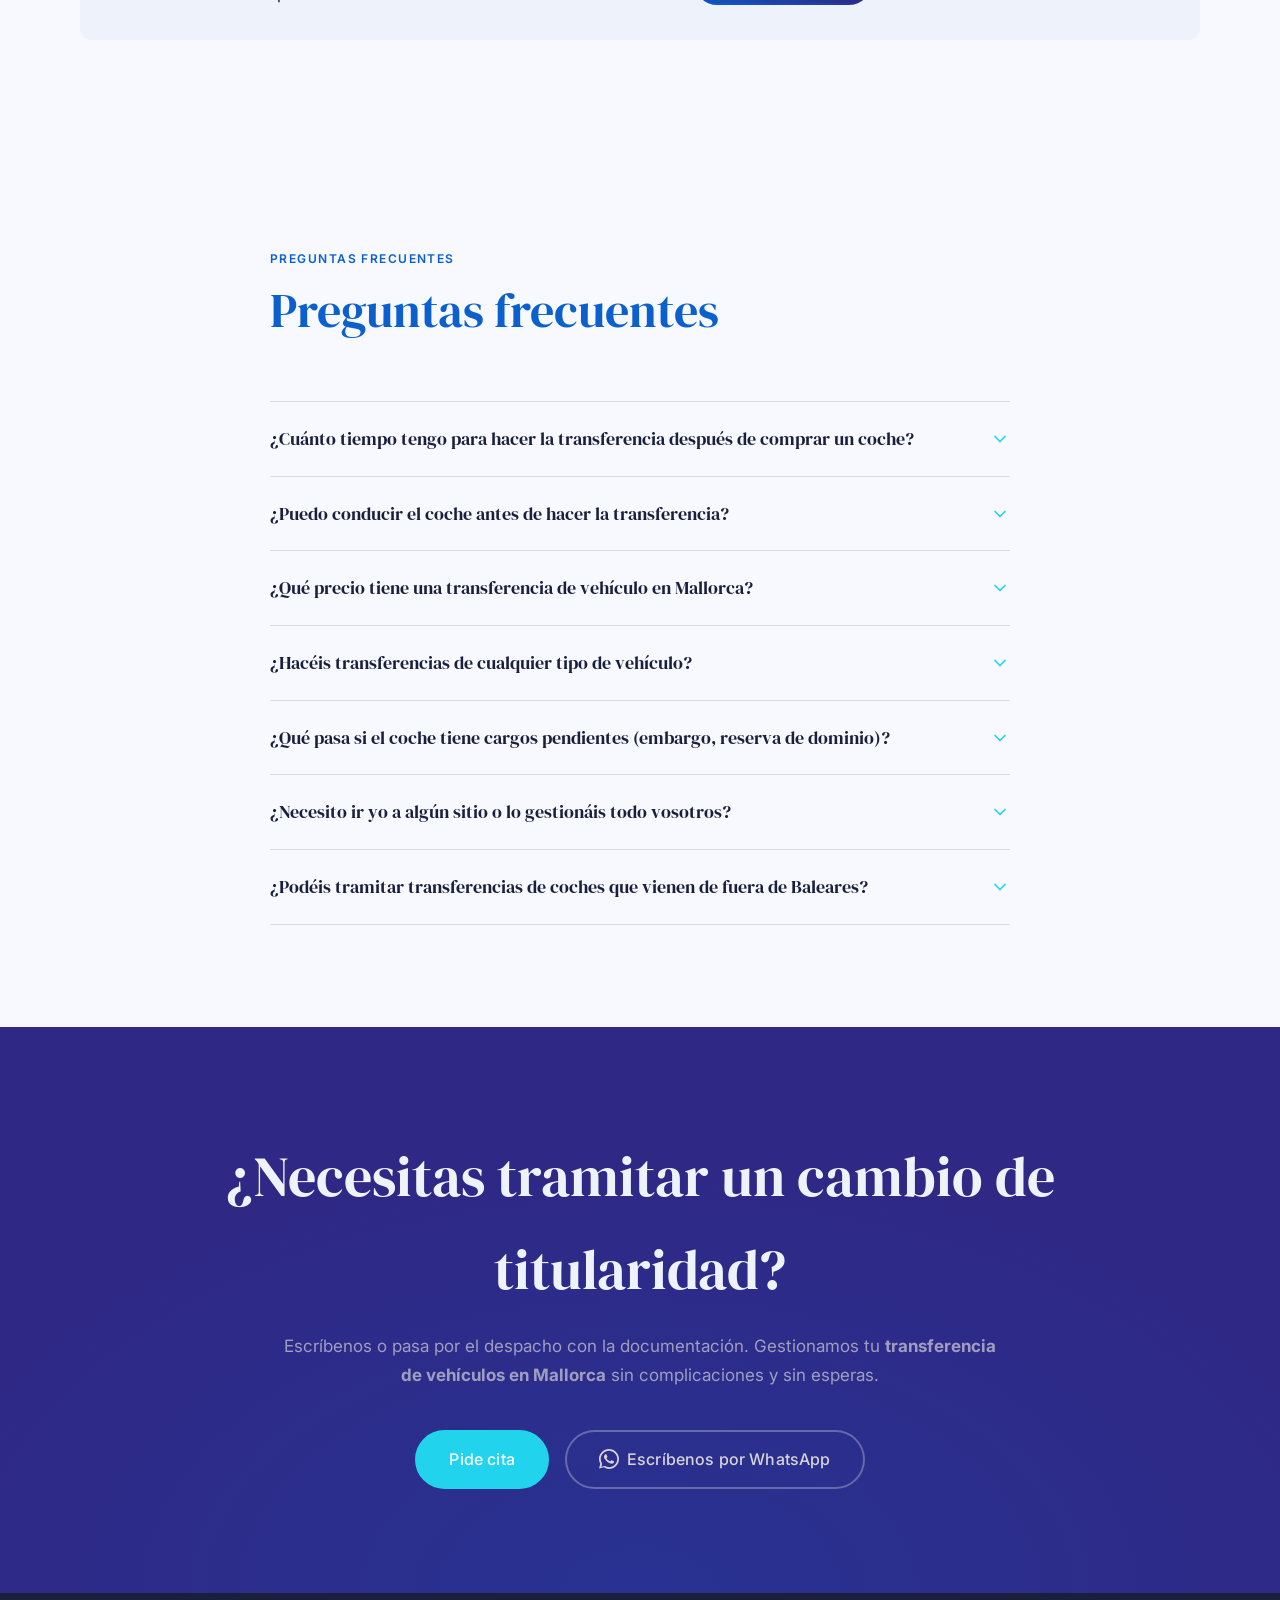
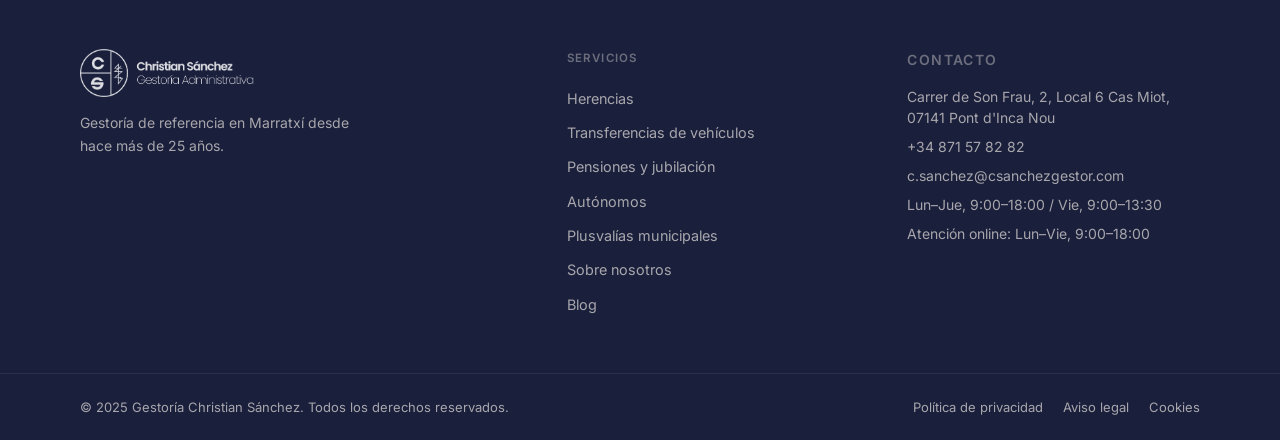
<file: screens/transferencias-vehiculos/index.html>
<!DOCTYPE html>
<html lang="es">
<head>
    <meta charset="UTF-8">
    <link rel="icon" type="image/png" href="../../assets/logo-icon.png">
    <meta name="viewport" content="width=device-width, initial-scale=1.0">
    <title>Cambio titularidad vehículo Mallorca | Gestoría Marratxí</title>
    <meta name="description" content="Transferencias de vehículos en Mallorca sin colas ni ventanillas. Más de 25 trámites al mes. Solo traes la documentación y nosotros nos encargamos del resto.">

    <link rel="preconnect" href="https://fonts.googleapis.com">
    <link rel="preconnect" href="https://fonts.gstatic.com" crossorigin>
    <link href="https://fonts.googleapis.com/css2?family=DM+Serif+Display:ital@0;1&family=Inter:wght@300;400;500;600&display=swap" rel="stylesheet">

    <link rel="stylesheet" href="../assets/global.css">
    <link rel="stylesheet" href="style.css">
</head>
<body>

<!-- ══ NAV ════════════════════════════════════════════════════════ -->
<header class="nav" id="nav">
    <div class="nav-inner container">
        <a href="../../index.html" class="nav-logo" aria-label="Gestoría Christian Sánchez — volver al inicio">
            <img src="../../assets/logo.png" alt="Gestoría Christian Sánchez" class="nav-logo-img">
        </a>
        <nav aria-label="Navegación principal">
            <ul class="nav-links" id="nav-links">
                <li><a href="../autonomos/index.html">Autónomos</a></li>
                <li><a href="../herencias/index.html">Herencias</a></li>
                <li><a href="../transferencias-vehiculos/index.html" aria-current="page">Transferencias</a></li>
                <li><a href="../pensiones/index.html">Pensiones</a></li>
                <!-- PENDIENTE: confirmar con cliente la posición definitiva de Plusvalías en el menú -->
                <li><a href="../plusvalias-municipales/index.html">Plusvalías</a></li>
                <li><a href="../sobre-nosotros/index.html">Nosotros</a></li>
                <li><a href="../blog/index.html">Blog</a></li>
                <li><a href="../contacto/index.html">Contacto</a></li>
            </ul>
        </nav>
        <a href="../contacto/index.html" class="btn btn-accent nav-cta">Pide cita</a>
        <button class="nav-hamburger" id="nav-hamburger" aria-label="Abrir menú" aria-expanded="false" aria-controls="nav-links">
            <span></span><span></span><span></span>
        </button>
    </div>
</header>

<main>

<!-- ══ HERO ═══════════════════════════════════════════════════════ -->
<section class="page-hero" aria-label="Transferencias de vehículos">
    <div class="page-hero-inner container">
        <p class="page-hero-eyebrow">Gestoría Christian Sánchez · Transferencias</p>
        <h1>Transferencia de vehículos en Mallorca</h1>
        <p class="page-hero-subtitle">Cambia de nombre tu vehículo en Mallorca sin colas ni sorpresas. Tú nos traes los papeles y nosotros nos encargamos de todo el trámite.</p>
        <div class="page-hero-actions">
            <a href="../contacto/index.html" class="btn btn-accent btn-lg">Consulta o pide cita</a>
        </div>
    </div>
</section>

<!-- ══ INTRODUCCIÓN ════════════════════════════════════════════════ -->
<section class="section" aria-labelledby="intro-transfer-title">
    <div class="container">
        <div class="intro-two-col">
            <div class="intro-two-col-text">
                <div class="section-header">
                    <span class="section-eyebrow">Transferencia de vehículos</span>
                    <h2 id="intro-transfer-title">El trámite que muchos dejan para después y acaba costando más</h2>
                </div>
                <div class="intro-text">
                    <p>Un traspaso de coche entre particulares requiere liquidar impuestos, presentar documentación en la DGT y revisar el seguro en el orden correcto. Si algo falla (un dato incorrecto o un plazo vencido) las multas y recargos acaban saliendo mucho más caros que hacer la gestión bien desde el principio.</p>
                    <p>En nuestra <strong>gestoría en Marratxí</strong> tramitamos transferencias de vehículos a diario en toda Mallorca. Revisamos minuciosamente cada documento para evitar errores y resolvemos cualquier incidencia de forma ágil para que no pierdas tu tiempo.</p>
                </div>
                <a href="../contacto/index.html" class="btn btn-outline-primary" style="margin-top:2rem;display:inline-flex;">Consulta o pide cita</a>
            </div>
            <div class="intro-two-col-img">
                <img src="../../assets/work-biel.webp" alt="Transferencia de vehículos en Mallorca" loading="lazy">
            </div>
        </div>
    </div>
</section>

<!-- ══ PARA QUIÉN ES ═══════════════════════════════════════════════ -->
<section class="section section--cream" aria-labelledby="situaciones-transfer-title">
    <div class="container">
        <div class="section-header">
            <span class="section-eyebrow">Para quién es</span>
            <h2 id="situaciones-transfer-title">¿Necesitas tramitar una transferencia de vehículo en Mallorca?</h2>
        </div>
        <ul class="paraquien-list">
            <li class="paraquien-item">
                <p class="paraquien-who"><strong>Compraventa entre particulares</strong></p>
                <p class="paraquien-what">Tramitación rápida y 100% online sin pisar una ventanilla.</p>
            </li>
            <li class="paraquien-item">
                <p class="paraquien-who"><strong>Vehículos por herencia</strong></p>
                <p class="paraquien-what">Cambio de titularidad coordinado con la gestión de la sucesión.</p>
            </li>
            <li class="paraquien-item">
                <p class="paraquien-who"><strong>Traspasos familiares o donaciones</strong></p>
                <p class="paraquien-what">Asesoramiento sobre la opción fiscal más económica.</p>
            </li>
        </ul>
    </div>
</section>

<!-- ══ QUÉ INCLUYE ═════════════════════════════════════════════════ -->
<section class="section" aria-labelledby="incluye-title">
    <div class="container">
        <div class="section-header">
            <span class="section-eyebrow">El servicio</span>
            <h2 id="incluye-title">¿Qué incluye la gestión y qué necesitas traer?</h2>
        </div>
        <div class="transferencia-grid">
            <div class="transferencia-col">
                <p class="transferencia-col-title">Lo que hacemos nosotros</p>
                <ul class="feature-list" aria-label="Qué incluye el servicio">
                    <li><strong>Revisión previa</strong> de papeles para detectar posibles cargas, embargos o precintos.</li>
                    <li><strong>Cálculo y liquidación</strong> del Impuesto de Transmisiones (ITP) con el valor fiscal exacto.</li>
                    <li><strong>Presentación telemática</strong> directa en el Registro de Vehículos de la DGT.</li>
                    <li><strong>Aviso inmediato</strong> en cuanto el coche ya figure de forma oficial a nombre del nuevo dueño.</li>
                </ul>
            </div>
            <div class="transferencia-col">
                <p class="transferencia-col-title">Lo que necesitas traer</p>
                <ul class="feature-list" aria-label="Documentación necesaria">
                    <li>DNI en vigor del comprador y del vendedor.</li>
                    <li>Permiso de circulación del vehículo (el original).</li>
                    <li>Ficha técnica (tarjeta ITV o ficha técnica definitiva).</li>
                    <li>Contrato de compraventa privado firmado por ambas partes con el precio acordado.</li>
                </ul>
                <p class="nota-plazo"><em>¿Dudas con los papeles? Escríbenos y te ayudamos a prepararlos antes de venir.</em></p>
            </div>
        </div>
        <div class="section-cta">
            <a href="../contacto/index.html" class="btn btn-outline-primary">Reserva tu cita</a>
        </div>
    </div>
</section>

<!-- ══ QUÉ OCURRE SI NO SE HACE BIEN ═══════════════════════════════ -->
<section class="section section--cream" aria-labelledby="riesgos-transfer-title">
    <div class="container">
        <div class="section-header">
            <span class="section-eyebrow">Plazos y consecuencias</span>
            <h2 id="riesgos-transfer-title">Riesgos de no gestionar bien una transferencia</h2>
        </div>
        <div class="alerta-grid">
            <div class="alerta-card">
                <h3>Lo que puede pasar</h3>
                <p>Si el traspaso se retrasa, las multas y problemas con el seguro seguirán llegando al vendedor, mientras que el comprador no constará como dueño legal.</p>
            </div>
            <div class="alerta-card">
                <h3>Lo que hacemos nosotros</h3>
                <p>Revisamos todo al momento, presentamos el trámite sin esperas y registramos el cambio de titularidad en tiempo récord.</p>
            </div>
            <div class="alerta-card">
                <h3>Lo que notas</h3>
                <p>Cierras la operación de forma segura, rápida y sin sorpresas ni flecos pendientes.</p>
            </div>
        </div>
    </div>
</section>

<!-- ══ SERVICIOS RELACIONADOS ═══════════════════════════════════════ -->
<section class="section" aria-labelledby="relacionados-transfer-title">
    <div class="container">
        <div class="section-header">
            <span class="section-eyebrow">Servicios relacionados</span>
            <h2 id="relacionados-transfer-title">También te puede interesar</h2>
        </div>
        <div class="relacionados-list">
            <article class="relacionado-card">
                <h3><a href="../herencias/index.html" class="relacionado-card-title">Herencias</a></h3>
                <p>¿Viene de una herencia? Gestionamos el cambio de titularidad dentro del proceso de sucesión.</p>
            </article>
            <article class="relacionado-card">
                <h3><a href="../autonomos/index.html" class="relacionado-card-title">Autónomos</a></h3>
                <p>¿Eres autónomo? Te asesoramos sobre cómo deducir los gastos del vehículo en tu actividad.</p>
            </article>
            <article class="relacionado-card">
                <h3><a href="../pensiones/index.html" class="relacionado-card-title">Pensiones y jubilaciones</a></h3>
                <p>¿Te jubiles pronto? Tramitamos tu pensión de jubilación, invalidez o viudedad.</p>
            </article>
        </div>
    </div>
</section>

<!-- ══ PRECIO ══════════════════════════════════════════════════════ -->
<section class="section" aria-label="Precio">
    <div class="container">
        <div class="section-header">
            <span class="section-eyebrow">Precio</span>
            <h2>¿Cuánto cuesta una transferencia?</h2>
        </div>
        <div class="precio-factors">
            <div class="precio-factor-card">
                <div class="precio-factor-icon" aria-hidden="true">
                    <svg width="18" height="18" viewBox="0 0 24 24" fill="none" stroke="currentColor" stroke-width="2" stroke-linecap="round" stroke-linejoin="round"><rect x="2" y="7" width="20" height="14" rx="2" ry="2"/><path d="M16 21V5a2 2 0 0 0-2-2h-4a2 2 0 0 0-2 2v16"/></svg>
                </div>
                <h3>Honorarios de gestión</h3>
                <p>Tarifa fija por la tramitación completa: revisión documental, liquidación y presentación telemática en la DGT.</p>
            </div>
            <div class="precio-factor-card">
                <div class="precio-factor-icon" aria-hidden="true">
                    <svg width="18" height="18" viewBox="0 0 24 24" fill="none" stroke="currentColor" stroke-width="2" stroke-linecap="round" stroke-linejoin="round"><line x1="12" y1="1" x2="12" y2="23"/><path d="M17 5H9.5a3.5 3.5 0 0 0 0 7h5a3.5 3.5 0 0 1 0 7H6"/></svg>
                </div>
                <h3>Impuesto de Transmisiones (ITP)</h3>
                <p>Varía según el modelo, año y valor fiscal del vehículo. Lo calculamos con precisión antes de proceder.</p>
            </div>
        </div>
        <div class="precio-cta-note">
            <p>Pídenos presupuesto sin compromiso y te damos el coste exacto para tu vehículo antes de empezar.</p>
            <a href="../contacto/index.html" class="btn btn-primary">Pide presupuesto</a>
            <!-- PENDIENTE: confirmar con cliente el número de WhatsApp -->
            <a href="https://wa.me/34XXXXXXXXX" class="btn btn-wa" target="_blank" rel="noopener noreferrer">
                <svg width="18" height="18" viewBox="0 0 24 24" fill="currentColor" aria-hidden="true"><path d="M17.472 14.382c-.297-.149-1.758-.867-2.03-.967-.273-.099-.471-.148-.67.15-.197.297-.767.966-.94 1.164-.173.199-.347.223-.644.075-.297-.15-1.255-.463-2.39-1.475-.883-.788-1.48-1.761-1.653-2.059-.173-.297-.018-.458.13-.606.134-.133.298-.347.446-.52.149-.174.198-.298.298-.497.099-.198.05-.371-.025-.52-.075-.149-.669-1.612-.916-2.207-.242-.579-.487-.5-.669-.51-.173-.008-.371-.01-.57-.01-.198 0-.52.074-.792.372-.272.297-1.04 1.016-1.04 2.479 0 1.462 1.065 2.875 1.213 3.074.149.198 2.096 3.2 5.077 4.487.709.306 1.262.489 1.694.625.712.227 1.36.195 1.871.118.571-.085 1.758-.719 2.006-1.413.248-.694.248-1.289.173-1.413-.074-.124-.272-.198-.57-.347z"/><path d="M12 0C5.373 0 0 5.373 0 12c0 2.123.555 4.116 1.527 5.849L.057 23.5l5.833-1.53A11.945 11.945 0 0012 24c6.627 0 12-5.373 12-12S18.627 0 12 0zm0 21.894a9.898 9.898 0 01-5.047-1.378l-.362-.214-3.741.981.998-3.648-.235-.374A9.862 9.862 0 012.106 12c0-5.46 4.434-9.894 9.894-9.894 5.46 0 9.894 4.434 9.894 9.894 0 5.46-4.434 9.894-9.894 9.894z"/></svg>
                Solicitá presupuesto ahora
            </a>
        </div>
    </div>
</section>

<!-- ══ FAQS ════════════════════════════════════════════════════════ -->
<section class="section faq" aria-labelledby="faq-transfer-title">
    <div class="container faq-inner">
        <div class="section-header">
            <span class="section-eyebrow">Preguntas frecuentes</span>
            <h2 id="faq-transfer-title">Preguntas frecuentes</h2>
        </div>
        <div class="faq-list">
            <details class="faq-item">
                <summary class="faq-question">¿Cuánto tiempo tengo para hacer la transferencia después de comprar un coche?</summary>
                <div class="faq-answer">
                    <p>Tienes un plazo de <strong>30 días hábiles</strong> desde la firma del contrato para liquidar el Impuesto de Transmisiones sin recargos de Hacienda. En nuestra gestoría lo resolvemos en pocos días.</p>
                </div>
            </details>
            <details class="faq-item">
                <summary class="faq-question">¿Puedo conducir el coche antes de hacer la transferencia?</summary>
                <div class="faq-answer">
                    <p>Sí, pero el coche sigue legalmente a nombre del vendedor hasta finalizar el trámite. Cualquier multa o percance le afectará directamente. Conviene hacer el cambio de nombre de inmediato para evitar riesgos.</p>
                </div>
            </details>
            <details class="faq-item">
                <summary class="faq-question">¿Qué precio tiene una transferencia de vehículo en Mallorca?</summary>
                <div class="faq-answer">
                    <p>El coste varía según el valor fiscal del vehículo (que marca el impuesto autonómico). Nuestros honorarios de gestión son fijos. Consúltanos y te damos el importe exacto en minutos.</p>
                </div>
            </details>
            <details class="faq-item">
                <summary class="faq-question">¿Hacéis transferencias de cualquier tipo de vehículo?</summary>
                <div class="faq-answer">
                    <p>Sí. Tramitamos el cambio de nombre de coches, motos, ciclomotores, furgonetas y vehículos industriales.</p>
                </div>
            </details>
            <details class="faq-item">
                <summary class="faq-question">¿Qué pasa si el coche tiene cargos pendientes (embargo, reserva de dominio)?</summary>
                <div class="faq-answer">
                    <p>Antes de tramitar, comprobamos que esté libre de cargas. Si detectamos un embargo o una reserva de dominio, te avisamos de inmediato para que lo soluciones antes de realizar el pago del vehículo.</p>
                </div>
            </details>
            <details class="faq-item">
                <summary class="faq-question">¿Necesito ir yo a algún sitio o lo gestionáis todo vosotros?</summary>
                <div class="faq-answer">
                    <p>Nos encargamos de todo. Solo debes traernos o enviarnos los papeles a nuestra oficina en Marratxí. No tendrás que desplazarte a Tráfico ni realizar colas en ninguna ventanilla.</p>
                </div>
            </details>
            <details class="faq-item">
                <summary class="faq-question">¿Podéis tramitar transferencias de coches que vienen de fuera de Baleares?</summary>
                <div class="faq-answer">
                    <p>Sí, gestionamos el cambio de nombre de vehículos procedentes de cualquier provincia de España sin que suponga ningún problema ni retraso para el trámite.</p>
                </div>
            </details>
        </div>
    </div>
</section>

<!-- ══ CTA BANNER ══════════════════════════════════════════════════ -->
<section class="cta-banner" aria-label="Llamada a la acción">
    <div class="container">
        <h2>¿Necesitas tramitar un cambio de titularidad?</h2>
        <p>Escríbenos o pasa por el despacho con la documentación. Gestionamos tu <strong>transferencia de vehículos en Mallorca</strong> sin complicaciones y sin esperas.</p>
        <div class="cta-banner-actions">
            <a href="../contacto/index.html" class="btn btn-accent btn-lg">Pide cita</a>
            <a href="#" class="btn btn-ghost btn-lg">
                <svg width="20" height="20" viewBox="0 0 24 24" fill="currentColor" aria-hidden="true"><path d="M17.472 14.382c-.297-.149-1.758-.867-2.03-.967-.273-.099-.471-.148-.67.15-.197.297-.767.966-.94 1.164-.173.199-.347.223-.644.075-.297-.15-1.255-.463-2.39-1.475-.883-.788-1.48-1.761-1.653-2.059-.173-.297-.018-.458.13-.606.134-.133.298-.347.446-.52.149-.174.198-.298.298-.497.099-.198.05-.371-.025-.52-.075-.149-.669-1.612-.916-2.207-.242-.579-.487-.5-.669-.51-.173-.008-.371-.01-.57-.01-.198 0-.52.074-.792.372-.272.297-1.04 1.016-1.04 2.479 0 1.462 1.065 2.875 1.213 3.074.149.198 2.096 3.2 5.077 4.487.709.306 1.262.489 1.694.625.712.227 1.36.195 1.871.118.571-.085 1.758-.719 2.006-1.413.248-.694.248-1.289.173-1.413-.074-.124-.272-.198-.57-.347z"/><path d="M12 0C5.373 0 0 5.373 0 12c0 2.123.555 4.116 1.527 5.849L.057 23.5l5.833-1.53A11.945 11.945 0 0012 24c6.627 0 12-5.373 12-12S18.627 0 12 0zm0 21.894a9.898 9.898 0 01-5.047-1.378l-.362-.214-3.741.981.998-3.648-.235-.374A9.862 9.862 0 012.106 12c0-5.46 4.434-9.894 9.894-9.894 5.46 0 9.894 4.434 9.894 9.894 0 5.46-4.434 9.894-9.894 9.894z"/></svg>
                Escríbenos por WhatsApp
            </a>
        </div>
    </div>
</section>

</main>

<!-- ══ FOOTER ══════════════════════════════════════════════════════ -->
<footer class="footer">
    <div class="container">
        <div class="footer-inner">
            <div class="footer-brand">
                <img src="../../assets/logo.png" alt="Gestoría Christian Sánchez" class="footer-logo-img">
                <p class="footer-brand-desc">Gestoría de referencia en Marratxí desde hace más de 25 años.</p>
            </div>
            <div class="footer-nav">
                <p class="footer-col-title">Servicios</p>
                <ul>
                    <li><a href="../herencias/index.html">Herencias</a></li>
                    <li><a href="../transferencias-vehiculos/index.html">Transferencias de vehículos</a></li>
                    <li><a href="../pensiones/index.html">Pensiones y jubilación</a></li>
                    <li><a href="../autonomos/index.html">Autónomos</a></li>
                    <!-- PENDIENTE: confirmar con cliente la posición definitiva de Plusvalías en el footer -->
                    <li><a href="../plusvalias-municipales/index.html">Plusvalías municipales</a></li>
                    <li><a href="../sobre-nosotros/index.html">Sobre nosotros</a></li>
                    <li><a href="../blog/index.html">Blog</a></li>
                </ul>
            </div>
            <div class="footer-contact">
                <p class="footer-col-title">Contacto</p>
                <address>
                    <p>Carrer de Son Frau, 2, Local 6
                    Cas Miot, 07141 Pont d'Inca Nou</p>
                    <p><a href="tel:+34871578282">+34 871 57 82 82</a></p>
                    <p><a href="mailto:c.sanchez@csanchezgestor.com">c.sanchez@csanchezgestor.com</a></p>
                    <p>Lun–Jue, 9:00–18:00 / Vie, 9:00–13:30</p>
                    <p>Atención online: Lun–Vie, 9:00–18:00</p>
                </address>
            </div>
        </div>
    </div>
    <div class="footer-bottom">
        <div class="footer-bottom-inner container">
            <p>© 2025 Gestoría Christian Sánchez. Todos los derechos reservados.</p>
            <nav aria-label="Legal">
                <a href="#">Política de privacidad</a>
                <a href="#">Aviso legal</a>
                <a href="#">Cookies</a>
            </nav>
        </div>
    </div>
</footer>

<a href="#" class="whatsapp-float" aria-label="Escríbenos por WhatsApp">
    <svg width="22" height="22" viewBox="0 0 24 24" fill="currentColor" aria-hidden="true"><path d="M17.472 14.382c-.297-.149-1.758-.867-2.03-.967-.273-.099-.471-.148-.67.15-.197.297-.767.966-.94 1.164-.173.199-.347.223-.644.075-.297-.15-1.255-.463-2.39-1.475-.883-.788-1.48-1.761-1.653-2.059-.173-.297-.018-.458.13-.606.134-.133.298-.347.446-.52.149-.174.198-.298.298-.497.099-.198.05-.371-.025-.52-.075-.149-.669-1.612-.916-2.207-.242-.579-.487-.5-.669-.51-.173-.008-.371-.01-.57-.01-.198 0-.52.074-.792.372-.272.297-1.04 1.016-1.04 2.479 0 1.462 1.065 2.875 1.213 3.074.149.198 2.096 3.2 5.077 4.487.709.306 1.262.489 1.694.625.712.227 1.36.195 1.871.118.571-.085 1.758-.719 2.006-1.413.248-.694.248-1.289.173-1.413-.074-.124-.272-.198-.57-.347z"/><path d="M12 0C5.373 0 0 5.373 0 12c0 2.123.555 4.116 1.527 5.849L.057 23.5l5.833-1.53A11.945 11.945 0 0012 24c6.627 0 12-5.373 12-12S18.627 0 12 0zm0 21.894a9.898 9.898 0 01-5.047-1.378l-.362-.214-3.741.981.998-3.648-.235-.374A9.862 9.862 0 012.106 12c0-5.46 4.434-9.894 9.894-9.894 5.46 0 9.894 4.434 9.894 9.894 0 5.46-4.434 9.894-9.894 9.894z"/></svg>
    <span>Escríbenos</span>
</a>

<script>
const nav = document.getElementById('nav');
const hamburger = document.getElementById('nav-hamburger');
const navLinks = document.getElementById('nav-links');
hamburger.addEventListener('click', () => {
    const open = navLinks.classList.toggle('is-open');
    hamburger.setAttribute('aria-expanded', open);
});
navLinks.querySelectorAll('a').forEach(a => a.addEventListener('click', () => {
    navLinks.classList.remove('is-open');
    hamburger.setAttribute('aria-expanded', 'false');
}));
window.addEventListener('scroll', () => {
    nav.classList.toggle('nav--scrolled', window.scrollY > 40);
}, { passive: true });
</script>
</body>
</html>
</file>
<file: screens/assets/global.css>
/* ================================================================
   GESTORÍA CHRISTIAN SÁNCHEZ — Global Styles
   global.css · Ranking Online · 2025
   ================================================================ */

/* ── 1. Tokens ─────────────────────────────────────────────────── */
:root {
    --color-bg:      #F7F9FF;
    --color-primary: #0B60CD;
    --color-dark:    #2F2885;
    --color-accent:  #22D3EE;
    --color-cream:   #EEF2FA;
    --color-text:    #1A1F3C;
    --color-muted:   #5B6484;
    --color-border:  #D4DCEC;

    --gradient-brand: linear-gradient(135deg, var(--color-primary), var(--color-dark));

    --font-serif: 'DM Serif Display', Georgia, serif;
    --font-sans:  'Inter', system-ui, -apple-system, sans-serif;

    --r-sm:   6px;
    --r-md:   12px;
    --r-lg:   20px;
    --r-pill: 100px;

    --sh-sm: 0 1px 3px rgb(26 34 50/.08), 0 1px 2px rgb(26 34 50/.05);
    --sh-md: 0 4px 14px rgb(26 34 50/.10), 0 2px 4px rgb(26 34 50/.06);
    --sh-lg: 0 12px 36px rgb(26 34 50/.13), 0 4px 10px rgb(26 34 50/.06);

    --ease:   200ms ease-out;
    --z-nav:  100;
    --z-float: 50;
}

/* ── 2. Reset ───────────────────────────────────────────────────── */
*,
*::before,
*::after { box-sizing: border-box; margin: 0; padding: 0; }

html { scroll-behavior: smooth; -webkit-text-size-adjust: 100%; }

body {
    font-family: var(--font-sans);
    font-size: 1rem;
    line-height: 1.65;
    color: var(--color-text);
    background-color: var(--color-bg);
    overflow-x: hidden;
}

img, svg  { display: block; max-width: 100%; }
a         { color: inherit; text-decoration: none; }
ul, ol    { list-style: none; }
address   { font-style: normal; }

/* ── 3. Layout ──────────────────────────────────────────────────── */
.container {
    width: 100%;
    max-width: 1200px;
    margin-inline: auto;
    padding-inline: clamp(1.25rem, 5vw, 2.5rem);
}

.section           { padding-block: clamp(4rem, 8vw, 7rem); }
.section--dark     { background-color: var(--color-primary); color: var(--color-cream); }
.section--cream    { background-color: var(--color-cream); }
.section--charcoal { background-color: var(--color-dark); color: var(--color-cream); }

.section-eyebrow {
    display: inline-block;
    font-size: .75rem;
    font-weight: 600;
    letter-spacing: .12em;
    text-transform: uppercase;
    color: var(--color-primary);
    margin-bottom: 1rem;
}

.section-header {
    max-width: 640px;
    margin-bottom: clamp(2.5rem, 5vw, 4rem);
}

.section-header h2 {
    font-family: var(--font-serif);
    font-size: clamp(2rem, 4vw, 3rem);
    line-height: 1.08;
    color: var(--color-primary);
}

.section--dark .section-header h2,
.section--charcoal .section-header h2 { color: var(--color-cream); }
.section--cream .section-header h2    { color: var(--color-dark); }

/* ── 4. Typography ──────────────────────────────────────────────── */
h1, h2, h3 { font-family: var(--font-serif); font-weight: 400; }
p          { max-width: 65ch; line-height: 1.7; }

/* ── 5. Buttons ─────────────────────────────────────────────────── */
.btn {
    display: inline-flex;
    align-items: center;
    gap: .5rem;
    padding: .65rem 1.5rem;
    border-radius: var(--r-pill);
    font-family: var(--font-sans);
    font-size: .9375rem;
    font-weight: 500;
    letter-spacing: .01em;
    border: 2px solid transparent;
    cursor: pointer;
    white-space: nowrap;
    transition: background-color var(--ease), color var(--ease),
        border-color var(--ease), box-shadow var(--ease), transform var(--ease);
}

.btn-lg { padding: .9rem 2rem; font-size: 1rem; }

.btn-accent {
    background-color: var(--color-accent);
    color: #fff;
    border-color: var(--color-accent);
}
.btn-accent:hover {
    background-color: #0891B2;
    border-color: #0891B2;
    box-shadow: var(--sh-md);
}

.btn-primary {
    background: var(--gradient-brand);
    color: #fff;
    border-color: transparent;
}
.btn-primary:hover {
    background: linear-gradient(135deg, #0d6fe0, #3830a0);
    border-color: transparent;
    box-shadow: var(--sh-md);
}

.btn-ghost {
    background-color: transparent;
    color: rgba(245,240,232,.85);
    border-color: rgba(245,240,232,.3);
}
.btn-ghost:hover {
    background-color: rgba(245,240,232,.08);
    border-color: rgba(245,240,232,.55);
}

.btn-outline-primary {
    background: var(--gradient-brand);
    color: #fff;
    border-color: transparent;
}
.btn-outline-primary:hover {
    background: linear-gradient(135deg, #0d6fe0, #3830a0);
    border-color: transparent;
    box-shadow: var(--sh-md);
}

.btn-outline-accent {
    background-color: transparent;
    color: var(--color-accent);
    border-color: var(--color-accent);
}

.btn-outline-accent:hover {
    background-color: var(--color-accent);
    color: #fff;
    box-shadow: 0 8px 20px rgba(34, 211, 238, 0.3);
}

/* ── 6. Navigation ──────────────────────────────────────────────── */
.nav {
    position: fixed;
    inset-block-start: 0;
    inset-inline: 0;
    z-index: var(--z-nav);
    padding-block: 1.125rem;
    transition: background-color var(--ease), box-shadow var(--ease), padding-block var(--ease);
}

.nav--scrolled {
    background-color: rgba(47,40,133,.97);
    backdrop-filter: blur(14px);
    -webkit-backdrop-filter: blur(14px);
    box-shadow: 0 1px 0 rgba(255,255,255,.07);
    padding-block: .875rem;
}

.nav--solid {
    background-color: var(--color-dark);
}

.nav-inner { display: flex; align-items: center; gap: 1.5rem; }

.nav-logo  { display: flex; flex-direction: row; align-items: center; line-height: 1.2; flex-shrink: 0; }
.nav-logo-name    { font-family: var(--font-serif); font-size: 1.25rem; color: #fff; line-height: 1.1; }
.nav-logo-tagline { font-size: .68rem; color: rgba(245,240,232,.5); letter-spacing: .06em; text-transform: uppercase; }

.nav-logo-img {
    height: 34px;
    width: auto;
    display: block;
    filter: brightness(0) invert(1);
    transition: opacity var(--ease);
}
.nav-logo:hover .nav-logo-img { opacity: .85; }

.nav-links {
    display: flex;
    align-items: center;
    gap: .125rem;
    margin-left: auto;
}

.nav-links a {
    padding: .375rem .75rem;
    font-size: .875rem;
    font-weight: 500;
    color: rgba(245,240,232,.75);
    border-radius: var(--r-sm);
    transition: color var(--ease), background-color var(--ease);
}

.nav-links a:hover,
.nav-links a[aria-current="page"] {
    color: #fff;
    background-color: rgba(245,240,232,.08);
}

.nav-cta { flex-shrink: 0; }

.nav-hamburger {
    display: none;
    flex-direction: column;
    justify-content: center;
    gap: 5px;
    width: 44px;
    height: 44px;
    background: none;
    border: none;
    cursor: pointer;
    padding: .625rem;
    margin-left: auto;
}

.nav-hamburger span {
    display: block;
    height: 2px;
    background-color: rgba(245,240,232,.85);
    border-radius: 2px;
    transition: transform var(--ease), opacity var(--ease);
}

/* ── 7. Page Hero (inner pages) ─────────────────────────────────── */
.page-hero {
    position: relative;
    min-height: 62vh;
    display: flex;
    flex-direction: column;
    justify-content: flex-end;
    overflow: hidden;
    background-color: var(--color-dark);
    background-image:
        radial-gradient(ellipse 70% 60% at 100% 100%, rgba(11,96,205,.45), transparent),
        radial-gradient(ellipse 50% 60% at 0% 0%,   rgba(47,40,133,.7), transparent),
        radial-gradient(ellipse 40% 40% at 50% 100%, rgba(34,211,238,.06), transparent);
    padding-top: 5.5rem;
}

.page-hero-inner {
    position: relative;
    z-index: 1;
    padding-block: clamp(3rem, 7vw, 5rem);
}

.page-hero-eyebrow {
    display: inline-flex;
    align-items: center;
    gap: .6rem;
    font-size: .76rem;
    font-weight: 600;
    letter-spacing: .13em;
    text-transform: uppercase;
    color: var(--color-accent);
    margin-bottom: 1.25rem;
    line-height: 1;
    animation: heroUp .75s ease-out .1s both;
}

.page-hero h1 {
    font-family: var(--font-serif);
    font-size: clamp(2.5rem, 5.5vw, 4.75rem);
    line-height: 1.03;
    letter-spacing: -.025em;
    color: #f5f0e8;
    margin-bottom: 1.375rem;
    max-width: 20ch;
    animation: heroUp .9s ease-out .25s both;
}

.page-hero-subtitle {
    font-size: clamp(1rem, 1.5vw, 1.1rem);
    line-height: 1.75;
    color: rgba(245,240,232,.6);
    max-width: 50ch;
    margin-bottom: 2.25rem;
    animation: heroUp .75s ease-out .4s both;
}

.page-hero-actions {
    display: flex;
    flex-wrap: wrap;
    gap: .875rem;
    animation: heroUp .75s ease-out .55s both;
}

@keyframes heroUp {
    from { opacity: 0; transform: translateY(1.5rem); }
    to   { opacity: 1; transform: translateY(0); }
}

/* ── 8. Intro text block ────────────────────────────────────────── */
.intro-text p {
    font-size: 1.0625rem;
    color: var(--color-muted);
    line-height: 1.8;
    max-width: 70ch;
}

.intro-text p + p { margin-top: 1.25rem; }

/* ── 9. Numbered process list ───────────────────────────────────── */
.process-list {
    display: grid;
    grid-template-columns: repeat(3, 1fr);
    gap: 1.5rem;
    counter-reset: process;
}

.process-item {
    display: flex;
    flex-direction: column;
    gap: .875rem;
    padding: clamp(1.75rem, 3vw, 2.25rem);
    background: #fff;
    border: 1px solid var(--color-border);
    border-radius: var(--r-md);
    box-shadow: var(--sh-sm);
    counter-increment: process;
    transition: box-shadow var(--ease), transform var(--ease);
}

.process-item:hover {
    box-shadow: var(--sh-md);
    transform: translateY(-3px);
}

.process-num {
    font-family: var(--font-sans);
    font-size: .78rem;
    font-weight: 600;
    letter-spacing: .1em;
    color: var(--color-accent);
    opacity: .8;
}

.process-num::before { content: counter(process, decimal-leading-zero); }

.process-body p {
    font-size: 1rem;
    color: var(--color-muted);
    line-height: 1.7;
    max-width: none;
}

@media (max-width: 899px) {
    .process-list { grid-template-columns: repeat(2, 1fr); }
}

@media (max-width: 599px) {
    .process-list { grid-template-columns: 1fr; }
}

/* ── 10. Feature / bullet list ──────────────────────────────────── */
.feature-list { display: flex; flex-direction: column; gap: .875rem; }

.feature-list li {
    position: relative;
    padding-left: 1.5rem;
    font-size: 1rem;
    color: var(--color-muted);
    line-height: 1.65;
}

.feature-list li::before {
    content: '';
    position: absolute;
    left: 0;
    top: .55em;
    width: 7px;
    height: 7px;
    border-radius: 50%;
    background-color: var(--color-accent);
}

/* ── 11. Service blocks (titled paragraphs) ─────────────────────── */
.service-blocks {
    border-top: 1px solid var(--color-border);
}

.service-block {
    padding-block: clamp(2rem, 4vw, 3rem);
    border-bottom: 1px solid var(--color-border);
}

.service-block h3 {
    font-family: var(--font-serif);
    font-size: clamp(1.5rem, 2.5vw, 2rem);
    line-height: 1.12;
    color: var(--color-primary);
    margin-bottom: .875rem;
}

.service-block p {
    font-size: 1rem;
    color: var(--color-muted);
    line-height: 1.75;
}

/* ── 12. Callout / note (price callout) ────────────────────────── */
.content-note {
    position: relative;
    background-color: #fff;
    border: 1px solid var(--color-border);
    border-radius: var(--r-lg);
    padding: clamp(1.75rem, 3.5vw, 2.75rem) clamp(1.75rem, 3.5vw, 2.75rem) clamp(1.75rem, 3.5vw, 2.75rem) clamp(4.5rem, 8vw, 6rem);
    box-shadow: var(--sh-sm);
    overflow: hidden;
    max-width: 760px;
    margin-inline: auto;
    transition: box-shadow var(--ease), transform var(--ease);
}

/* Banda lateral con degradado de marca */
.content-note::before {
    content: '';
    position: absolute;
    inset-block: 0;
    inset-inline-start: 0;
    width: 4px;
    background: linear-gradient(180deg, var(--color-accent), var(--color-primary));
}

/* Icono € decorativo */
.content-note::after {
    content: '€';
    position: absolute;
    inset-inline-start: clamp(1.5rem, 3vw, 2.25rem);
    inset-block-start: clamp(1.5rem, 3vw, 2rem);
    width: clamp(2.25rem, 4vw, 2.75rem);
    height: clamp(2.25rem, 4vw, 2.75rem);
    display: flex;
    align-items: center;
    justify-content: center;
    background: linear-gradient(135deg, var(--color-accent), var(--color-primary));
    color: #fff;
    font-family: var(--font-serif);
    font-size: 1.5rem;
    border-radius: 50%;
    box-shadow: 0 4px 12px rgba(11, 96, 205, .2);
}

.content-note:hover {
    box-shadow: var(--sh-md);
    transform: translateY(-2px);
}

.content-note p {
    font-size: 1rem;
    color: var(--color-text);
    line-height: 1.75;
    max-width: none;
}

.content-note p + p { margin-top: .875rem; }

@media (max-width: 599px) {
    .content-note {
        padding: clamp(1.5rem, 4vw, 2rem);
        padding-top: clamp(4.5rem, 12vw, 5.25rem);
    }
    .content-note::before {
        inset-inline-end: 0;
        inset-inline-start: 0;
        inset-block: 0 auto;
        width: 100%;
        height: 4px;
        background: linear-gradient(90deg, var(--color-accent), var(--color-primary));
    }
    .content-note::after {
        inset-inline-start: clamp(1.5rem, 4vw, 2rem);
        inset-block-start: clamp(1.5rem, 4vw, 2rem);
    }
}

/* ── 13. Value cards ────────────────────────────────────────────── */
.value-cards {
    display: grid;
    grid-template-columns: repeat(3, 1fr);
    gap: 1.5rem;
}

.value-card {
    background-color: #fff;
    border-radius: var(--r-md);
    padding: clamp(1.75rem, 3vw, 2.5rem);
    box-shadow: var(--sh-sm);
    border: 1px solid rgba(0,0,0,.04);
    transition: transform var(--ease), box-shadow var(--ease);
}

.value-card:hover { transform: translateY(-4px); box-shadow: var(--sh-lg); }

.value-card-icon {
    width: 3rem;
    height: 3rem;
    background-color: rgba(34,211,238,.1);
    color: var(--color-accent);
    border-radius: var(--r-sm);
    display: flex;
    align-items: center;
    justify-content: center;
    margin-bottom: 1.5rem;
    transition: background-color var(--ease), color var(--ease);
}

.value-card:hover .value-card-icon {
    background-color: var(--color-accent);
    color: #fff;
}

.value-card h3 {
    font-family: var(--font-serif);
    font-size: 1.375rem;
    color: var(--color-dark);
    margin-bottom: .625rem;
}

.value-card p {
    font-size: .9375rem;
    color: var(--color-muted);
    line-height: 1.65;
    max-width: none;
}

/* ── 14. Team grid ──────────────────────────────────────────────── */
.team-grid {
    display: grid;
    grid-template-columns: repeat(3, 1fr);
    gap: 1.5rem;
}

.team-card {
    background-color: #fff;
    border-radius: var(--r-md);
    overflow: hidden;
    box-shadow: var(--sh-sm);
    border: 1px solid var(--color-border);
}

.team-photo {
    aspect-ratio: 4/5;
    background-color: var(--color-cream);
    display: flex;
    align-items: center;
    justify-content: center;
    color: var(--color-muted);
    font-size: 2.5rem;
    font-family: var(--font-serif);
    border-bottom: 1px solid var(--color-border);
    position: relative;
    overflow: hidden;
}

.team-photo img {
    width: 100%;
    height: 100%;
    object-fit: cover;
    object-position: top center;
    display: block;
}

.team-photo::after {
    content: '';
    position: absolute;
    inset: 0;
    background: linear-gradient(to bottom, transparent 60%, rgba(11,96,205,.06));
}

.team-info { padding: 1.25rem; }

.team-name {
    font-family: var(--font-serif);
    font-size: 1.125rem;
    color: var(--color-text);
    margin-bottom: .25rem;
}

.team-role {
    font-size: .8125rem;
    font-weight: 500;
    letter-spacing: .07em;
    text-transform: uppercase;
    color: var(--color-accent);
}

/* ── 15. Contact form ───────────────────────────────────────────── */
.contact-form { display: flex; flex-direction: column; gap: 1.25rem; }

.form-group { display: flex; flex-direction: column; gap: .5rem; }

.form-row {
    display: grid;
    grid-template-columns: 1fr 1fr;
    gap: 1.25rem;
}

.form-label { font-size: .875rem; font-weight: 500; color: var(--color-text); }

.form-input,
.form-select,
.form-textarea {
    width: 100%;
    padding: .75rem 1rem;
    border: 1.5px solid var(--color-border);
    border-radius: var(--r-sm);
    font-family: var(--font-sans);
    font-size: 1rem;
    color: var(--color-text);
    background-color: #fff;
    transition: border-color var(--ease), box-shadow var(--ease);
    -webkit-appearance: none;
    appearance: none;
}

.form-input:focus,
.form-select:focus,
.form-textarea:focus {
    outline: none;
    border-color: var(--color-primary);
    box-shadow: 0 0 0 3px rgba(11,96,205,.1);
}

.form-select {
    background-image: url("data:image/svg+xml,%3Csvg xmlns='http://www.w3.org/2000/svg' width='20' height='20' viewBox='0 0 24 24' fill='none' stroke='%235a6a7a' stroke-width='2' stroke-linecap='round' stroke-linejoin='round'%3E%3Cpath d='M6 9l6 6 6-6'/%3E%3C/svg%3E");
    background-repeat: no-repeat;
    background-position: right .75rem center;
    padding-right: 2.75rem;
    cursor: pointer;
}

.form-textarea { resize: vertical; min-height: 8rem; }

.form-legal {
    font-size: .8125rem;
    color: var(--color-muted);
    line-height: 1.55;
    max-width: none;
}

.form-legal a {
    color: var(--color-primary);
    text-decoration: underline;
    text-underline-offset: 2px;
}

/* ── 16. CTA Banner ─────────────────────────────────────────────── */
.cta-banner {
    background-color: var(--color-dark);
    padding-block: clamp(4.5rem, 9vw, 6.5rem);
    text-align: center;
    position: relative;
    overflow: hidden;
}

.cta-banner::before {
    content: '';
    position: absolute;
    inset: 0;
    background: radial-gradient(ellipse 60% 80% at 50% 100%, rgba(11,96,205,.18), transparent);
    pointer-events: none;
}

.cta-banner .container { position: relative; }

.cta-banner h2 {
    font-family: var(--font-serif);
    font-size: clamp(2.25rem, 4.5vw, 3.5rem);
    color: var(--color-cream);
    margin-bottom: 1rem;
}

.cta-banner p {
    font-size: 1.0625rem;
    color: rgba(245,240,232,.58);
    margin-bottom: 2.5rem;
    margin-inline: auto;
}

.cta-banner-actions {
    display: flex;
    flex-wrap: wrap;
    gap: 1rem;
    justify-content: center;
}

/* ── 17. Footer ─────────────────────────────────────────────────── */
.footer {
    background-color: var(--color-text);
    color: rgba(245,240,232,.65);
}

.footer-inner {
    display: grid;
    grid-template-columns: 1.5fr 1fr 1fr;
    gap: 3rem;
    padding-block: 3.5rem;
}

.footer-logo-img {
    height: 48px;
    width: auto;
    display: block;
    filter: brightness(0) invert(1);
    opacity: .85;
    margin-bottom: .875rem;
}

.footer-brand-desc { font-size: .875rem; line-height: 1.65; max-width: 30ch; }

.footer-col-title {
    font-size: .72rem;
    font-weight: 600;
    letter-spacing: .1em;
    text-transform: uppercase;
    color: rgba(245,240,232,.38);
    margin-bottom: 1rem;
}

.footer-nav ul { display: flex; flex-direction: column; gap: .5rem; }
.footer-nav a  { font-size: .9rem; transition: color var(--ease); }
.footer-nav a:hover { color: var(--color-cream); }

.footer-contact address { display: flex; flex-direction: column; gap: .5rem; }
.footer-contact p { font-size: .875rem; max-width: none; line-height: 1.5; }

.footer-bottom { border-top: 1px solid rgba(245,240,232,.08); padding-block: 1.375rem; }

.footer-bottom-inner {
    display: flex;
    align-items: center;
    justify-content: space-between;
    gap: 1.5rem;
    flex-wrap: wrap;
}

.footer-bottom p  { font-size: .8125rem; max-width: none; }
.footer-bottom nav { display: flex; gap: 1.25rem; flex-wrap: wrap; }
.footer-bottom a  { font-size: .8125rem; transition: color var(--ease); }
.footer-bottom a:hover { color: var(--color-cream); }

/* ── 18. WhatsApp float ─────────────────────────────────────────── */
.whatsapp-float {
    position: fixed;
    bottom: 1.5rem;
    right: 1.5rem;
    z-index: var(--z-float);
    display: flex;
    align-items: center;
    gap: .5rem;
    background-color: #25d366;
    color: #fff;
    padding: .75rem 1.25rem;
    border-radius: var(--r-pill);
    font-size: .9rem;
    font-weight: 500;
    box-shadow: 0 4px 18px rgba(37,211,102,.38);
    cursor: pointer;
    transition: background-color var(--ease), box-shadow var(--ease), transform var(--ease);
}

.whatsapp-float:hover {
    background-color: #1da853;
    box-shadow: 0 6px 28px rgba(37,211,102,.48);
    transform: translateY(-2px);
}

/* ── 19. Responsive ─────────────────────────────────────────────── */
@media (max-width: 899px) {

    /*
     * Z-INDEX FIX: .nav creates a stacking context (position:fixed, z-index:100).
     * .nav-links (overlay, z:99) is painted above normal-flow children inside that
     * context, hiding the logo and hamburger behind it. Giving logo and hamburger
     * explicit z-index as flex-items of .nav-inner lifts them above the overlay
     * within .nav's stacking context (100 > 99).
     *
     * SAFARI FIX: backdrop-filter on .nav--scrolled creates a containing-block for
     * position:fixed descendants in WebKit, constraining the overlay to the nav bar
     * height instead of the viewport. Remove it when the overlay is open.
     */

    /* Remove backdrop-filter when menu is open (Safari fixed-position bug) */
    .nav:has(.nav-hamburger[aria-expanded="true"]) {
        backdrop-filter: none !important;
        -webkit-backdrop-filter: none !important;
        background-color: var(--color-dark);
        box-shadow: none;
        padding-block: 1.125rem;
    }

    /* Logo and X always float above the overlay (z:99) */
    .nav-logo      { z-index: 100; }
    .nav-hamburger { display: flex; z-index: 100; }

    /* Full-screen overlay */
    .nav-links {
        display: none;
        flex-direction: column;
        align-items: stretch;
        position: fixed;
        inset: 0;
        background-color: var(--color-dark);
        padding-top: 5.5rem;
        padding-inline: 1.75rem;
        padding-bottom: 3rem;
        gap: 0;
        z-index: 99;
        overflow-y: auto;
    }

    .nav-links.is-open {
        display: flex;
        animation: navOverlayIn .22s ease both;
    }

    @keyframes navOverlayIn {
        from { opacity: 0; transform: translateY(-8px); }
        to   { opacity: 1; transform: translateY(0); }
    }

    /* Link rows with dividers */
    .nav-links li {
        border-bottom: 1px solid rgba(245,240,232,.1);
    }
    .nav-links li:first-child {
        border-top: 1px solid rgba(245,240,232,.1);
    }

    .nav-links a {
        display: block;
        font-size: 1.25rem;
        font-weight: 500;
        padding: 1.125rem 0;
        color: rgba(245,240,232,.75);
        background: none !important;
        border-radius: 0;
        transition: color var(--ease);
    }
    .nav-links a:hover { color: #fff; }
    .nav-links a[aria-current="page"] { color: var(--color-accent); }

    /* Hamburger → X animation */
    .nav-hamburger[aria-expanded="true"] span:nth-child(1) {
        transform: translateY(7px) rotate(45deg);
    }
    .nav-hamburger[aria-expanded="true"] span:nth-child(2) {
        opacity: 0;
        transform: scaleX(0);
    }
    .nav-hamburger[aria-expanded="true"] span:nth-child(3) {
        transform: translateY(-7px) rotate(-45deg);
    }

    .nav-cta { display: none; }

    .value-cards  { grid-template-columns: 1fr 1fr; }
    .team-grid    { grid-template-columns: 1fr; }
}

@media (max-width: 639px) {
    .footer-inner     { grid-template-columns: 1fr; gap: 2rem; }
    .form-row         { grid-template-columns: 1fr; }
    .value-cards      { grid-template-columns: 1fr; }
}

/* ── 20. Focus & a11y ───────────────────────────────────────────── */
:focus-visible {
    outline: 2px solid var(--color-accent);
    outline-offset: 3px;
    border-radius: var(--r-sm);
}

/* ── 21. Reduced motion ─────────────────────────────────────────── */
@media (prefers-reduced-motion: reduce) {
    *, *::before, *::after {
        animation-duration: .01ms !important;
        animation-iteration-count: 1 !important;
        transition-duration: .01ms !important;
        scroll-behavior: auto !important;
    }
}

/* ── 22. Situaciones cards (¿Reconoces alguna...?) ──────────────── */
.situaciones-grid {
    display: grid;
    grid-template-columns: repeat(3, 1fr);
    gap: 1.25rem;
}

.situacion-card {
    background-color: #fff;
    border-radius: var(--r-md);
    padding: clamp(1.5rem, 3vw, 2rem);
    border: 1px solid var(--color-border);
    box-shadow: var(--sh-sm);
    transition: transform var(--ease), box-shadow var(--ease);
    position: relative;
    padding-left: clamp(2.5rem, 4vw, 3.25rem);
}

.situacion-card::before {
    content: '';
    position: absolute;
    left: clamp(1.25rem, 2.5vw, 1.5rem);
    top: clamp(1.5rem, 3vw, 2rem);
    width: 10px;
    height: 10px;
    border-radius: 50%;
    background-color: var(--color-accent);
}

.situacion-card:hover {
    transform: translateY(-2px);
    box-shadow: var(--sh-md);
}

.situacion-card p {
    font-size: 1rem;
    color: var(--color-text);
    line-height: 1.6;
    margin: 0;
}

@media (max-width: 767px) {
    .situaciones-grid { grid-template-columns: 1fr; }
}

/* ── 23. Process list with titled steps ─────────────────────────── */
.process-step-title {
    font-family: var(--font-serif);
    font-size: 1.25rem;
    color: var(--color-primary);
    margin-bottom: .375rem;
    line-height: 1.25;
}

/* ── 24. Alerta / consecuencias block ───────────────────────────── */
.alerta-intro {
    background: rgba(34, 211, 238, .06);
    border: 1px solid rgba(34, 211, 238, .22);
    border-radius: var(--r-md);
    padding: 1.5rem 2rem;
    margin-bottom: 2rem;
}

.alerta-intro p {
    font-size: 1rem;
    color: var(--color-muted);
    line-height: 1.75;
    max-width: none;
}

.alerta-intro p + p { margin-top: .875rem; }

.alerta-grid {
    display: grid;
    grid-template-columns: repeat(3, 1fr);
    gap: 1.5rem;
    align-items: stretch;
}

.alerta-card {
    background-color: #fff;
    border-radius: var(--r-md);
    padding: clamp(1.5rem, 3vw, 2rem);
    border: 1px solid var(--color-border);
    border-top: 3px solid var(--color-primary);
    display: flex;
    flex-direction: column;
}

.alerta-card:nth-child(2) { border-top-color: var(--color-dark); }
.alerta-card:nth-child(3) { border-top-color: var(--color-accent); }

.alerta-card h3 {
    font-family: var(--font-serif);
    font-size: 1.125rem;
    color: var(--color-primary);
    margin-bottom: .75rem;
    line-height: 1.2;
}

.alerta-card:nth-child(2) h3 { color: var(--color-dark); }
.alerta-card:nth-child(3) h3 { color: var(--color-accent); }

.alerta-card p {
    font-size: .9375rem;
    color: var(--color-muted);
    line-height: 1.7;
}

@media (max-width: 767px) {
    .alerta-grid { grid-template-columns: 1fr; }
}

/* ── 24b. CTA intermedio entre secciones ───────────────────────── */
.section-cta {
    display: flex;
    justify-content: center;
    margin-top: clamp(2rem, 4vw, 3rem);
}

/* ── 25. Servicios relacionados ─────────────────────────────────── */
.relacionados-list {
    display: grid;
    grid-template-columns: repeat(auto-fit, minmax(min(280px, 100%), 1fr));
    gap: 1.5rem;
}

.relacionado-card {
    position: relative;
    background-color: #fff;
    border-radius: var(--r-md);
    padding: clamp(1.75rem, 3.2vw, 2.25rem);
    border: 1px solid var(--color-border);
    box-shadow: var(--sh-sm);
    overflow: hidden;
    transition: transform var(--ease), box-shadow var(--ease), border-color var(--ease);
}

/* Acento superior — secuencia de colores igual que honorarios */
.relacionado-card::before {
    content: '';
    position: absolute;
    inset-block-start: 0;
    inset-inline: 0;
    height: 3px;
    background: var(--color-primary);
    transition: height var(--ease);
}

.relacionado-card:nth-child(2)::before { background: var(--color-dark); }
.relacionado-card:nth-child(3)::before { background: var(--color-accent); }

.relacionado-card:hover {
    transform: translateY(-4px);
    box-shadow: var(--sh-lg);
    border-color: rgba(11, 96, 205, .25);
}

.relacionado-card:hover::before { height: 4px; }

.relacionado-card h3 {
    font-family: var(--font-serif);
    font-size: 1.375rem;
    line-height: 1.2;
    color: var(--color-primary);
    margin-bottom: .75rem;
}

.relacionado-card:nth-child(2) h3 { color: var(--color-dark); }
.relacionado-card:nth-child(3) h3 { color: var(--color-accent); }

.relacionado-card a.relacionado-card-title {
    color: var(--color-primary);
    text-decoration: none;
    display: inline-flex;
    align-items: flex-start;
    gap: .5rem;
    transition: color var(--ease);
}

.relacionado-card:nth-child(2) a.relacionado-card-title { color: var(--color-dark); }
.relacionado-card:nth-child(3) a.relacionado-card-title { color: var(--color-accent); }

.relacionado-card a.relacionado-card-title::after {
    content: '→';
    font-family: var(--font-sans);
    font-size: 1.125rem;
    color: var(--color-accent);
    transition: transform var(--ease), color var(--ease);
    display: inline-block;
}

.relacionado-card:hover a.relacionado-card-title {
    color: var(--color-dark);
}

.relacionado-card:hover a.relacionado-card-title::after {
    transform: translateX(5px);
    color: var(--color-primary);
}

.relacionado-card p {
    font-size: .9375rem;
    color: var(--color-muted);
    line-height: 1.7;
    margin-top: .25rem;
    max-width: none;
}

@media (max-width: 767px) {
    .relacionados-list { grid-template-columns: 1fr; }
}

/* ── 26. FAQ block (reusable) ───────────────────────────────────── */
.faq-inner { max-width: 820px; margin-inline: auto; }

.faq-list { margin-top: 2rem; }

.faq-item {
    border-bottom: 1px solid var(--color-border);
}

.faq-item:first-child {
    border-top: 1px solid var(--color-border);
}

.faq-question {
    display: flex;
    justify-content: space-between;
    align-items: center;
    gap: 1.25rem;
    padding-block: 1.375rem;
    font-family: var(--font-serif);
    font-size: 1.125rem;
    color: var(--color-text);
    cursor: pointer;
    list-style: none;
    transition: color var(--ease);
}

.faq-question::-webkit-details-marker { display: none; }

.faq-question::after {
    content: '';
    display: block;
    width: 20px;
    height: 20px;
    flex-shrink: 0;
    background-image: url("data:image/svg+xml,%3Csvg xmlns='http://www.w3.org/2000/svg' width='20' height='20' viewBox='0 0 24 24' fill='none' stroke='%2322D3EE' stroke-width='2' stroke-linecap='round' stroke-linejoin='round'%3E%3Cpath d='M6 9l6 6 6-6'/%3E%3C/svg%3E");
    background-repeat: no-repeat;
    background-position: center;
    transition: transform var(--ease);
}

details[open] > .faq-question::after { transform: rotate(180deg); }

details[open] > .faq-question { color: var(--color-primary); }

.faq-answer { padding-bottom: 1.375rem; }

.faq-answer p {
    font-size: .9375rem;
    color: var(--color-muted);
    line-height: 1.7;
}

.faq-answer p + p { margin-top: .75rem; }

/* ── Para quién es — 2-col card grid ───────────────────────────── */
.paraquien-list {
    list-style: none;
    display: grid;
    grid-template-columns: repeat(2, 1fr);
    gap: 1.25rem;
}

.paraquien-item {
    display: flex;
    flex-direction: column;
    gap: .625rem;
    padding: 1.5rem;
    background: #fff;
    border-radius: var(--r-md);
    border-top: 3px solid var(--color-primary);
    box-shadow: var(--sh-sm);
    transition: box-shadow var(--ease), transform var(--ease);
}

.paraquien-item:hover {
    box-shadow: var(--sh-md);
    transform: translateY(-3px);
}

.paraquien-who,
.paraquien-what {
    font-size: .9375rem;
    line-height: 1.6;
    margin: 0;
    padding: 0;
    background: none;
    border: none;
}

.paraquien-who {
    font-weight: 600;
    color: var(--color-text);
}

.paraquien-what {
    color: var(--color-muted);
}

/* Center last card when total is odd */
.paraquien-item:last-child:nth-child(odd) {
    grid-column: 1 / -1;
    max-width: calc(50% - 0.625rem);
    margin-inline: auto;
}

@media (max-width: 639px) {
    .paraquien-list { grid-template-columns: 1fr; }
    .paraquien-item:last-child:nth-child(odd) { max-width: 100%; grid-column: auto; }
}

/* ── Feature list — 2-column large variant ──────────────────────── */
.feature-list--large {
    display: grid;
    grid-template-columns: repeat(2, 1fr);
    gap: .875rem;
}

.feature-list--large li:last-child:nth-child(odd) {
    grid-column: 1 / -1;
    max-width: 50%;
    margin-inline: auto;
}

@media (max-width: 599px) {
    .feature-list--large { grid-template-columns: 1fr; }
    .feature-list--large li:last-child:nth-child(odd) { max-width: 100%; }
}

/* ── Section header — compact variant ───────────────────────────── */
.section-header--compact {
    margin-bottom: 1.5rem;
}

/* ── Intro two-column layout ────────────────────────────────────── */
.intro-two-col {
    display: grid;
    grid-template-columns: 1fr 1fr;
    gap: clamp(2rem, 5vw, 4rem);
    align-items: center;
}

.intro-two-col-img {
    border-radius: var(--r-lg);
    overflow: hidden;
    aspect-ratio: 4/3;
}

.intro-two-col-img img {
    width: 100%;
    height: 100%;
    object-fit: cover;
    display: block;
}

@media (max-width: 767px) {
    .intro-two-col { grid-template-columns: 1fr; }
    .intro-two-col-img { order: -1; aspect-ratio: 16/9; }
}

/* ── Precio / Honorarios — factors grid ─────────────────────────── */
.precio-factors {
    display: grid;
    grid-template-columns: repeat(auto-fit, minmax(min(300px, 100%), 1fr));
    gap: 1.25rem;
    margin-bottom: 1.75rem;
}

.precio-factor-card {
    background: #fff;
    border: 1px solid var(--color-border);
    border-top: 3px solid var(--color-primary);
    border-radius: var(--r-md);
    padding: clamp(1.5rem, 3vw, 2rem);
    display: flex;
    flex-direction: column;
    gap: .625rem;
    box-shadow: var(--sh-sm);
}

.precio-factor-card:nth-child(2) { border-top-color: var(--color-dark); }
.precio-factor-card:nth-child(3) { border-top-color: var(--color-accent); }

.precio-factor-icon {
    width: 2.25rem;
    height: 2.25rem;
    background-color: rgba(11, 96, 205, .08);
    border-radius: var(--r-sm);
    display: flex;
    align-items: center;
    justify-content: center;
    color: var(--color-primary);
    flex-shrink: 0;
}

.precio-factor-card:nth-child(2) .precio-factor-icon {
    background-color: rgba(47, 40, 133, .08);
    color: var(--color-dark);
}

.precio-factor-card:nth-child(3) .precio-factor-icon {
    background-color: rgba(34, 211, 238, .1);
    color: var(--color-accent);
}

.precio-factor-card h3 {
    font-family: var(--font-serif);
    font-size: 1.125rem;
    color: var(--color-primary);
    line-height: 1.2;
}

.precio-factor-card:nth-child(2) h3 { color: var(--color-dark); }
.precio-factor-card:nth-child(3) h3 { color: var(--color-accent); }

.precio-factor-card p {
    font-size: .9375rem;
    color: var(--color-muted);
    line-height: 1.65;
    max-width: none;
}

.precio-cta-note {
    background: var(--color-cream);
    border-radius: var(--r-md);
    padding: clamp(1.5rem, 3vw, 2rem) clamp(1.5rem, 4vw, 2.5rem);
    display: flex;
    align-items: center;
    justify-content: space-between;
    gap: 2rem;
}

.precio-cta-note p {
    color: var(--color-text);
    font-size: 1rem;
    line-height: 1.7;
    max-width: 55ch;
}

@media (max-width: 767px) {
    .precio-factors { grid-template-columns: 1fr; }
    .precio-cta-note { flex-direction: column; align-items: flex-start; gap: 1.25rem; }
}
</file>
<file: screens/autonomos/style.css>
/* ================================================================
   AUTÓNOMOS — page styles
   ================================================================ */

.autonomo-block {
    display: grid;
    grid-template-columns: 3.5rem 1fr;
    gap: 1.5rem clamp(1.5rem, 3vw, 2.5rem);
    align-items: start;
}

.autonomo-block-icon {
    width: 3rem;
    height: 3rem;
    background-color: rgba(29, 66, 99, .08);
    color: var(--color-primary);
    border-radius: var(--r-sm);
    display: flex;
    align-items: center;
    justify-content: center;
    flex-shrink: 0;
    margin-top: .375rem;
    transition: background-color var(--ease), color var(--ease);
}

.autonomo-block:hover .autonomo-block-icon {
    background-color: var(--color-primary);
    color: #fff;
}

.autonomo-block h3 {
    grid-column: 2;
}

.autonomo-block p {
    grid-column: 2;
}

.dirigido-inner {
    display: grid;
    grid-template-columns: 1fr 1fr;
    gap: clamp(2rem, 6vw, 6rem);
    align-items: start;
}

.dirigido-inner .section-header { margin-bottom: 0; }

.dirigido-body p {
    font-size: 1.0625rem;
    color: var(--color-muted);
    line-height: 1.75;
    max-width: none;
}

/* Servicios en 2 columnas */
@media (min-width: 768px) {
    .service-blocks--2col {
        display: grid;
        grid-template-columns: 1fr 1fr;
    }
    .service-blocks--2col .service-block:nth-child(odd) {
        border-right: 1px solid var(--color-border);
        padding-right: clamp(1.5rem, 3vw, 3rem);
    }
    .service-blocks--2col .service-block:nth-child(even) {
        padding-left: clamp(1.5rem, 3vw, 3rem);
    }
    .service-blocks--2col .service-block:nth-last-child(-n+2) {
        border-bottom: none;
    }
}

/* "Cámbiate" — texto a ancho completo */
[aria-labelledby="cambiarte-title"] .intro-text p {
    max-width: none;
}

@media (max-width: 767px) {
    .dirigido-inner { grid-template-columns: 1fr; }
    .autonomo-block {
        grid-template-columns: 1fr;
    }
    .autonomo-block-icon { display: none; }
    .autonomo-block h3, .autonomo-block p { grid-column: 1; }
}
</file>
<file: screens/contacto/style.css>
/* ================================================================
   CONTACTO — page styles
   ================================================================ */

/* Main layout: form + aside */
.contacto-grid {
    display: grid;
    grid-template-columns: 1fr 380px;
    gap: clamp(3rem, 6vw, 6rem);
    align-items: start;
}

/* Form column */
.form-header { margin-bottom: 2.5rem; }

.form-header h2 {
    font-family: var(--font-serif);
    font-size: clamp(1.875rem, 3.5vw, 2.75rem);
    line-height: 1.1;
    color: var(--color-dark);
    margin-top: .5rem;
    margin-bottom: .875rem;
}

.form-header p {
    font-size: 1rem;
    color: var(--color-muted);
    max-width: none;
}

.form-submit { margin-top: .5rem; width: 100%; justify-content: center; }

/* Aside: channel cards */
.contacto-aside {
    display: flex;
    flex-direction: column;
    gap: 1.25rem;
    position: sticky;
    top: 6.5rem;
}

.contacto-channel {
    display: grid;
    grid-template-columns: 2.75rem 1fr;
    gap: 1rem 1.25rem;
    background-color: #fff;
    border: 1px solid var(--color-border);
    border-radius: var(--r-md);
    padding: 1.5rem;
    align-items: start;
}

.channel-icon {
    width: 2.75rem;
    height: 2.75rem;
    background-color: rgba(29, 66, 99, .07);
    color: var(--color-primary);
    border-radius: var(--r-sm);
    display: flex;
    align-items: center;
    justify-content: center;
    flex-shrink: 0;
    margin-top: .125rem;
}

.channel-icon--wa {
    background-color: rgba(37, 211, 102, .12);
    color: #1da853;
}

.channel-title {
    font-family: var(--font-serif);
    font-size: 1.125rem;
    color: var(--color-dark);
    margin-bottom: .375rem;
}

.channel-desc {
    font-size: .9rem;
    color: var(--color-muted);
    line-height: 1.65;
    max-width: none;
}

.channel-address {
    display: flex;
    flex-direction: column;
    gap: .375rem;
}

.channel-address p {
    font-size: .9rem;
    color: var(--color-muted);
    max-width: none;
    line-height: 1.5;
}

/* WhatsApp inline button */
.btn-wa {
    display: inline-flex;
    align-items: center;
    gap: .5rem;
    padding: .6rem 1.25rem;
    border-radius: var(--r-pill);
    font-family: var(--font-sans);
    font-size: .875rem;
    font-weight: 500;
    background-color: #25d366;
    color: #fff;
    border: none;
    cursor: pointer;
    transition: background-color var(--ease), box-shadow var(--ease);
}

.btn-wa:hover {
    background-color: #1da853;
    box-shadow: 0 4px 14px rgba(37, 211, 102, .3);
}

/* Cierre */
.cierre-card {
    position: relative;
    max-width: 820px;
    margin-inline: auto;
    background: linear-gradient(135deg, #fff 0%, var(--color-cream) 100%);
    border: 1px solid var(--color-border);
    border-radius: var(--r-lg);
    padding: clamp(2rem, 4.5vw, 3.5rem) clamp(1.75rem, 4vw, 3rem) clamp(2rem, 4.5vw, 3.5rem) clamp(4rem, 8vw, 6rem);
    box-shadow: var(--sh-md);
    overflow: hidden;
}

.cierre-card::before {
    content: '';
    position: absolute;
    inset-block: 0;
    inset-inline-start: 0;
    width: 5px;
    background: linear-gradient(180deg, var(--color-accent), var(--color-primary));
}

.cierre-quote {
    position: absolute;
    inset-inline-start: clamp(1.25rem, 3vw, 2rem);
    inset-block-start: clamp(.5rem, 2vw, 1rem);
    font-family: var(--font-serif);
    font-size: clamp(4rem, 8vw, 6rem);
    line-height: 1;
    color: var(--color-accent);
    opacity: .35;
    user-select: none;
    pointer-events: none;
}

.cierre-eyebrow {
    display: inline-block;
    font-size: .75rem;
    font-weight: 600;
    letter-spacing: .14em;
    text-transform: uppercase;
    color: var(--color-accent);
    margin-bottom: .875rem;
}

.cierre-text {
    font-size: clamp(1.125rem, 1.8vw, 1.375rem);
    color: var(--color-dark);
    line-height: 1.55;
    max-width: none;
    font-family: var(--font-serif);
    margin-bottom: 1.75rem;
}

.cierre-text strong {
    color: var(--color-primary);
    font-weight: 400;
}

.cierre-actions {
    display: flex;
    flex-wrap: wrap;
    gap: .875rem;
}

@media (max-width: 599px) {
    .cierre-card {
        padding-left: clamp(1.75rem, 5vw, 2.5rem);
    }
    .cierre-quote {
        inset-inline-start: clamp(1rem, 3vw, 1.5rem);
    }
}

/* Calendly block */
.calendly-block {
    background-color: #fff;
    border: 1px solid var(--color-border);
    border-radius: var(--r-lg);
    padding: clamp(1.75rem, 3.5vw, 2.75rem);
    display: grid;
    grid-template-columns: 1fr 1.4fr;
    gap: clamp(2rem, 4vw, 3.5rem);
    align-items: center;
    box-shadow: var(--sh-sm);
}

.calendly-header h2 {
    font-family: var(--font-serif);
    font-size: clamp(1.625rem, 3vw, 2.25rem);
    line-height: 1.15;
    color: var(--color-dark);
    margin-top: .5rem;
    margin-bottom: .875rem;
}

.calendly-desc {
    font-size: 1rem;
    color: var(--color-muted);
    line-height: 1.7;
    margin-bottom: 1.5rem;
    max-width: 40ch;
}

.calendly-placeholder {
    position: relative;
    min-height: 500px;
    border-radius: var(--r-lg);
    background: linear-gradient(135deg, #fff 0%, var(--color-cream) 100%);
    border: 1px solid var(--color-border);
    box-shadow: var(--sh-md);
    padding: 1.75rem;
    display: flex;
    flex-direction: column;
    gap: 1.5rem;
    overflow: hidden;
}

.calendly-placeholder::before {
    content: '';
    position: absolute;
    inset-block-start: 0;
    inset-inline: 0;
    height: 3px;
    background: linear-gradient(90deg, var(--color-accent), var(--color-primary));
}

/* Mockup de calendario */
.calendly-mock {
    background-color: #fff;
    border: 1px solid var(--color-border);
    border-radius: var(--r-md);
    padding: 1.25rem 1rem;
    flex: 1;
    display: flex;
    flex-direction: column;
    gap: .75rem;
    opacity: .55;
}

.calendly-mock-header {
    display: flex;
    align-items: center;
    justify-content: space-between;
    padding-bottom: .5rem;
    border-bottom: 1px solid var(--color-border);
}

.calendly-mock-month {
    font-family: var(--font-serif);
    font-size: 1.0625rem;
    color: var(--color-dark);
}

.calendly-mock-nav {
    display: flex;
    gap: .5rem;
}

.calendly-mock-nav span {
    width: 1.5rem;
    height: 1.5rem;
    border-radius: 50%;
    background-color: var(--color-cream);
}

.calendly-mock-weekdays {
    display: grid;
    grid-template-columns: repeat(7, 1fr);
    gap: .25rem;
}

.calendly-mock-weekdays span {
    text-align: center;
    font-size: .68rem;
    font-weight: 600;
    letter-spacing: .08em;
    color: var(--color-muted);
    text-transform: uppercase;
    padding-block: .25rem;
}

.calendly-mock-grid {
    display: grid;
    grid-template-columns: repeat(7, 1fr);
    gap: .35rem;
    flex: 1;
    align-content: start;
}

.calendly-mock-grid span {
    aspect-ratio: 1/1;
    border-radius: var(--r-sm);
    background-color: transparent;
}

.calendly-mock-grid .is-day {
    background-color: var(--color-cream);
}

.calendly-mock-grid .is-day.is-active {
    background: linear-gradient(135deg, rgba(34, 211, 238, .45), rgba(11, 96, 205, .35));
    box-shadow: inset 0 0 0 1px rgba(11, 96, 205, .25);
}

/* Estado de carga sobre el mock */
.calendly-loading {
    display: flex;
    align-items: center;
    justify-content: center;
    gap: .875rem;
    padding-block: 1rem;
}

.calendly-spinner {
    width: 1.25rem;
    height: 1.25rem;
    border-radius: 50%;
    border: 2px solid var(--color-border);
    border-block-start-color: var(--color-primary);
    animation: calendly-spin 1s linear infinite;
}

@keyframes calendly-spin {
    to { transform: rotate(360deg); }
}

.calendly-placeholder-text {
    font-size: .95rem;
    color: var(--color-muted);
    letter-spacing: .03em;
    margin: 0;
    max-width: none;
    text-align: center;
}

@media (prefers-reduced-motion: reduce) {
    .calendly-spinner { animation: none; }
}

/* Responsive */
@media (max-width: 899px) {
    .contacto-grid {
        grid-template-columns: 1fr;
    }
    .contacto-aside { position: static; }

    .calendly-block {
        grid-template-columns: 1fr;
    }
}
</file>
<file: screens/pensiones/style.css>
/* ================================================================
   PENSIONES — page styles
   ================================================================ */

/* ── Estudio: bullets transformados en grid de cards ──────────── */
.feature-list--large {
    display: grid;
    grid-template-columns: repeat(2, 1fr);
    gap: 1rem;
}

.feature-list--large li {
    position: relative;
    background-color: #fff;
    border: 1px solid var(--color-border);
    border-radius: var(--r-md);
    padding: 1.25rem 1.5rem 1.25rem 3.5rem;
    font-size: 1rem;
    line-height: 1.6;
    color: var(--color-text);
    display: block;
    grid-template-columns: none;
    transition: transform var(--ease), box-shadow var(--ease), border-color var(--ease);
    box-shadow: var(--sh-sm);
}

.feature-list--large li::before {
    content: '';
    position: absolute;
    inset-inline-start: 1.25rem;
    inset-block-start: 1.35rem;
    width: 1.5rem;
    height: 1.5rem;
    border-radius: 50%;
    background: linear-gradient(135deg, var(--color-accent), var(--color-primary));
    background-image:
        url("data:image/svg+xml,%3Csvg xmlns='http://www.w3.org/2000/svg' width='14' height='14' viewBox='0 0 24 24' fill='none' stroke='white' stroke-width='3' stroke-linecap='round' stroke-linejoin='round'%3E%3Cpolyline points='20 6 9 17 4 12'/%3E%3C/svg%3E"),
        linear-gradient(135deg, var(--color-accent), var(--color-primary));
    background-repeat: no-repeat;
    background-position: center;
    margin: 0;
    box-shadow: 0 2px 8px rgba(11, 96, 205, .2);
}

.feature-list--large li:hover {
    transform: translateY(-2px);
    box-shadow: var(--sh-md);
    border-color: rgba(11, 96, 205, .25);
}

@media (max-width: 767px) {
    .feature-list--large { grid-template-columns: 1fr; }
}

/* ── Tipos de jubilación: service-blocks como cards numeradas ── */
.pension-types {
    display: grid;
    grid-template-columns: repeat(3, 1fr);
    gap: 1.25rem;
    counter-reset: pension-type;
}

.pension-type {
    position: relative;
    background-color: #fff;
    border: 1px solid var(--color-border);
    border-radius: var(--r-md);
    padding: clamp(1.5rem, 3vw, 2rem);
    box-shadow: var(--sh-sm);
    counter-increment: pension-type;
    overflow: hidden;
    transition: transform var(--ease), box-shadow var(--ease), border-color var(--ease);
}

.pension-type::before {
    content: '';
    position: absolute;
    inset-block-start: 0;
    inset-inline: 0;
    height: 3px;
    background: linear-gradient(90deg, var(--color-accent), var(--color-primary));
    opacity: .55;
    transition: opacity var(--ease);
}

.pension-type::after {
    content: counter(pension-type, decimal-leading-zero);
    position: absolute;
    inset-inline-end: 1.25rem;
    inset-block-start: 1.25rem;
    font-family: var(--font-sans);
    font-size: .76rem;
    font-weight: 600;
    letter-spacing: .12em;
    color: var(--color-accent);
    opacity: .7;
}

.pension-type:hover {
    transform: translateY(-4px);
    box-shadow: var(--sh-lg);
    border-color: rgba(11, 96, 205, .25);
}

.pension-type:hover::before { opacity: 1; }

.pension-type h3 {
    font-family: var(--font-serif);
    font-size: 1.375rem;
    line-height: 1.2;
    color: var(--color-primary);
    margin-bottom: .875rem;
    padding-right: 2.5rem;
}

.pension-type p {
    font-size: .9375rem;
    color: var(--color-muted);
    line-height: 1.7;
}

.pension-type p + p { margin-top: .75rem; }

@media (max-width: 899px) {
    .pension-types { grid-template-columns: 1fr; }
}

/* ── Por qué planificar: layout texto + highlight card ─────────── */
.planificar-grid {
    display: grid;
    grid-template-columns: 1.4fr 1fr;
    gap: clamp(2rem, 5vw, 4rem);
    align-items: center;
}

.planificar-text p {
    font-size: 1.0625rem;
    color: var(--color-muted);
    line-height: 1.8;
}

.planificar-text p + p { margin-top: 1.25rem; }

.planificar-highlight {
    background: var(--gradient-brand);
    color: #fff;
    border-radius: var(--r-lg);
    padding: clamp(2rem, 4vw, 2.75rem);
    box-shadow: var(--sh-lg);
    text-align: center;
    position: relative;
    overflow: hidden;
}

.planificar-highlight::before {
    content: '';
    position: absolute;
    inset-block-start: -40%;
    inset-inline-end: -25%;
    width: 220px;
    height: 220px;
    border-radius: 50%;
    background: radial-gradient(circle, rgba(34, 211, 238, .35), transparent 70%);
    pointer-events: none;
}

.planificar-highlight-number {
    font-family: var(--font-serif);
    font-size: clamp(3.5rem, 7vw, 5rem);
    line-height: 1;
    margin-bottom: .5rem;
    background: linear-gradient(135deg, #fff, var(--color-accent));
    -webkit-background-clip: text;
    background-clip: text;
    -webkit-text-fill-color: transparent;
    position: relative;
}

.planificar-highlight-label {
    font-size: .8rem;
    font-weight: 600;
    letter-spacing: .14em;
    text-transform: uppercase;
    color: rgba(255, 255, 255, .7);
    margin-bottom: 1.25rem;
    position: relative;
}

.planificar-highlight-text {
    font-size: 1rem;
    line-height: 1.7;
    color: rgba(255, 255, 255, .88);
    max-width: none;
    position: relative;
}

@media (max-width: 899px) {
    .planificar-grid { grid-template-columns: 1fr; }
}
</file>
<file: screens/plusvalias-municipales/style.css>
/* ================================================================
   PLUSVALÍAS MUNICIPALES — page styles
   ================================================================ */

.precio-plusvalia {
    display: flex;
    justify-content: center;
}

.precio-card {
    background-color: #fff;
    border: 1px solid var(--color-border);
    border-radius: var(--r-lg);
    padding: clamp(2rem, 4vw, 3rem);
    box-shadow: var(--sh-md);
    max-width: 520px;
    width: 100%;
    text-align: center;
    position: relative;
    overflow: hidden;
}

.precio-card::before {
    content: '';
    position: absolute;
    inset-block-start: 0;
    inset-inline: 0;
    height: 4px;
    background: var(--gradient-brand);
}

.precio-amount {
    font-family: var(--font-serif);
    font-size: clamp(3.5rem, 7vw, 5rem);
    line-height: 1;
    color: var(--color-primary);
    margin-bottom: .25rem;
    max-width: none;
}

.precio-currency {
    font-size: 1em;
    color: var(--color-accent);
    margin-left: .15rem;
    vertical-align: baseline;
}

.precio-label {
    font-size: 1rem;
    color: var(--color-muted);
    letter-spacing: .04em;
    text-transform: uppercase;
    margin-bottom: 1.75rem;
    max-width: none;
}

.precio-features {
    display: flex;
    flex-direction: column;
    gap: .75rem;
    margin-bottom: 1.75rem;
    text-align: left;
}

.precio-features li {
    position: relative;
    padding-left: 1.25rem;
    font-size: .9375rem;
    color: var(--color-text);
    line-height: 1.55;
}

.precio-features li::before {
    content: '';
    position: absolute;
    left: 0;
    top: .45em;
    width: 8px;
    height: 8px;
    border-radius: 50%;
    background-color: var(--color-accent);
}

/* Grid 2x2 para los 4 pasos del proceso */
.process-list {
    grid-template-columns: repeat(2, 1fr);
}

/* Intro text a ancho completo */
.intro-text p { max-width: none; }

.precio-nota {
    font-size: .8125rem;
    color: var(--color-muted);
    line-height: 1.55;
    text-align: left;
    border-top: 1px solid var(--color-border);
    padding-top: 1.25rem;
    max-width: none;
}
</file>
<file: screens/transferencias-vehiculos/style.css>
/* ================================================================
   TRANSFERENCIAS DE VEHÍCULOS — page styles
   ================================================================ */

.transferencia-grid {
    display: grid;
    grid-template-columns: 1fr 1fr;
    gap: clamp(2.5rem, 6vw, 6rem);
    align-items: start;
}

.transferencia-col-title {
    font-size: .8125rem;
    font-weight: 600;
    letter-spacing: .08em;
    text-transform: uppercase;
    color: var(--color-accent);
    margin-bottom: 1.25rem;
}

.nota-plazo {
    margin-top: 1.5rem;
    font-size: .9375rem;
    color: var(--color-muted);
    font-style: italic;
    max-width: none;
}

@media (max-width: 767px) {
    .transferencia-grid { grid-template-columns: 1fr; }
}
</file>
